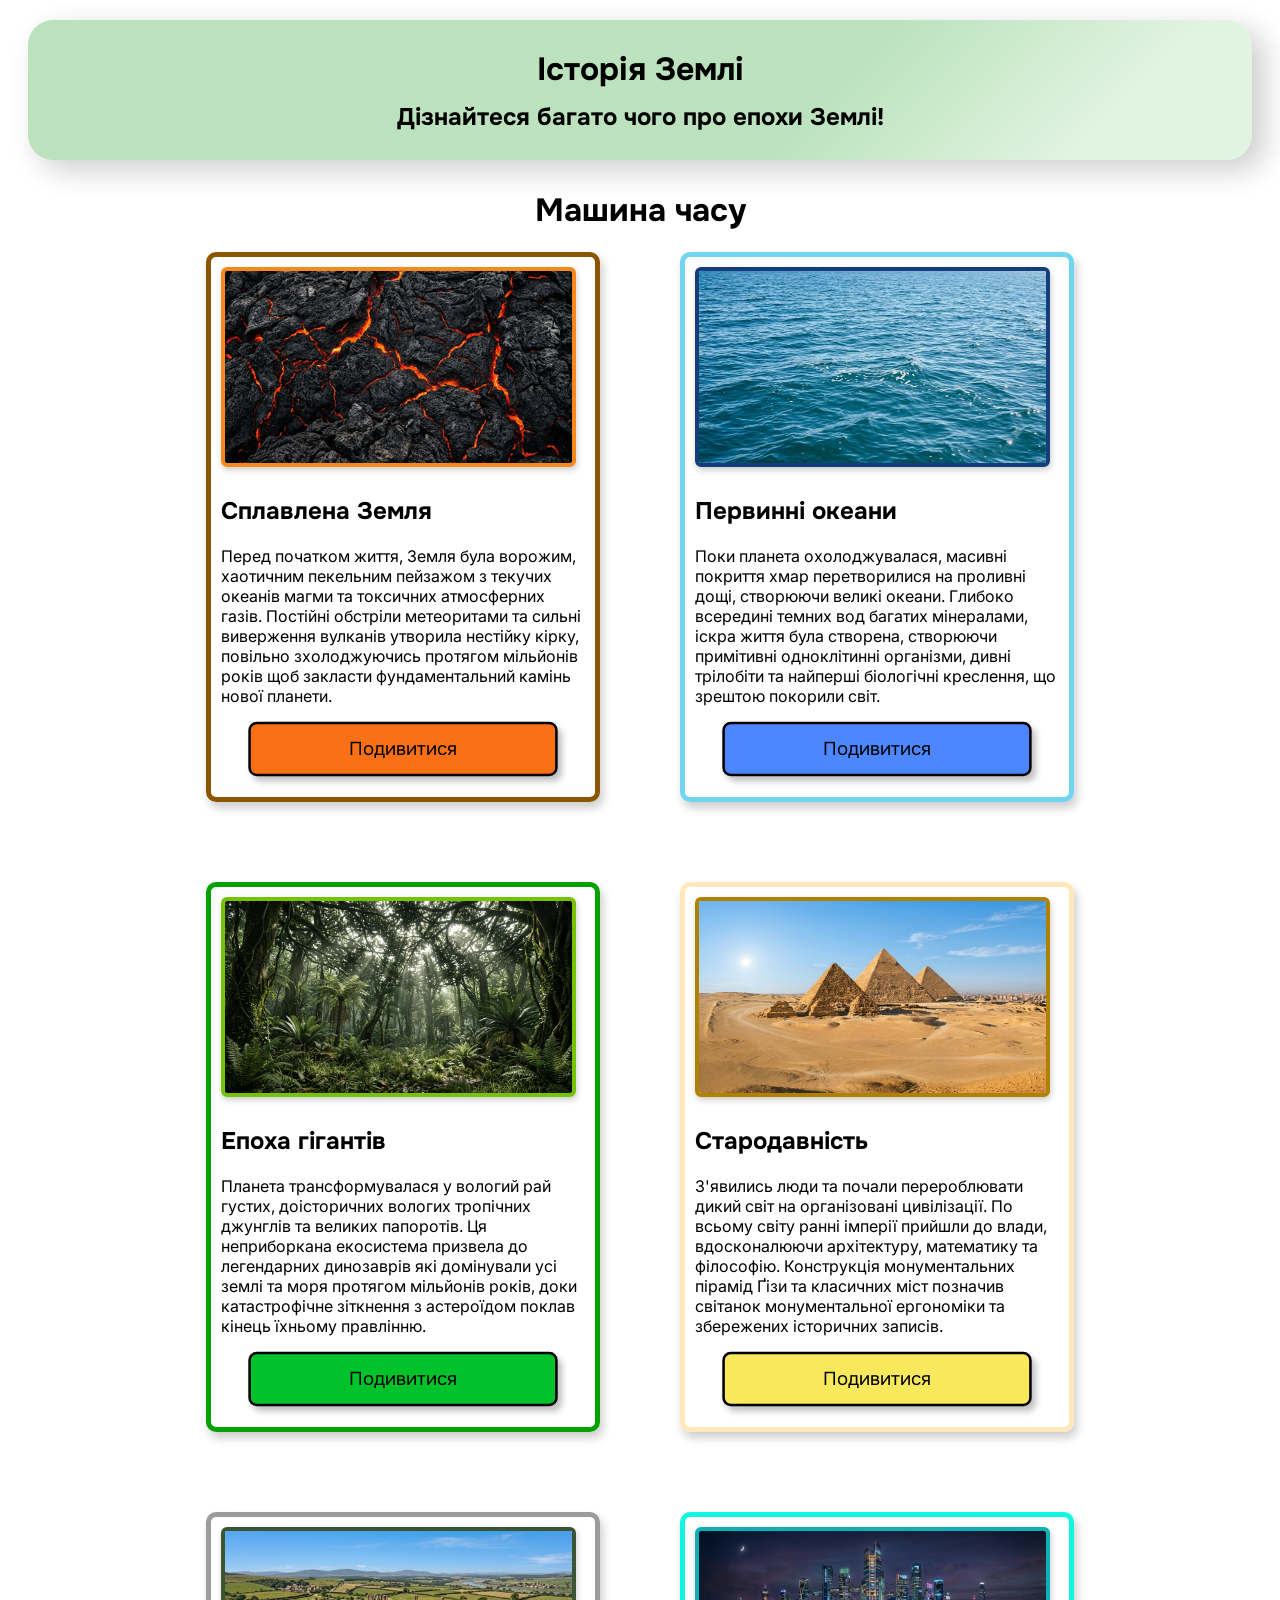
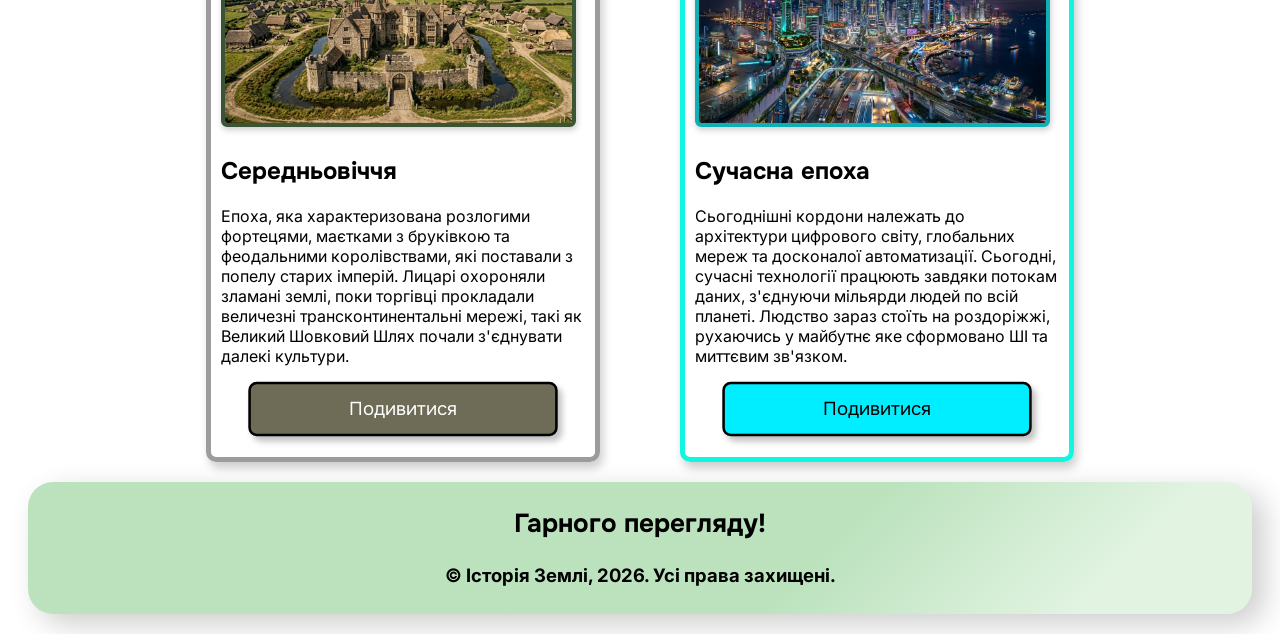
<file: index.html>
<!DOCTYPE html>
<html lang="uk">
    <head>
        <meta charset="UTF-8">
        <meta name="viewport" content="width=device-width, initial-scale=1.0">
        <title>Історія Землі // Головна</title>
        <link rel="stylesheet" href="style.css">
        <link rel="preconnect" href="https://fonts.googleapis.com">
        <link rel="preconnect" href="https://fonts.gstatic.com" crossorigin>
        <link rel="stylesheet" href="https://fonts.googleapis.com/css2?family=Inter:wght@400;500;600;700;800;900&amp;family=Onest:wght@600;700;800;900&amp;display=swap">
        <link rel="stylesheet" href="https://cdnjs.cloudflare.com/ajax/libs/animate.css/4.1.1/animate.css">
    </head>

    <body>
        <header class="animate__animated animate__fadeIn animate__delay-0.3s animate__duration-1.5s main-header">
            <h1>Історія Землі</h1>
            <h2>Дізнайтеся багато чого про епохи Землі!</h2>
        </header>
 
        <main>
            <h1>Машина часу</h1>
                <div class="card-container">
                <div class="card card-molten-earth animate__animated animate__fadeIn animate__delay-0.45s">
                    <img src="cracked-magma.png" class="img img-molten-earth">
                    <h2>Сплавлена Земля</h2>
                    <p>Перед початком життя, Земля була ворожим, хаотичним пекельним пейзажом з текучих океанів магми та токсичних атмосферних газів. Постійні обстріли метеоритами та сильні виверження вулканів утворила нестійку кірку, повільно зхолоджуючись протягом мільйонів років щоб закласти фундаментальний камінь нової планети.</p>
                    <div class="btn btn-molten-earth">
                        <a href="molten-earth.html">Подивитися</a>
                    </div>
                </div>

                <div class="card card-first-oceans animate__animated animate__fadeIn animate__delay-0.6s">
                    <img src="ocean-waves.png" class="img img-first-oceans">
                    <h2>Первинні океани</h2>
                    <p>Поки планета охолоджувалася, масивні покриття хмар перетворилися на проливні дощі, створюючи великі океани. Глибоко всередині темних вод багатих мінералами, іскра життя була створена, створюючи примітивні одноклітинні організми, дивні трілобіти та найперші біологічні креслення, що зрештою покорили світ.</p>
                    <div class="btn btn-first-oceans">
                        <a href="first-oceans.html">Подивитися</a>
                     </div>
                </div>

                <div class="card card-gigant-era animate__animated animate__fadeIn animate__delay-0.75s">
                    <img src="prehistoric-jungle.png" class="img img-gigant-era"> 
                    <h2>Епоха гігантів</h2>
                    <p>Планета трансформувалася у вологий рай густих, доісторичних вологих тропічних джунглів та великих папоротів. Ця неприборкана екосистема призвела до легендарних динозаврів які домінували усі землі та моря протягом мільйонів років, доки катастрофічне зіткнення з астероїдом поклав кінець їхньому правлінню.</p>
                    <div class="btn btn-gigant-era">
                        <a href="gigant-age.html">Подивитися</a>
                    </div>
                </div>

                <div class="card card-old-ages animate__animated animate__fadeIn animate__delay-0.9s">
                    <img src="pyramids-of-giza.png" class="img img-old-ages">
                    <h2>Стародавність</h2>
                    <p>З'явились люди та почали перероблювати дикий світ на організовані цивілізації. По всьому світу ранні імперії прийшли до влади, вдосконалюючи архітектуру, математику та філософію. Конструкція монументальних пірамід Ґізи та класичних міст позначив світанок монументальної ергономіки та збережених історичних записів.</p>
                    <div class="btn btn-old-ages">
                        <a href="old-ages.html">Подивитися</a>
                    </div>
                </div>

                <div class="card card-middle-ages animate__animated animate__fadeIn animate__delay-1.05s">
                    <img src="cobblestone-mansion.png" class="img img-middle-ages">
                    <h2>Середньовіччя</h2>
                    <p>Епоха, яка характеризована розлогими фортецями, маєтками з бруківкою та феодальними королівствами, які поставали з попелу старих імперій. Лицарі охороняли зламані землі, поки торгівці прокладали величезні трансконтинентальні мережі, такі як Великий Шовковий Шлях почали з'єднувати далекі культури.</p>
                    <div class="btn btn-middle-ages">
                        <a href="middle-ages.html">Подивитися</a>
                    </div>
                </div>
            
                <div class="card card-digital-era animate__animated animate__fadeIn animate__delay-1.2s">
                    <img src="modern-city.png" class="img img-digital-era">
                    <h2>Сучасна епоха</h2>
                    <p>Сьогоднішні кордони належать до архітектури цифрового світу, глобальних мереж та досконалої автоматизації. Сьогодні, сучасні технології працюють завдяки потокам даних, з'єднуючи мільярди людей по всій планеті. Людство зараз стоїть на роздоріжжі, рухаючись у майбутнє яке сформовано ШІ та миттєвим зв'язком.</p>
                    <div class="btn btn-digital-era">
                        <a href="modern-era.html">Подивитися</a>
                    </div>
                </div>
            </div>
        </main>

        <footer class="main-footer">
            <h2>Гарного перегляду!</h2>
            <h4>© Історія Землі, 2026. Усі права захищені.</h4>
        </footer>
</file>
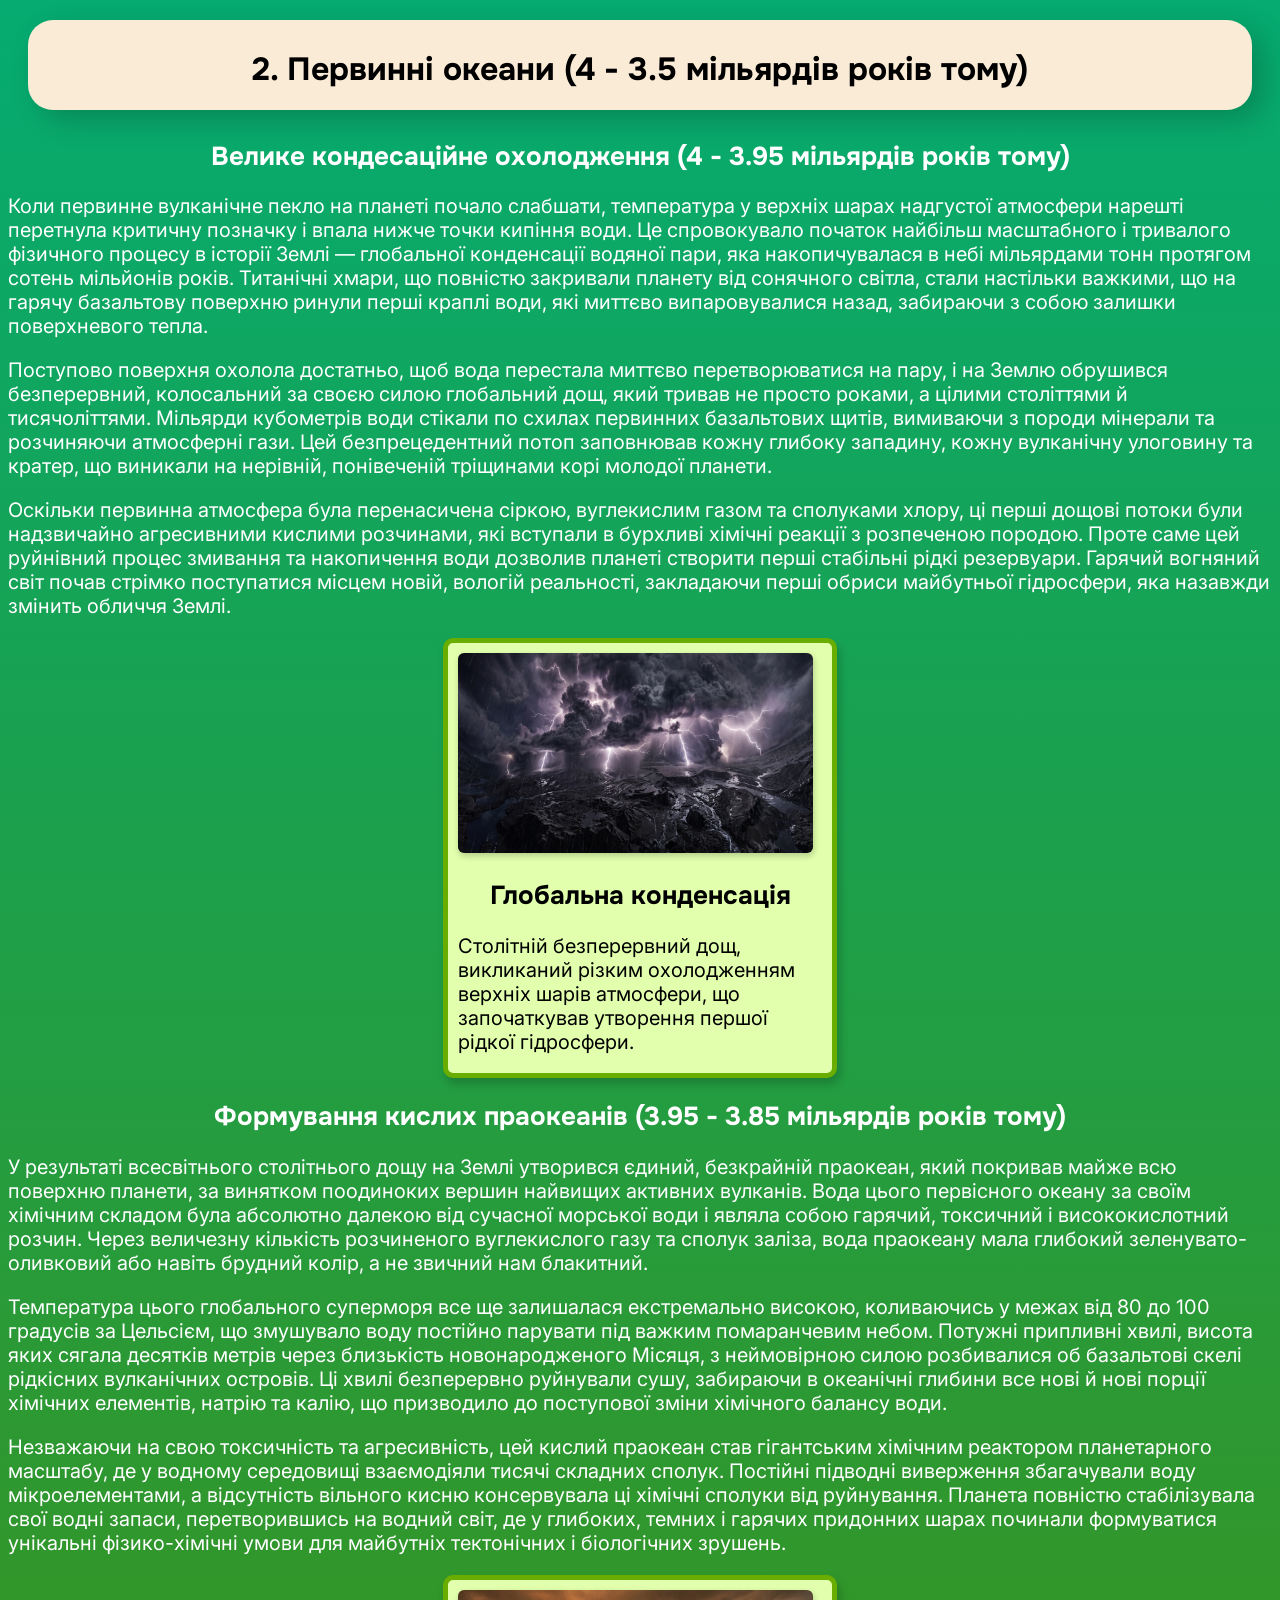
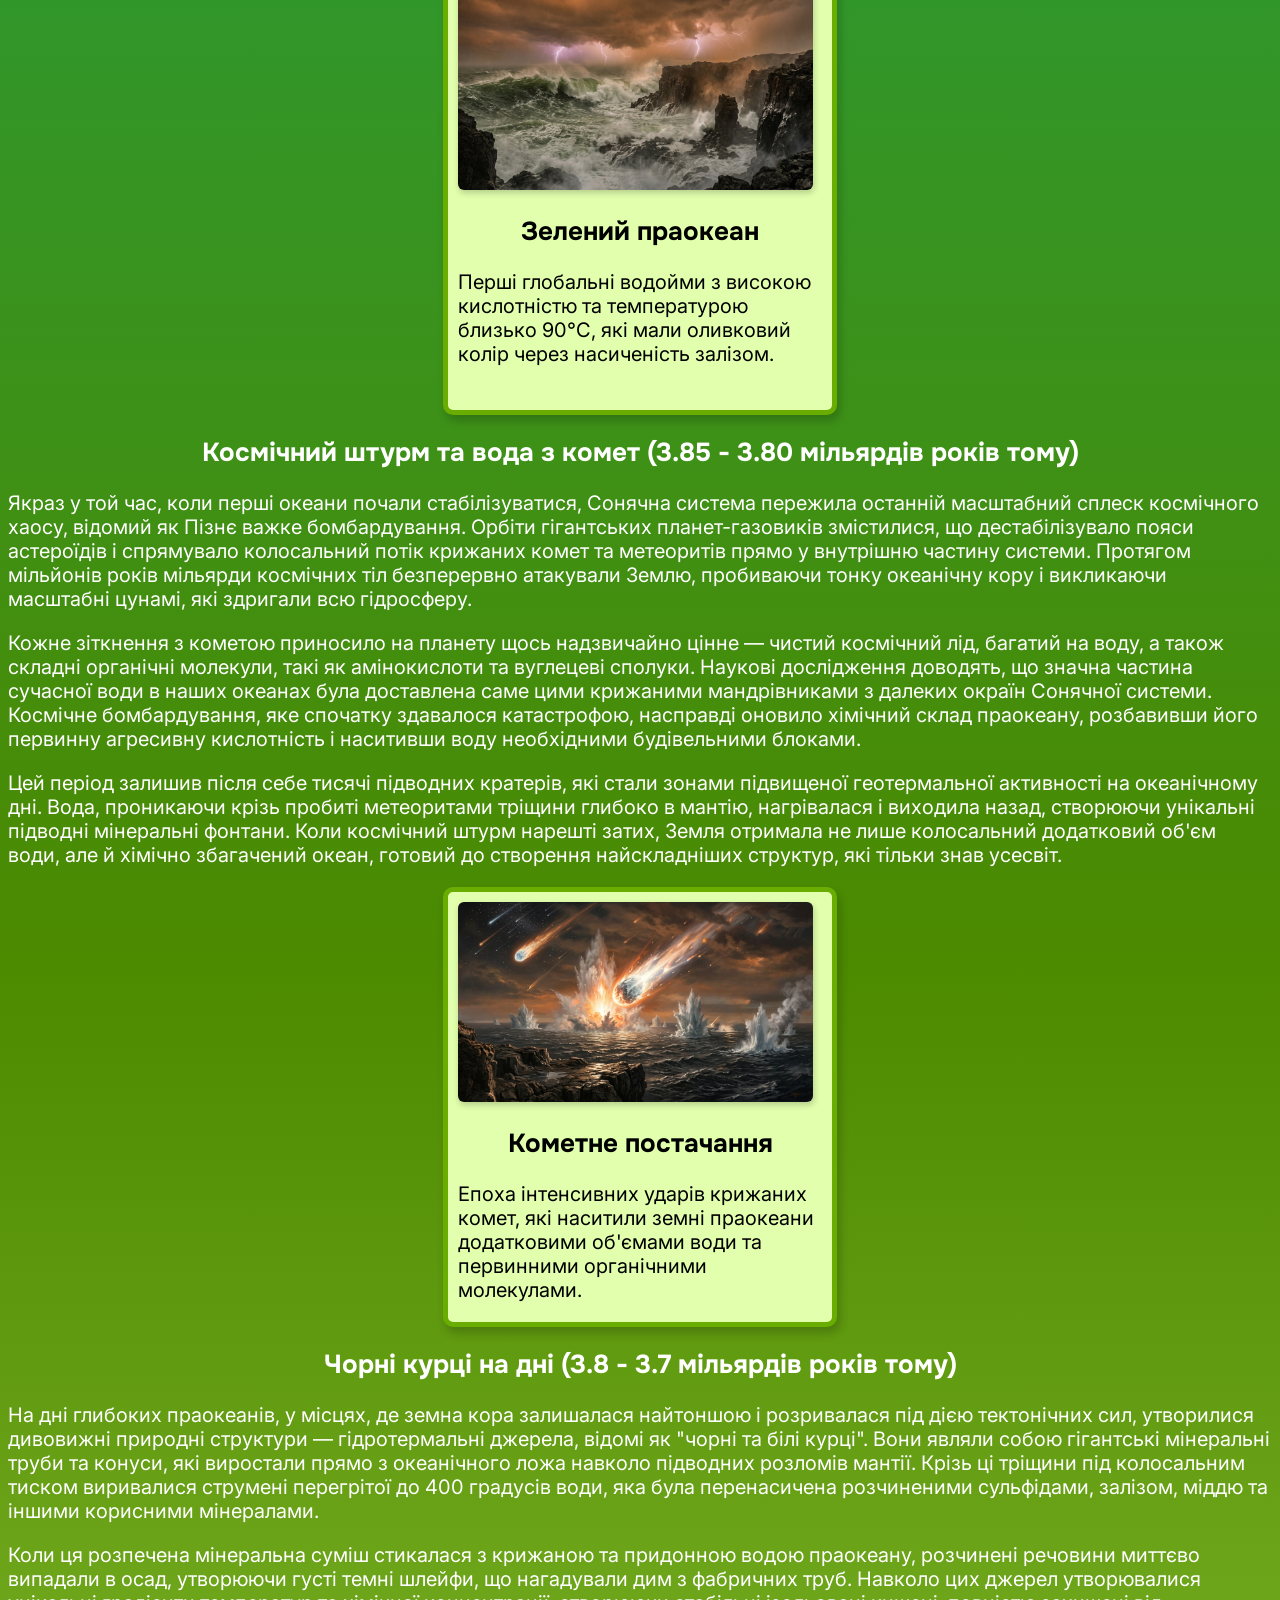
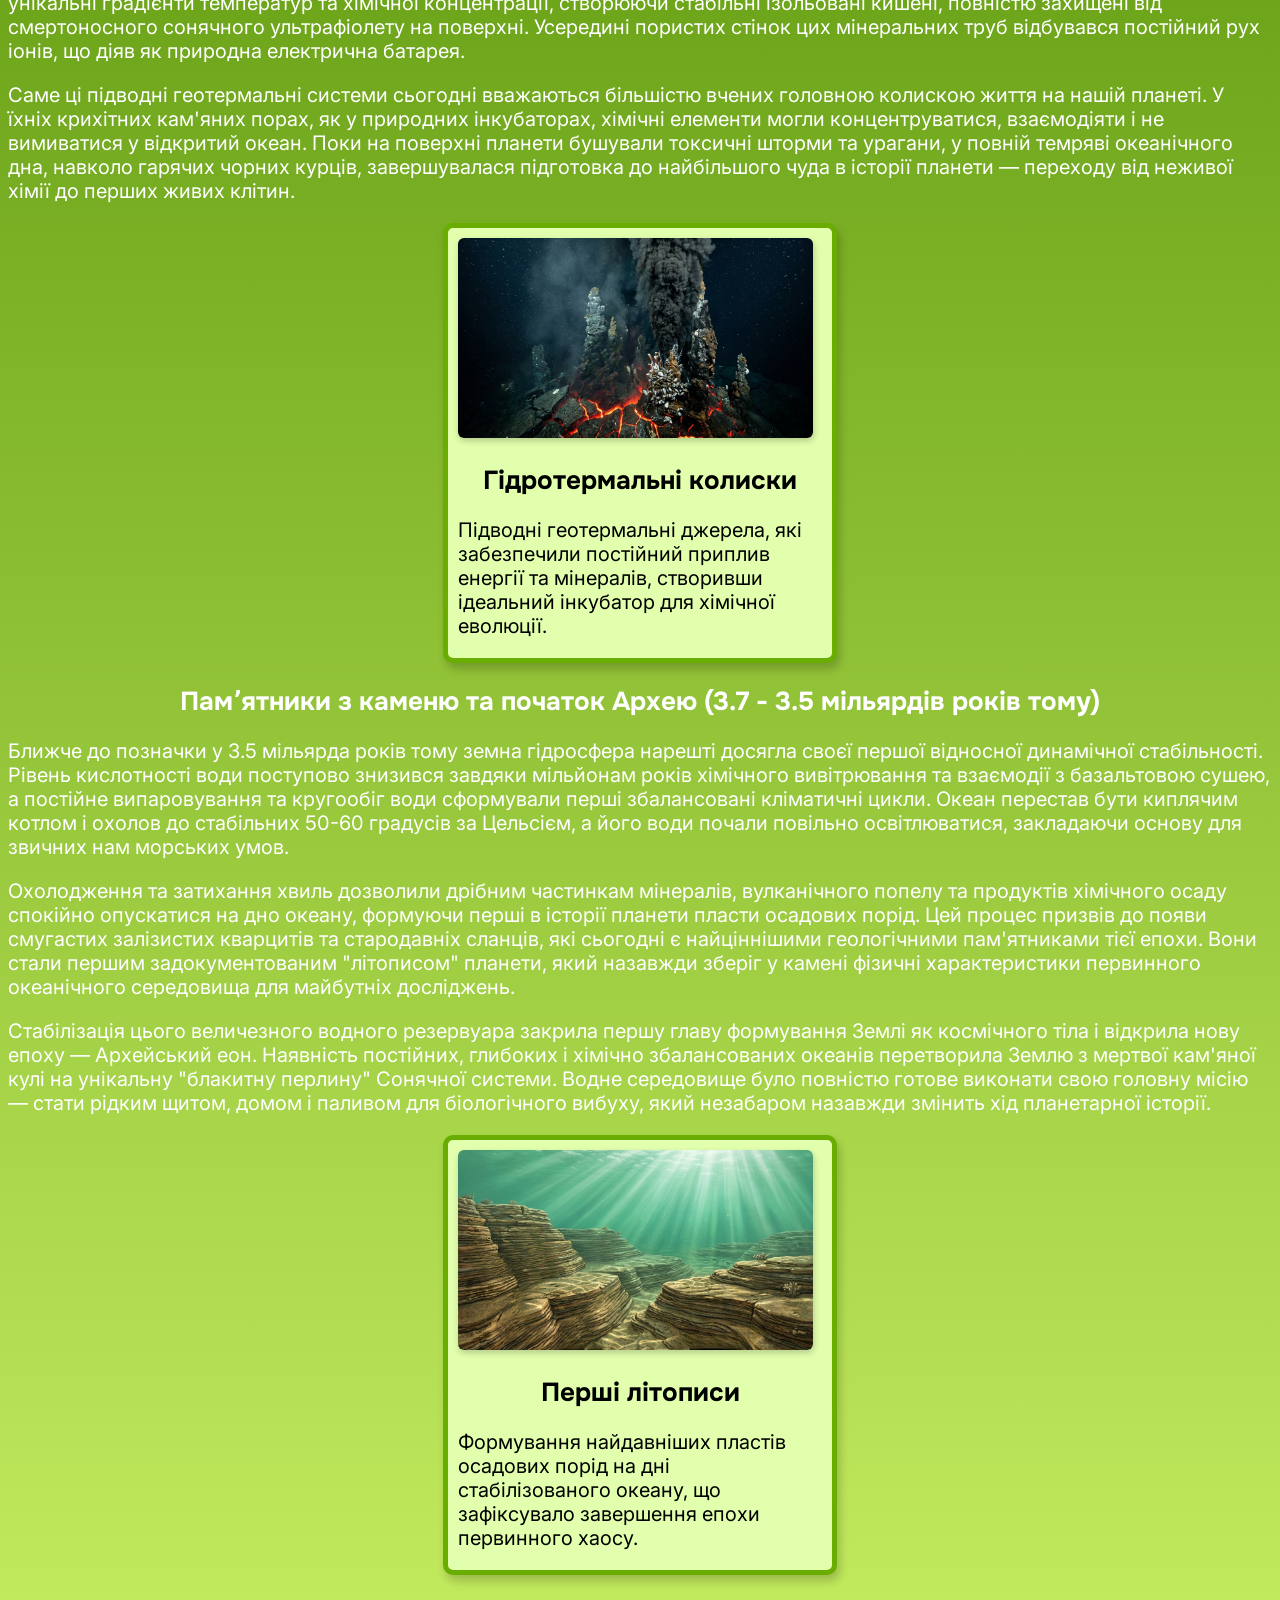
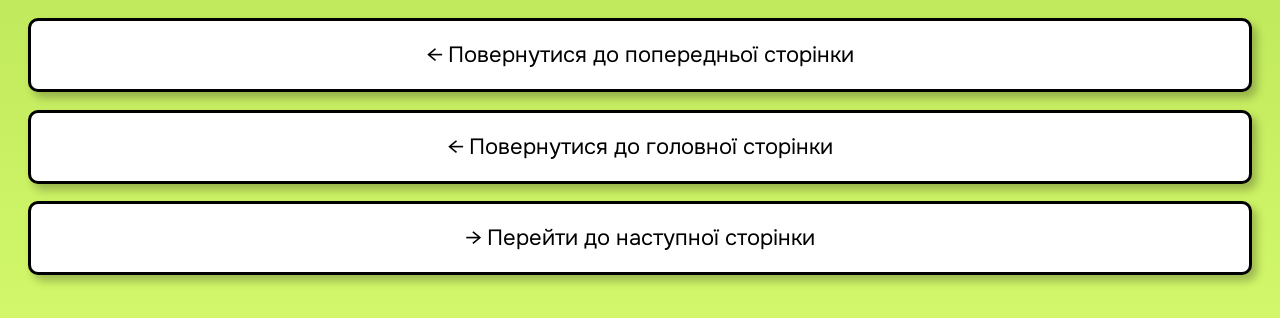
<file: first-oceans.html>
<!DOCTYPE html>
<html lang="uk" class="subpage theme-first-oceans">
    <head>
        <meta charset="UTF-8">
        <meta name="viewport" content="width=device-width, initial-scale=1.0">
        <title>Історія Землі // Перші Океани</title>
        <link rel="stylesheet" href="style.css">
        <link rel="preconnect" href="https://fonts.googleapis.com">
        <link rel="preconnect" href="https://fonts.gstatic.com" crossorigin>
        <link rel="stylesheet" href="https://fonts.googleapis.com/css2?family=Inter:wght@400;500;600;700;800;900&amp;family=Onest:wght@600;700;800;900&amp;display=swap">
        <link rel="stylesheet" href="https://cdnjs.cloudflare.com/ajax/libs/animate.css/4.1.1/animate.css">
    </head>

    <body>
        <header class="subpage-header">
            <h1>2. Первинні океани (4 - 3.5 мільярдів років тому)</h1>
        </header>
        <main>
            <h2>Велике кондесаційне охолодження (4 - 3.95 мільярдів років тому)</h2>
            <p>Коли первинне вулканічне пекло на планеті почало слабшати, температура у верхніх шарах надгустої атмосфери нарешті перетнула критичну позначку і впала нижче точки кипіння води. Це спровокувало початок найбільш масштабного і тривалого фізичного процесу в історії Землі — глобальної конденсації водяної пари, яка накопичувалася в небі мільярдами тонн протягом сотень мільйонів років. Титанічні хмари, що повністю закривали планету від сонячного світла, стали настільки важкими, що на гарячу базальтову поверхню ринули перші краплі води, які миттєво випаровувалися назад, забираючи з собою залишки поверхневого тепла.</p>
            <p>Поступово поверхня охолола достатньо, щоб вода перестала миттєво перетворюватися на пару, і на Землю обрушився безперервний, колосальний за своєю силою глобальний дощ, який тривав не просто роками, а цілими століттями й тисячоліттями. Мільярди кубометрів води стікали по схилах первинних базальтових щитів, вимиваючи з породи мінерали та розчиняючи атмосферні гази. Цей безпрецедентний потоп заповнював кожну глибоку западину, кожну вулканічну улоговину та кратер, що виникали на нерівній, понівеченій тріщинами корі молодої планети.</p>
            <p>Оскільки первинна атмосфера була перенасичена сіркою, вуглекислим газом та сполуками хлору, ці перші дощові потоки були надзвичайно агресивними кислими розчинами, які вступали в бурхливі хімічні реакції з розпеченою породою. Проте саме цей руйнівний процес змивання та накопичення води дозволив планеті створити перші стабільні рідкі резервуари. Гарячий вогняний світ почав стрімко поступатися місцем новій, вологій реальності, закладаючи перші обриси майбутньої гідросфери, яка назавжди змінить обличчя Землі.</p>
            <div class="subpage-card card-page-first-oceans">
                <img src="extreme-earth-storms.png" class="subpage-img">
                <h2>Глобальна конденсація</h2>
                <p>Столітній безперервний дощ, викликаний різким охолодженням верхніх шарів атмосфери, що започаткував утворення першої рідкої гідросфери.</p>
            </div>

            <h2>Формування кислих праокеанів (3.95 - 3.85 мільярдів років тому)</h2>
            <p>У результаті всесвітнього столітнього дощу на Землі утворився єдиний, безкрайній праокеан, який покривав майже всю поверхню планети, за винятком поодиноких вершин найвищих активних вулканів. Вода цього первісного океану за своїм хімічним складом була абсолютно далекою від сучасної морської води і являла собою гарячий, токсичний і висококислотний розчин. Через величезну кількість розчиненого вуглекислого газу та сполук заліза, вода праокеану мала глибокий зеленувато-оливковий або навіть брудний колір, а не звичний нам блакитний.</p>
            <p>Температура цього глобального суперморя все ще залишалася екстремально високою, коливаючись у межах від 80 до 100 градусів за Цельсієм, що змушувало воду постійно парувати під важким помаранчевим небом. Потужні припливні хвилі, висота яких сягала десятків метрів через близькість новонародженого Місяця, з неймовірною силою розбивалися об базальтові скелі рідкісних вулканічних островів. Ці хвилі безперервно руйнували сушу, забираючи в океанічні глибини все нові й нові порції хімічних елементів, натрію та калію, що призводило до поступової зміни хімічного балансу води.</p>
            <p>Незважаючи на свою токсичність та агресивність, цей кислий праокеан став гігантським хімічним реактором планетарного масштабу, де у водному середовищі взаємодіяли тисячі складних сполук. Постійні підводні виверження збагачували воду мікроелементами, а відсутність вільного кисню консервувала ці хімічні сполуки від руйнування. Планета повністю стабілізувала свої водні запаси, перетворившись на водний світ, де у глибоких, темних і гарячих придонних шарах починали формуватися унікальні фізико-хімічні умови для майбутніх тектонічних і біологічних зрушень.</p>
            <div class="subpage-card card-page-first-oceans">
                <img src="thunderstorm-and-huge-waves.png" class="subpage-img">
                <h2>Зелений праокеан</h2>
                <p>Перші глобальні водойми з високою кислотністю та температурою близько 90°C, які мали оливковий колір через насиченість залізом.</p>
            </div>

            <h2>Космічний штурм та вода з комет (3.85 - 3.80 мільярдів років тому)</h2>
            <p>Якраз у той час, коли перші океани почали стабілізуватися, Сонячна система пережила останній масштабний сплеск космічного хаосу, відомий як Пізнє важке бомбардування. Орбіти гігантських планет-газовиків змістилися, що дестабілізувало пояси астероїдів і спрямувало колосальний потік крижаних комет та метеоритів прямо у внутрішню частину системи. Протягом мільйонів років мільярди космічних тіл безперервно атакували Землю, пробиваючи тонку океанічну кору і викликаючи масштабні цунамі, які здригали всю гідросферу.</p>
            <p>Кожне зіткнення з кометою приносило на планету щось надзвичайно цінне — чистий космічний лід, багатий на воду, а також складні органічні молекули, такі як амінокислоти та вуглецеві сполуки. Наукові дослідження доводять, що значна частина сучасної води в наших океанах була доставлена саме цими крижаними мандрівниками з далеких окраїн Сонячної системи. Космічне бомбардування, яке спочатку здавалося катастрофою, насправді оновило хімічний склад праокеану, розбавивши його первинну агресивну кислотність і наситивши воду необхідними будівельними блоками.</p>
            <p>Цей період залишив після себе тисячі підводних кратерів, які стали зонами підвищеної геотермальної активності на океанічному дні. Вода, проникаючи крізь пробиті метеоритами тріщини глибоко в мантію, нагрівалася і виходила назад, створюючи унікальні підводні мінеральні фонтани. Коли космічний штурм нарешті затих, Земля отримала не лише колосальний додатковий об'єм води, але й хімічно збагачений океан, готовий до створення найскладніших структур, які тільки знав усесвіт.</p>
            <div class="subpage-card card-page-first-oceans">
                <img src="falling-comets.png" class="subpage-img">
                <h2>Кометне постачання</h2>
                <p>Епоха інтенсивних ударів крижаних комет, які наситили земні праокеани додатковими об'ємами води та первинними органічними молекулами.</p>
            </div>

            <h2>Чорні курці на дні (3.8 - 3.7 мільярдів років тому)</h2>
            <p>На дні глибоких праокеанів, у місцях, де земна кора залишалася найтоншою і розривалася під дією тектонічних сил, утворилися дивовижні природні структури — гідротермальні джерела, відомі як "чорні та білі курці". Вони являли собою гігантські мінеральні труби та конуси, які виростали прямо з океанічного ложа навколо підводних розломів мантії. Крізь ці тріщини під колосальним тиском виривалися струмені перегрітої до 400 градусів води, яка була перенасичена розчиненими сульфідами, залізом, міддю та іншими корисними мінералами.</p>
            <p>Коли ця розпечена мінеральна суміш стикалася з крижаною та придонною водою праокеану, розчинені речовини миттєво випадали в осад, утворюючи густі темні шлейфи, що нагадували дим з фабричних труб. Навколо цих джерел утворювалися унікальні градієнти температур та хімічної концентрації, створюючи стабільні ізольовані кишені, повністю захищені від смертоносного сонячного ультрафіолету на поверхні. Усередині пористих стінок цих мінеральних труб відбувався постійний рух іонів, що діяв як природна електрична батарея.</p>
            <p>Саме ці підводні геотермальні системи сьогодні вважаються більшістю вчених головною колискою життя на нашій планеті. У їхніх крихітних кам'яних порах, як у природних інкубаторах, хімічні елементи могли концентруватися, взаємодіяти і не вимиватися у відкритий океан. Поки на поверхні планети бушували токсичні шторми та урагани, у повній темряві океанічного дна, навколо гарячих чорних курців, завершувалася підготовка до найбільшого чуда в історії планети — переходу від неживої хімії до перших живих клітин.</p>
            <div class="subpage-card card-page-first-oceans">
                <img src="underwater-smokers.png" class="subpage-img">
                <h2>Гідротермальні колиски</h2>
                <p>Підводні геотермальні джерела, які забезпечили постійний приплив енергії та мінералів, створивши ідеальний інкубатор для хімічної еволюції.</p>
            </div>

            <h2>Памʼятники з каменю та початок Архею (3.7 - 3.5 мільярдів років тому)</h2>
            <p>Ближче до позначки у 3.5 мільярда років тому земна гідросфера нарешті досягла своєї першої відносної динамічної стабільності. Рівень кислотності води поступово знизився завдяки мільйонам років хімічного вивітрювання та взаємодії з базальтовою сушею, а постійне випаровування та кругообіг води сформували перші збалансовані кліматичні цикли. Океан перестав бути киплячим котлом і охолов до стабільних 50-60 градусів за Цельсієм, а його води почали повільно освітлюватися, закладаючи основу для звичних нам морських умов.</p>
            <p>Охолодження та затихання хвиль дозволили дрібним частинкам мінералів, вулканічного попелу та продуктів хімічного осаду спокійно опускатися на дно океану, формуючи перші в історії планети пласти осадових порід. Цей процес призвів до появи смугастих залізистих кварцитів та стародавніх сланців, які сьогодні є найціннішими геологічними пам'ятниками тієї епохи. Вони стали першим задокументованим "літописом" планети, який назавжди зберіг у камені фізичні характеристики первинного океанічного середовища для майбутніх досліджень.</p>
            <p>Стабілізація цього величезного водного резервуара закрила першу главу формування Землі як космічного тіла і відкрила нову епоху — Архейський еон. Наявність постійних, глибоких і хімічно збалансованих океанів перетворила Землю з мертвої кам'яної кулі на унікальну "блакитну перлину" Сонячної системи. Водне середовище було повністю готове виконати свою головну місію — стати рідким щитом, домом і паливом для біологічного вибуху, який незабаром назавжди змінить хід планетарної історії.</p>
            <div class="subpage-card card-page-first-oceans">
                <img src="the-forming-seas.png" class="subpage-img">
                <h2>Перші літописи</h2>
                <p>Формування найдавніших пластів осадових порід на дні стабілізованого океану, що зафіксувало завершення епохи первинного хаосу.</p>
            </div>
        </main>
        <footer class="subpage-footer">
            <div class="button button-back">
                <a href="molten-earth.html">← Повернутися до попередньої сторінки</a>
            </div>
            <div class="button button-main-page">
                <a href="index.html">← Повернутися до головної сторінки</a>
            </div>
        
            <div class="button button-continue">
                <a href="gigant-age.html">→ Перейти до наступної сторінки</a>
            </div>
        </footer>
    </body>
</html>
</file>
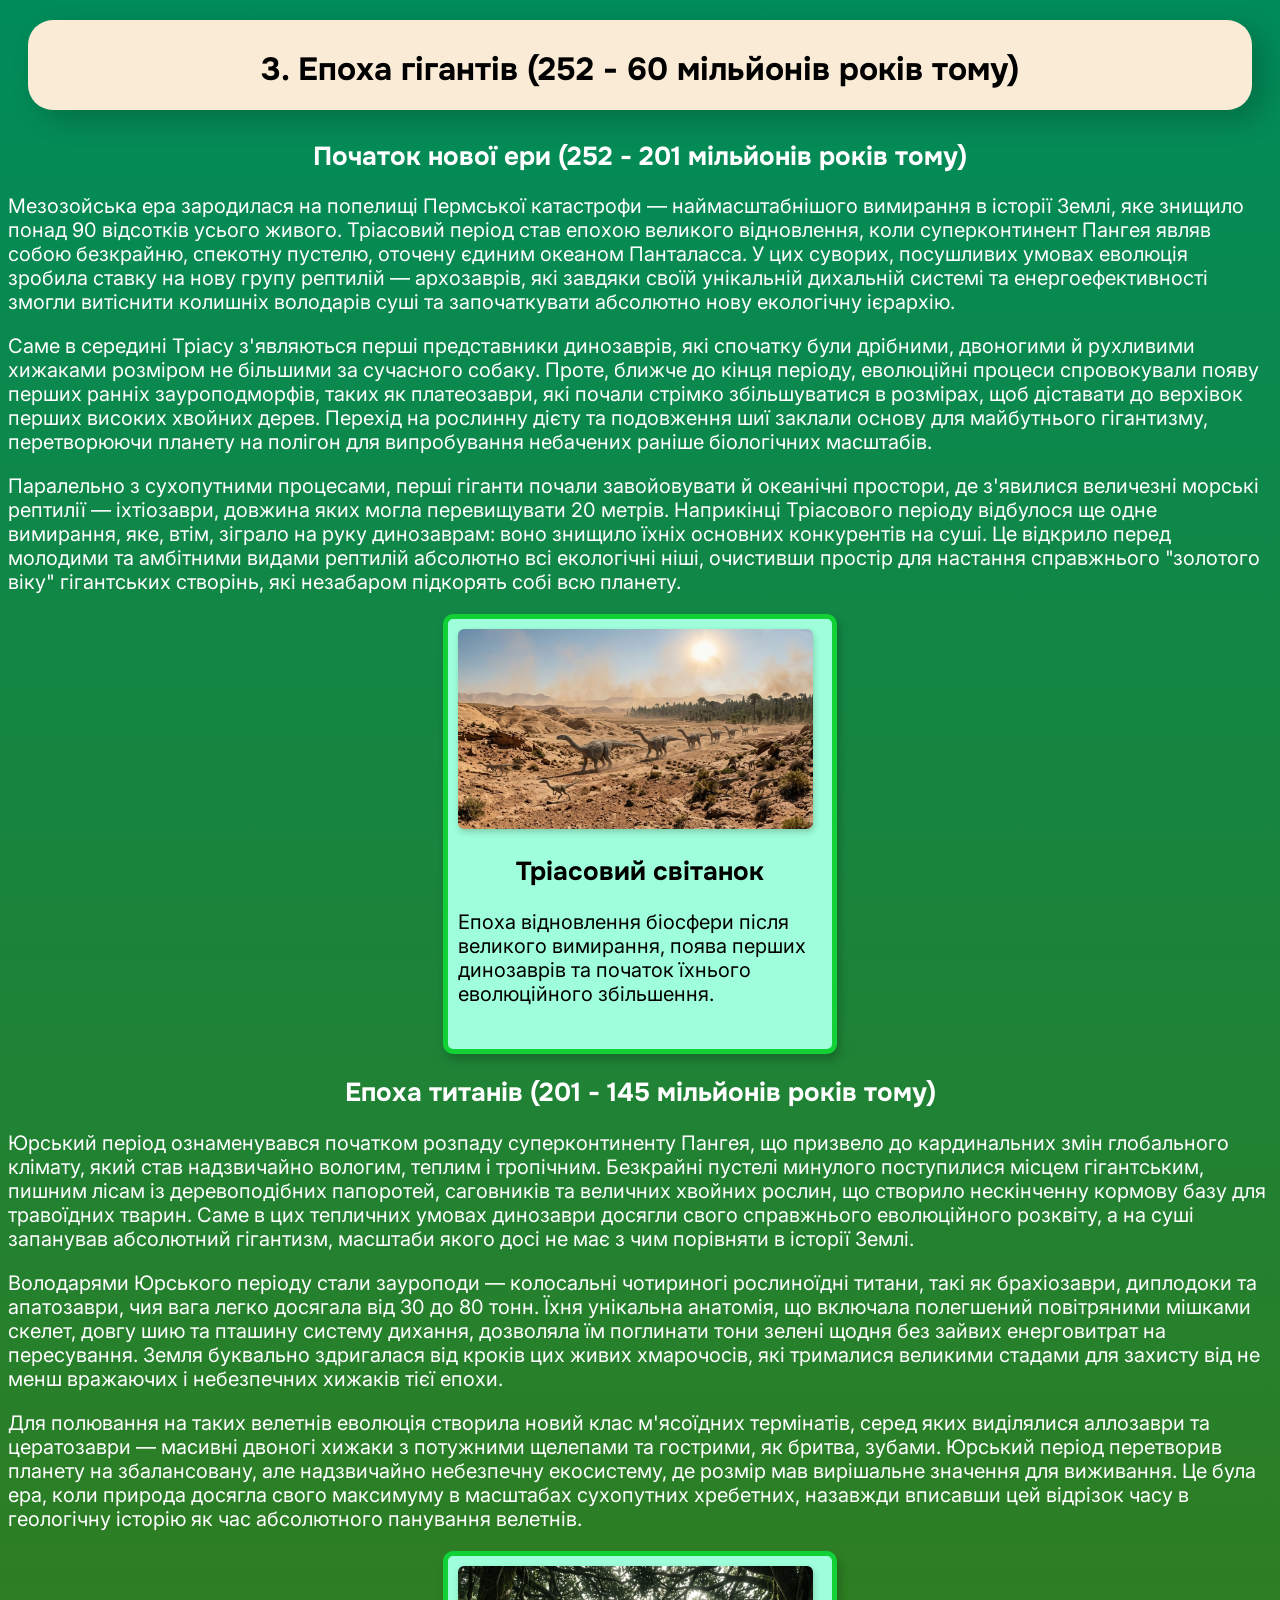
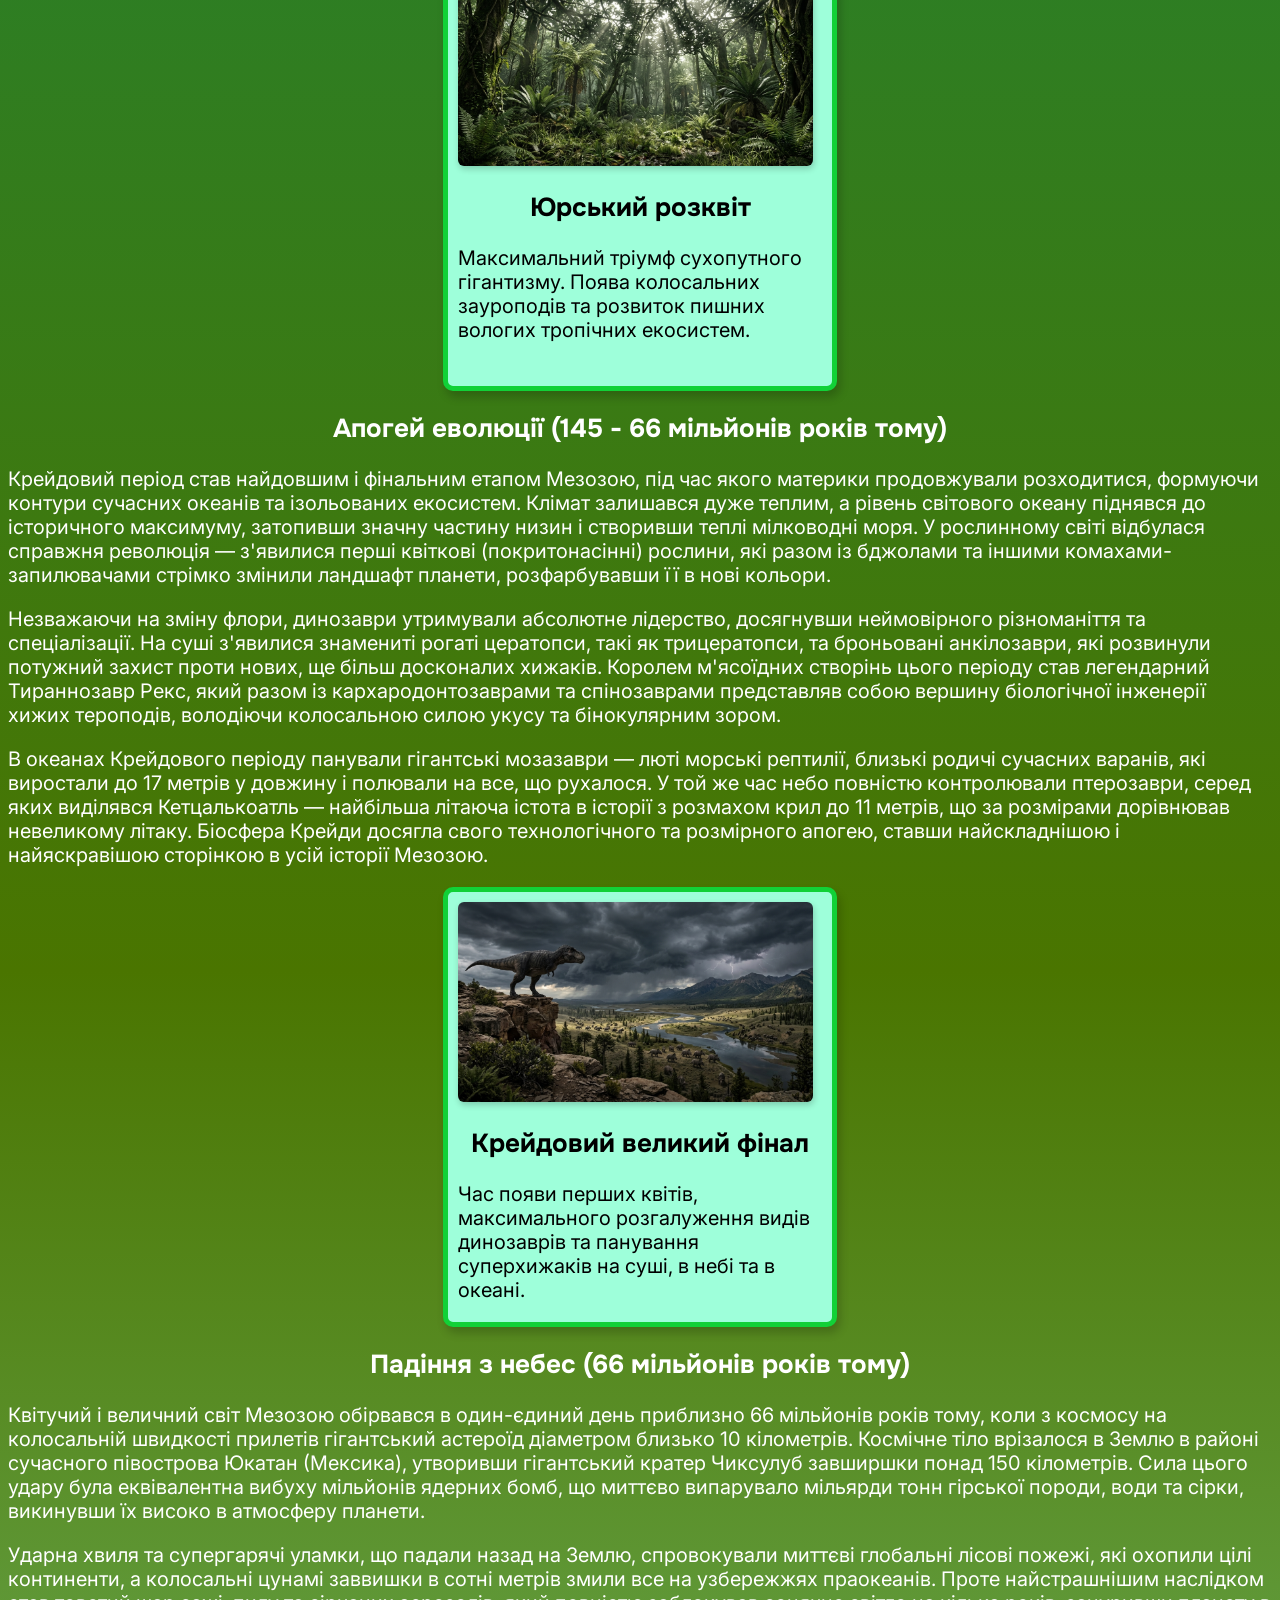
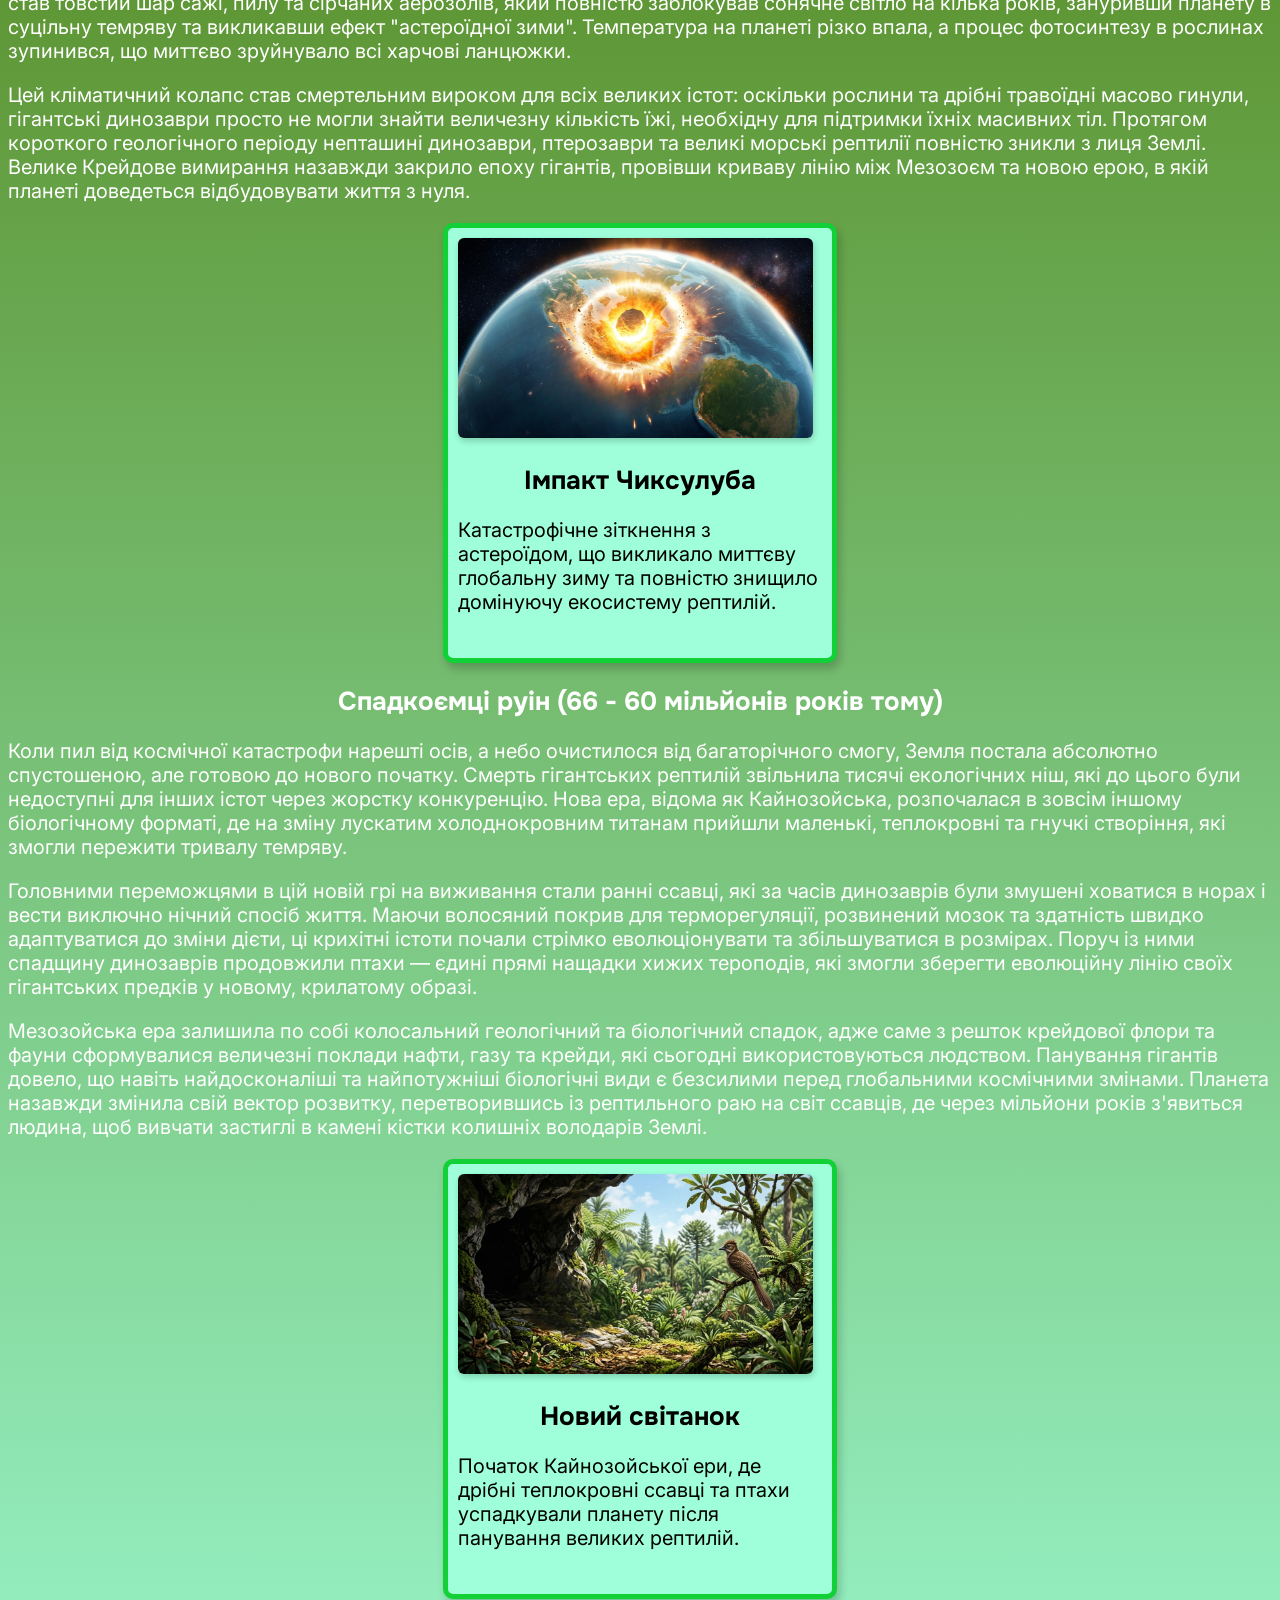
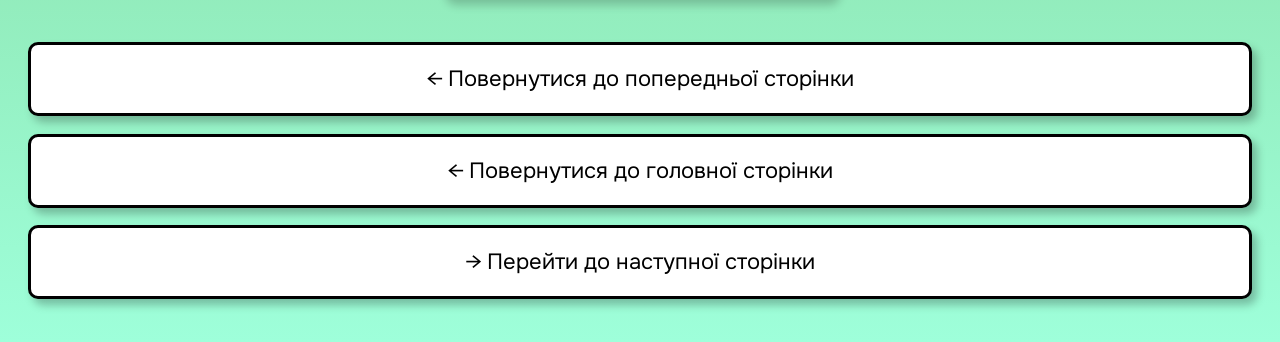
<file: gigant-age.html>
<!DOCTYPE html>
<html lang="uk" class="subpage theme-gigant-age">
    <head>
        <meta charset="UTF-8">
        <meta name="viewport" content="width=device-width, initial-scale=1.0">
        <title>Історія Землі // Епоха Гігантів</title>
        <link rel="stylesheet" href="style.css">
        <link rel="preconnect" href="https://fonts.googleapis.com">
        <link rel="preconnect" href="https://fonts.gstatic.com" crossorigin>
        <link rel="stylesheet" href="https://fonts.googleapis.com/css2?family=Inter:wght@400;500;600;700;800;900&amp;family=Onest:wght@600;700;800;900&amp;display=swap">
        <link rel="stylesheet" href="https://cdnjs.cloudflare.com/ajax/libs/animate.css/4.1.1/animate.css">
    </head>

    <body>
        <header class="subpage-header">
            <h1>3. Епоха гігантів (252 - 60 мільйонів років тому)</h1>
        </header>
        <main>
            <h2>Початок нової ери (252 - 201 мільйонів років тому)</h2>
            <p>Мезозойська ера зародилася на попелищі Пермської катастрофи — наймасштабнішого вимирання в історії Землі, яке знищило понад 90 відсотків усього живого. Тріасовий період став епохою великого відновлення, коли суперконтинент Пангея являв собою безкрайню, спекотну пустелю, оточену єдиним океаном Панталасса. У цих суворих, посушливих умовах еволюція зробила ставку на нову групу рептилій — архозаврів, які завдяки своїй унікальній дихальній системі та енергоефективності змогли витіснити колишніх володарів суші та започаткувати абсолютно нову екологічну ієрархію.</p>
            <p>Саме в середині Тріасу з'являються перші представники динозаврів, які спочатку були дрібними, двоногими й рухливими хижаками розміром не більшими за сучасного собаку. Проте, ближче до кінця періоду, еволюційні процеси спровокували появу перших ранніх зауроподморфів, таких як платеозаври, які почали стрімко збільшуватися в розмірах, щоб діставати до верхівок перших високих хвойних дерев. Перехід на рослинну дієту та подовження шиї заклали основу для майбутнього гігантизму, перетворюючи планету на полігон для випробування небачених раніше біологічних масштабів.</p>
            <p>Паралельно з сухопутними процесами, перші гіганти почали завойовувати й океанічні простори, де з'явилися величезні морські рептилії — іхтіозаври, довжина яких могла перевищувати 20 метрів. Наприкінці Тріасового періоду відбулося ще одне вимирання, яке, втім, зіграло на руку динозаврам: воно знищило їхніх основних конкурентів на суші. Це відкрило перед молодими та амбітними видами рептилій абсолютно всі екологічні ніші, очистивши простір для настання справжнього "золотого віку" гігантських створінь, які незабаром підкорять собі всю планету.</p>
            <div class="subpage-card card-page-gigant-age">
                <img src="mezozoic-deserts.png" class="subpage-img">
                <h2>Тріасовий світанок</h2>
                <p>Епоха відновлення біосфери після великого вимирання, поява перших динозаврів та початок їхнього еволюційного збільшення.</p>
            </div>

            <h2>Епоха титанів (201 - 145 мільйонів років тому)</h2>
            <p>Юрський період ознаменувався початком розпаду суперконтиненту Пангея, що призвело до кардинальних змін глобального клімату, який став надзвичайно вологим, теплим і тропічним. Безкрайні пустелі минулого поступилися місцем гігантським, пишним лісам із деревоподібних папоротей, саговників та величних хвойних рослин, що створило нескінченну кормову базу для травоїдних тварин. Саме в цих тепличних умовах динозаври досягли свого справжнього еволюційного розквіту, а на суші запанував абсолютний гігантизм, масштаби якого досі не має з чим порівняти в історії Землі.</p>
            <p>Володарями Юрського періоду стали зауроподи — колосальні чотириногі рослиноїдні титани, такі як брахіозаври, диплодоки та апатозаври, чия вага легко досягала від 30 до 80 тонн. Їхня унікальна анатомія, що включала полегшений повітряними мішками скелет, довгу шию та пташину систему дихання, дозволяла їм поглинати тони зелені щодня без зайвих енерговитрат на пересування. Земля буквально здригалася від кроків цих живих хмарочосів, які трималися великими стадами для захисту від не менш вражаючих і небезпечних хижаків тієї епохи.</p>
            <p>Для полювання на таких велетнів еволюція створила новий клас м'ясоїдних термінатів, серед яких виділялися аллозаври та цератозаври — масивні двоногі хижаки з потужними щелепами та гострими, як бритва, зубами. Юрський період перетворив планету на збалансовану, але надзвичайно небезпечну екосистему, де розмір мав вирішальне значення для виживання. Це була ера, коли природа досягла свого максимуму в масштабах сухопутних хребетних, назавжди вписавши цей відрізок часу в геологічну історію як час абсолютного панування велетнів.</p>
            <div class="subpage-card card-page-gigant-age">
                <img src="prehistoric-jungle.png" class="subpage-img">
                <h2>Юрський розквіт</h2>
                <p>Максимальний тріумф сухопутного гігантизму. Поява колосальних зауроподів та розвиток пишних вологих тропічних екосистем.</p>
            </div>

            <h2>Апогей еволюції (145 - 66 мільйонів років тому)</h2>
            <p>Крейдовий період став найдовшим і фінальним етапом Мезозою, під час якого материки продовжували розходитися, формуючи контури сучасних океанів та ізольованих екосистем. Клімат залишався дуже теплим, а рівень світового океану піднявся до історичного максимуму, затопивши значну частину низин і створивши теплі мілководні моря. У рослинному світі відбулася справжня революція — з'явилися перші квіткові (покритонасінні) рослини, які разом із бджолами та іншими комахами-запилювачами стрімко змінили ландшафт планети, розфарбувавши її в нові кольори.</p>
            <p>Незважаючи на зміну флори, динозаври утримували абсолютне лідерство, досягнувши неймовірного різноманіття та спеціалізації. На суші з'явилися знамениті рогаті цератопси, такі як трицератопси, та броньовані анкілозаври, які розвинули потужний захист проти нових, ще більш досконалих хижаків. Королем м'ясоїдних створінь цього періоду став легендарний Тираннозавр Рекс, який разом із кархародонтозаврами та спінозаврами представляв собою вершину біологічної інженерії хижих тероподів, володіючи колосальною силою укусу та бінокулярним зором.</p>
            <p>В океанах Крейдового періоду панували гігантські мозазаври — люті морські рептилії, близькі родичі сучасних варанів, які виростали до 17 метрів у довжину і полювали на все, що рухалося. У той же час небо повністю контролювали птерозаври, серед яких виділявся Кетцалькоатль — найбільша літаюча істота в історії з розмахом крил до 11 метрів, що за розмірами дорівнював невеликому літаку. Біосфера Крейди досягла свого технологічного та розмірного апогею, ставши найскладнішою і найяскравішою сторінкою в усій історії Мезозою.</p>
            <div class="subpage-card card-page-gigant-age">
                <img src="cretaceous-landscape.png" class="subpage-img">
                <h2>Крейдовий великий фінал</h2>
                <p>Час появи перших квітів, максимального розгалуження видів динозаврів та панування суперхижаків на суші, в небі та в океані.</p>
            </div>

            <h2>Падіння з небес (66 мільйонів років тому)</h2>
            <p>Квітучий і величний світ Мезозою обірвався в один-єдиний день приблизно 66 мільйонів років тому, коли з космосу на колосальній швидкості прилетів гігантський астероїд діаметром близько 10 кілометрів. Космічне тіло врізалося в Землю в районі сучасного півострова Юкатан (Мексика), утворивши гігантський кратер Чиксулуб завширшки понад 150 кілометрів. Сила цього удару була еквівалентна вибуху мільйонів ядерних бомб, що миттєво випарувало мільярди тонн гірської породи, води та сірки, викинувши їх високо в атмосферу планети.</p>
            <p>Ударна хвиля та супергарячі уламки, що падали назад на Землю, спровокували миттєві глобальні лісові пожежі, які охопили цілі континенти, а колосальні цунамі заввишки в сотні метрів змили все на узбережжях праокеанів. Проте найстрашнішим наслідком став товстий шар сажі, пилу та сірчаних аерозолів, який повністю заблокував сонячне світло на кілька років, зануривши планету в суцільну темряву та викликавши ефект "астероїдної зими". Температура на планеті різко впала, а процес фотосинтезу в рослинах зупинився, що миттєво зруйнувало всі харчові ланцюжки.</p>
            <p>Цей кліматичний колапс став смертельним вироком для всіх великих істот: оскільки рослини та дрібні травоїдні масово гинули, гігантські динозаври просто не могли знайти величезну кількість їжі, необхідну для підтримки їхніх масивних тіл. Протягом короткого геологічного періоду непташині динозаври, птерозаври та великі морські рептилії повністю зникли з лиця Землі. Велике Крейдове вимирання назавжди закрило епоху гігантів, провівши криваву лінію між Мезозоєм та новою ерою, в якій планеті доведеться відбудовувати життя з нуля.</p>
            <div class="subpage-card card-page-gigant-age">
                <img src="chicxulub-impact.png" class="subpage-img">
                <h2>Імпакт Чиксулуба</h2>
                <p>Катастрофічне зіткнення з астероїдом, що викликало миттєву глобальну зиму та повністю знищило домінуючу екосистему рептилій.</p>
            </div>

            <h2>Спадкоємці руін (66 - 60 мільйонів років тому)</h2>
            <p>Коли пил від космічної катастрофи нарешті осів, а небо очистилося від багаторічного смогу, Земля постала абсолютно спустошеною, але готовою до нового початку. Смерть гігантських рептилій звільнила тисячі екологічних ніш, які до цього були недоступні для інших істот через жорстку конкуренцію. Нова ера, відома як Кайнозойська, розпочалася в зовсім іншому біологічному форматі, де на зміну лускатим холоднокровним титанам прийшли маленькі, теплокровні та гнучкі створіння, які змогли пережити тривалу темряву.</p>
            <p>Головними переможцями в цій новій грі на виживання стали ранні ссавці, які за часів динозаврів були змушені ховатися в норах і вести виключно нічний спосіб життя. Маючи волосяний покрив для терморегуляції, розвинений мозок та здатність швидко адаптуватися до зміни дієти, ці крихітні істоти почали стрімко еволюціонувати та збільшуватися в розмірах. Поруч із ними спадщину динозаврів продовжили птахи — єдині прямі нащадки хижих тероподів, які змогли зберегти еволюційну лінію своїх гігантських предків у новому, крилатому образі.</p>
            <p>Мезозойська ера залишила по собі колосальний геологічний та біологічний спадок, адже саме з решток крейдової флори та фауни сформувалися величезні поклади нафти, газу та крейди, які сьогодні використовуються людством. Панування гігантів довело, що навіть найдосконаліші та найпотужніші біологічні види є безсилими перед глобальними космічними змінами. Планета назавжди змінила свій вектор розвитку, перетворившись із рептильного раю на світ ссавців, де через мільйони років з'явиться людина, щоб вивчати застиглі в камені кістки колишніх володарів Землі.</p>
            <div class="subpage-card card-page-gigant-age">
                <img src="post-impact-recovery.png" class="subpage-img">
                <h2>Новий світанок</h2>
                <p>Початок Кайнозойської ери, де дрібні теплокровні ссавці та птахи успадкували планету після панування великих рептилій.</p>
            </div>
        </main>
        <footer class="subpage-footer">
            <div class="button button-back">
                <a href="first-oceans.html">← Повернутися до попередньої сторінки</a>
            </div>
            <div class="button button-main-page">
                <a href="index.html">← Повернутися до головної сторінки</a>
            </div>
        
            <div class="button button-continue">
                <a href="old-ages.html">→ Перейти до наступної сторінки</a>
            </div>
        </footer>
    </body>
</html>
</file>
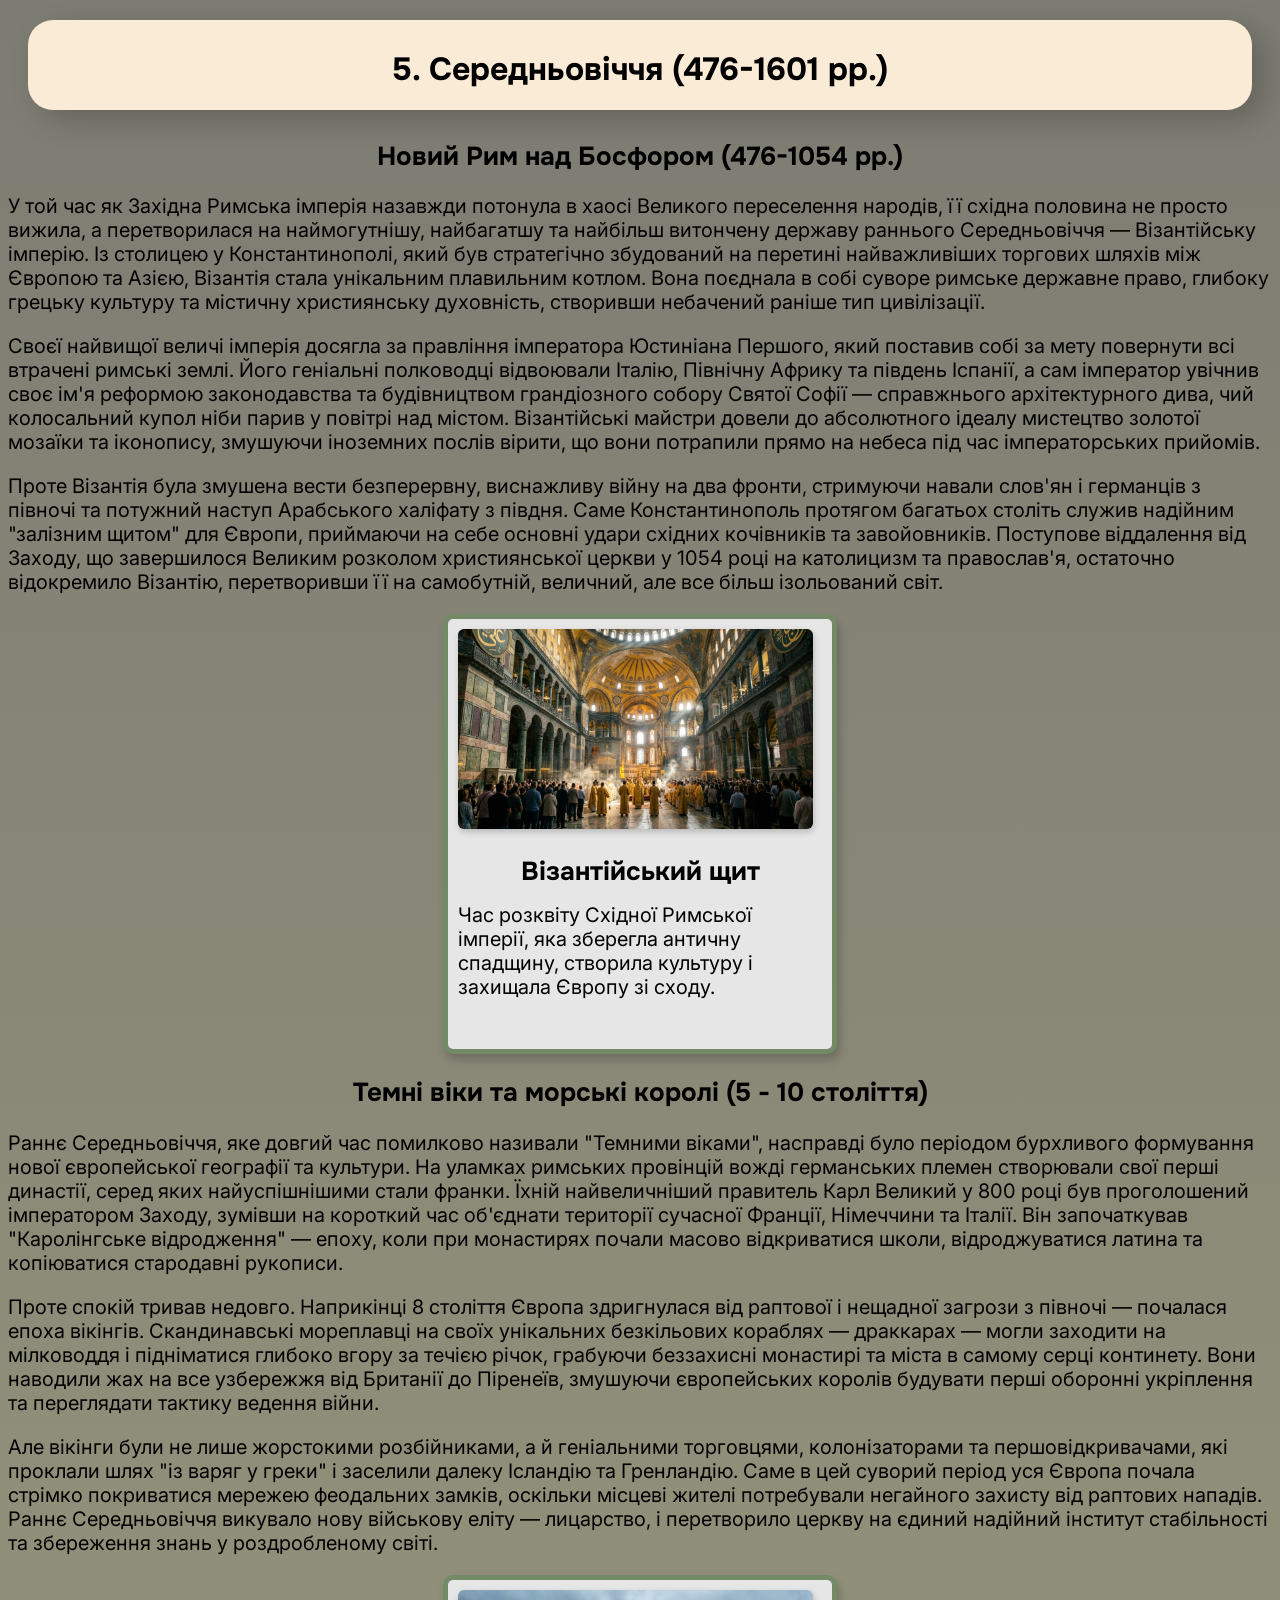
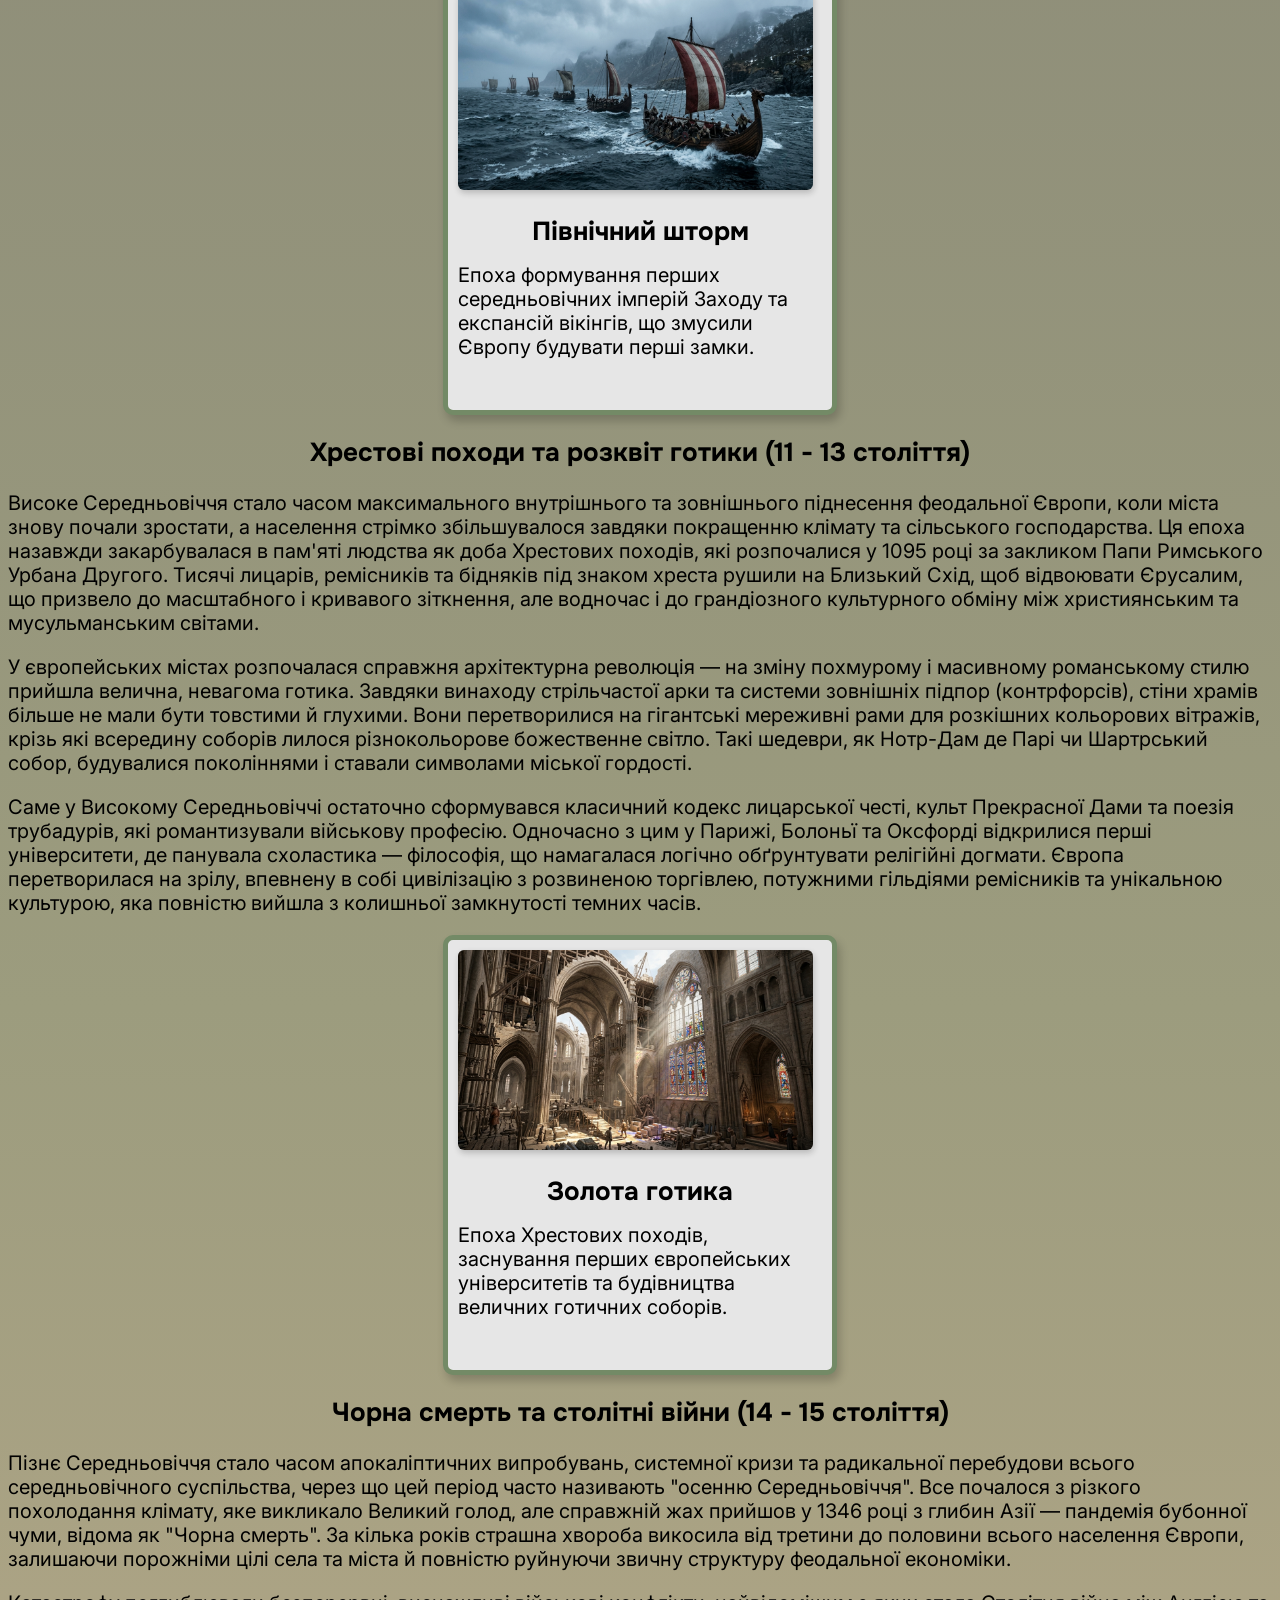
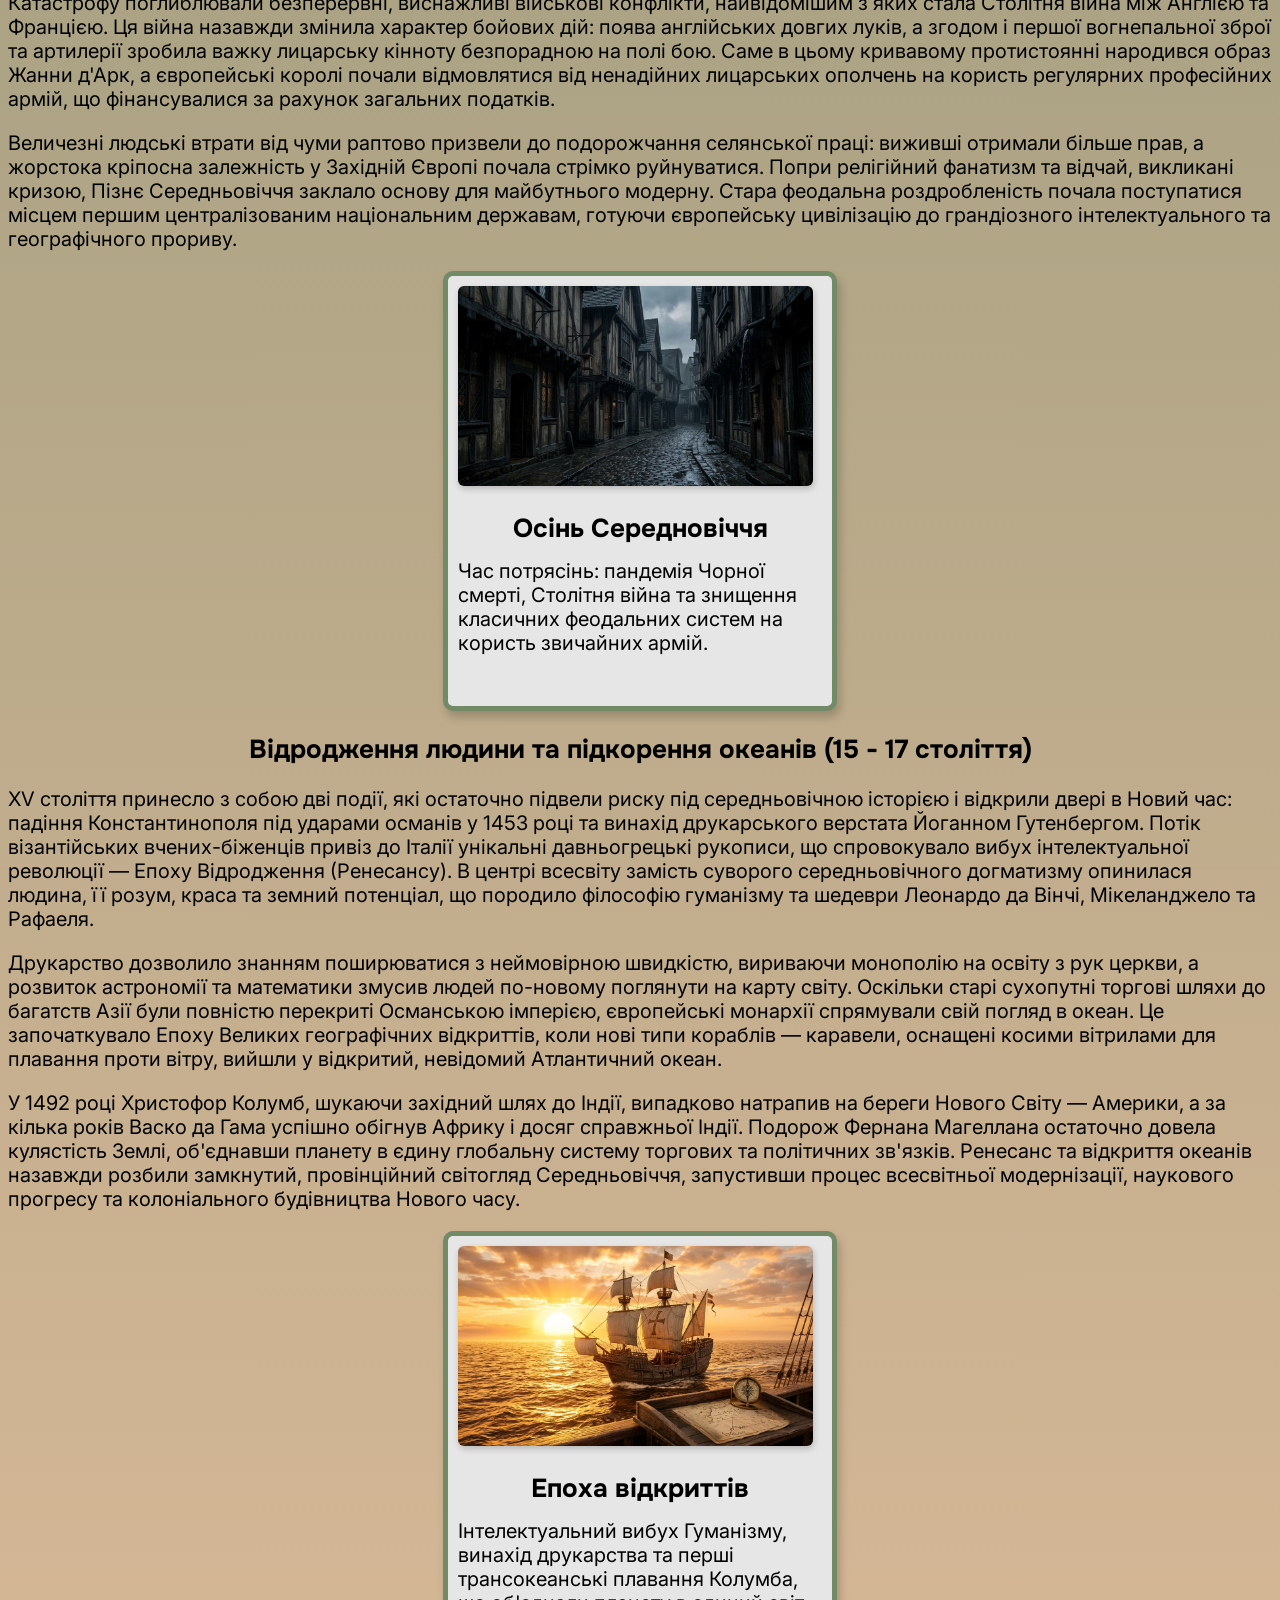
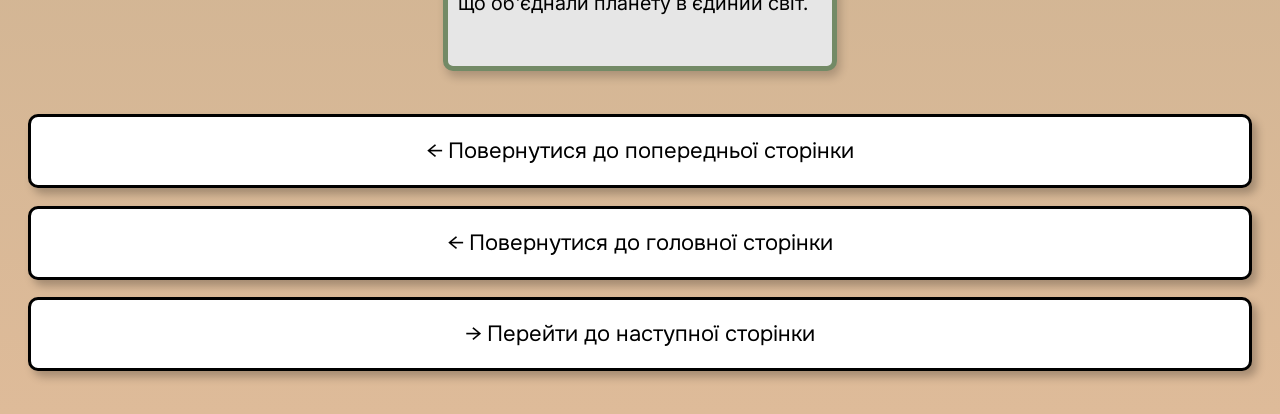
<file: middle-ages.html>
<!DOCTYPE html>
<html lang="uk" class="subpage theme-middle-ages">
    <head>
        <meta charset="UTF-8">
        <meta name="viewport" content="width=device-width, initial-scale=1.0">
        <title>Історія Землі // Середньовіччя</title>
        <link rel="stylesheet" href="style.css">
        <link rel="preconnect" href="https://fonts.googleapis.com">
        <link rel="preconnect" href="https://fonts.gstatic.com" crossorigin>
        <link rel="stylesheet" href="https://fonts.googleapis.com/css2?family=Inter:wght@400;500;600;700;800;900&amp;family=Onest:wght@600;700;800;900&amp;display=swap">
        <link rel="stylesheet" href="https://cdnjs.cloudflare.com/ajax/libs/animate.css/4.1.1/animate.css">
    </head>

    <body>
        <header class="subpage-header">
            <h1>5. Середньовіччя (476-1601 рр.)</h1>
        </header>
        <main>
            <h2>Новий Рим над Босфором (476-1054 рр.)</h2>
            <p>У той час як Західна Римська імперія назавжди потонула в хаосі Великого переселення народів, її східна половина не просто вижила, а перетворилася на наймогутнішу, найбагатшу та найбільш витончену державу раннього Середньовіччя — Візантійську імперію. Із столицею у Константинополі, який був стратегічно збудований на перетині найважливіших торгових шляхів між Європою та Азією, Візантія стала унікальним плавильним котлом. Вона поєднала в собі суворе римське державне право, глибоку грецьку культуру та містичну християнську духовність, створивши небачений раніше тип цивілізації.</p>
            <p>Своєї найвищої величі імперія досягла за правління імператора Юстиніана Першого, який поставив собі за мету повернути всі втрачені римські землі. Його геніальні полководці відвоювали Італію, Північну Африку та південь Іспанії, а сам імператор увічнив своє ім'я реформою законодавства та будівництвом грандіозного собору Святої Софії — справжнього архітектурного дива, чий колосальний купол ніби парив у повітрі над містом. Візантійські майстри довели до абсолютного ідеалу мистецтво золотої мозаїки та іконопису, змушуючи іноземних послів вірити, що вони потрапили прямо на небеса під час імператорських прийомів.</p>
            <p>Проте Візантія була змушена вести безперервну, виснажливу війну на два фронти, стримуючи навали слов'ян і германців з півночі та потужний наступ Арабського халіфату з півдня. Саме Константинополь протягом багатьох століть служив надійним "залізним щитом" для Європи, приймаючи на себе основні удари східних кочівників та завойовників. Поступове віддалення від Заходу, що завершилося Великим розколом християнської церкви у 1054 році на католицизм та православ'я, остаточно відокремило Візантію, перетворивши її на самобутній, величний, але все більш ізольований світ.</p>
            <div class="subpage-card card-page-middle-ages">
                <img src="hagia-sophia.png" class="subpage-img">
                <h2>Візантійський щит</h2>
                <p>Час розквіту Східної Римської імперії, яка зберегла античну спадщину, створила культуру і захищала Європу зі сходу.</p>
            </div>

            <h2>Темні віки та морські королі (5 - 10 століття)</h2>
            <p>Раннє Середньовіччя, яке довгий час помилково називали "Темними віками", насправді було періодом бурхливого формування нової європейської географії та культури. На уламках римських провінцій вожді германських племен створювали свої перші династії, серед яких найуспішнішими стали франки. Їхній найвеличніший правитель Карл Великий у 800 році був проголошений імператором Заходу, зумівши на короткий час об'єднати території сучасної Франції, Німеччини та Італії. Він започаткував "Каролінгське відродження" — епоху, коли при монастирях почали масово відкриватися школи, відроджуватися латина та копіюватися стародавні рукописи.</p>
            <p>Проте спокій тривав недовго. Наприкінці 8 століття Європа здригнулася від раптової і нещадної загрози з півночі — почалася епоха вікінгів. Скандинавські мореплавці на своїх унікальних безкільових кораблях — драккарах — могли заходити на мілководдя і підніматися глибоко вгору за течією річок, грабуючи беззахисні монастирі та міста в самому серці континету. Вони наводили жах на все узбережжя від Британії до Піренеїв, змушуючи європейських королів будувати перші оборонні укріплення та переглядати тактику ведення війни.</p>
            <p>Але вікінги були не лише жорстокими розбійниками, а й геніальними торговцями, колонізаторами та першовідкривачами, які проклали шлях "із варяг у греки" і заселили далеку Ісландію та Гренландію. Саме в цей суворий період уся Європа почала стрімко покриватися мережею феодальних замків, оскільки місцеві жителі потребували негайного захисту від раптових нападів. Раннє Середньовіччя викувало нову військову еліту — лицарство, і перетворило церкву на єдиний надійний інститут стабільності та збереження знань у роздробленому світі.</p>
            <div class="subpage-card card-page-middle-ages">
                <img src="sailing-vikings.png" class="subpage-img">
                <h2>Північний шторм</h2>
                <p>Епоха формування перших середньовічних імперій Заходу та експансій вікінгів, що змусили Європу будувати перші замки.</p>
            </div>

            <h2>Хрестові походи та розквіт готики (11 - 13 століття)</h2>
            <p>Високе Середньовіччя стало часом максимального внутрішнього та зовнішнього піднесення феодальної Європи, коли міста знову почали зростати, а населення стрімко збільшувалося завдяки покращенню клімату та сільського господарства. Ця епоха назавжди закарбувалася в пам'яті людства як доба Хрестових походів, які розпочалися у 1095 році за закликом Папи Римського Урбана Другого. Тисячі лицарів, ремісників та бідняків під знаком хреста рушили на Близький Схід, щоб відвоювати Єрусалим, що призвело до масштабного і кривавого зіткнення, але водночас і до грандіозного культурного обміну між християнським та мусульманським світами.</p>
            <p>У європейських містах розпочалася справжня архітектурна революція — на зміну похмурому і масивному романському стилю прийшла велична, невагома готика. Завдяки винаходу стрільчастої арки та системи зовнішніх підпор (контрфорсів), стіни храмів більше не мали бути товстими й глухими. Вони перетворилися на гігантські мереживні рами для розкішних кольорових вітражів, крізь які всередину соборів лилося різнокольорове божественне світло. Такі шедеври, як Нотр-Дам де Парі чи Шартрський собор, будувалися поколіннями і ставали символами міської гордості.</p>
            <p>Саме у Високому Середньовіччі остаточно сформувався класичний кодекс лицарської честі, культ Прекрасної Дами та поезія трубадурів, які романтизували військову професію. Одночасно з цим у Парижі, Болоньї та Оксфорді відкрилися перші університети, де панувала схоластика — філософія, що намагалася логічно обґрунтувати релігійні догмати. Європа перетворилася на зрілу, впевнену в собі цивілізацію з розвиненою торгівлею, потужними гільдіями ремісників та унікальною культурою, яка повністю вийшла з колишньої замкнутості темних часів.</p>
            <div class="subpage-card card-page-middle-ages">
                <img src="cathedral-construction.png" class="subpage-img">
                <h2>Золота готика</h2>
                <p>Епоха Хрестових походів, заснування перших європейських університетів та будівництва величних готичних соборів.</p>
            </div>

            <h2>Чорна смерть та столітні війни (14 - 15 століття) </h2>
            <p>Пізнє Середньовіччя стало часом апокаліптичних випробувань, системної кризи та радикальної перебудови всього середньовічного суспільства, через що цей період часто називають "осенню Середньовіччя". Все почалося з різкого похолодання клімату, яке викликало Великий голод, але справжній жах прийшов у 1346 році з глибин Азії — пандемія бубонної чуми, відома як "Чорна смерть". За кілька років страшна хвороба викосила від третини до половини всього населення Європи, залишаючи порожніми цілі села та міста й повністю руйнуючи звичну структуру феодальної економіки.</p>
            <p>Катастрофу поглиблювали безперервні, виснажливі військові конфлікти, найвідомішим з яких стала Столітня війна між Англією та Францією. Ця війна назавжди змінила характер бойових дій: поява англійських довгих луків, а згодом і першої вогнепальної зброї та артилерії зробила важку лицарську кінноту безпорадною на полі бою. Саме в цьому кривавому протистоянні народився образ Жанни д'Арк, а європейські королі почали відмовлятися від ненадійних лицарських ополчень на користь регулярних професійних армій, що фінансувалися за рахунок загальних податків.</p>
            <p>Величезні людські втрати від чуми раптово призвели до подорожчання селянської праці: виживші отримали більше прав, а жорстока кріпосна залежність у Західній Європі почала стрімко руйнуватися. Попри релігійний фанатизм та відчай, викликані кризою, Пізнє Середньовіччя заклало основу для майбутнього модерну. Стара феодальна роздробленість почала поступатися місцем першим централізованим національним державам, готуючи європейську цивілізацію до грандіозного інтелектуального та географічного прориву.</p>
            <div class="subpage-card card-page-middle-ages">
                <img src="medieval-rainy-city.png" class="subpage-img">
                <h2>Осінь Середновіччя</h2>
                <p>Час потрясінь: пандемія Чорної смерті, Столітня війна та знищення класичних феодальних систем на користь звичайних армій.</p>
            </div>

            <h2>Відродження людини та підкорення океанів (15 - 17 століття)</h2>
            <p>XV століття принесло з собою дві події, які остаточно підвели риску під середньовічною історією і відкрили двері в Новий час: падіння Константинополя під ударами османів у 1453 році та винахід друкарського верстата Йоганном Гутенбергом. Потік візантійських вчених-біженців привіз до Італії унікальні давньогрецькі рукописи, що спровокувало вибух інтелектуальної революції — Епоху Відродження (Ренесансу). В центрі всесвіту замість суворого середньовічного догматизму опинилася людина, її розум, краса та земний потенціал, що породило філософію гуманізму та шедеври Леонардо да Вінчі, Мікеланджело та Рафаеля.</p>
            <p>Друкарство дозволило знанням поширюватися з неймовірною швидкістю, вириваючи монополію на освіту з рук церкви, а розвиток астрономії та математики змусив людей по-новому поглянути на карту світу. Оскільки старі сухопутні торгові шляхи до багатств Азії були повністю перекриті Османською імперією, європейські монархії спрямували свій погляд в океан. Це започаткувало Епоху Великих географічних відкриттів, коли нові типи кораблів — каравели, оснащені косими вітрилами для плавання проти вітру, вийшли у відкритий, невідомий Атлантичний океан.</p>
            <p>У 1492 році Христофор Колумб, шукаючи західний шлях до Індії, випадково натрапив на береги Нового Світу — Америки, а за кілька років Васко да Гама успішно обігнув Африку і досяг справжньої Індії. Подорож Фернана Магеллана остаточно довела кулястість Землі, об'єднавши планету в єдину глобальну систему торгових та політичних зв'язків. Ренесанс та відкриття океанів назавжди розбили замкнутий, провінційний світогляд Середньовіччя, запустивши процес всесвітньої модернізації, наукового прогресу та колоніального будівництва Нового часу.</p>
            <div class="subpage-card card-page-middle-ages">
                <img src="sailing-ship.png" class="subpage-img">
                <h2>Епоха відкриттів</h2>
                <p>Інтелектуальний вибух Гуманізму, винахід друкарства та перші трансокеанські плавання Колумба, що об'єднали планету в єдиний світ.</p>
            </div>
        </main>
        <footer class="subpage-footer">
            <div class="button button-back">
                <a href="old-ages.html">← Повернутися до попередньої сторінки</a>
            </div>
            <div class="button button-main-page">
                <a href="index.html">← Повернутися до головної сторінки</a>
            </div>
        
            <div class="button button-continue">
                <a href="modern-era.html">→ Перейти до наступної сторінки</a>
            </div>
        </footer>
    </body>
</html>
</file>
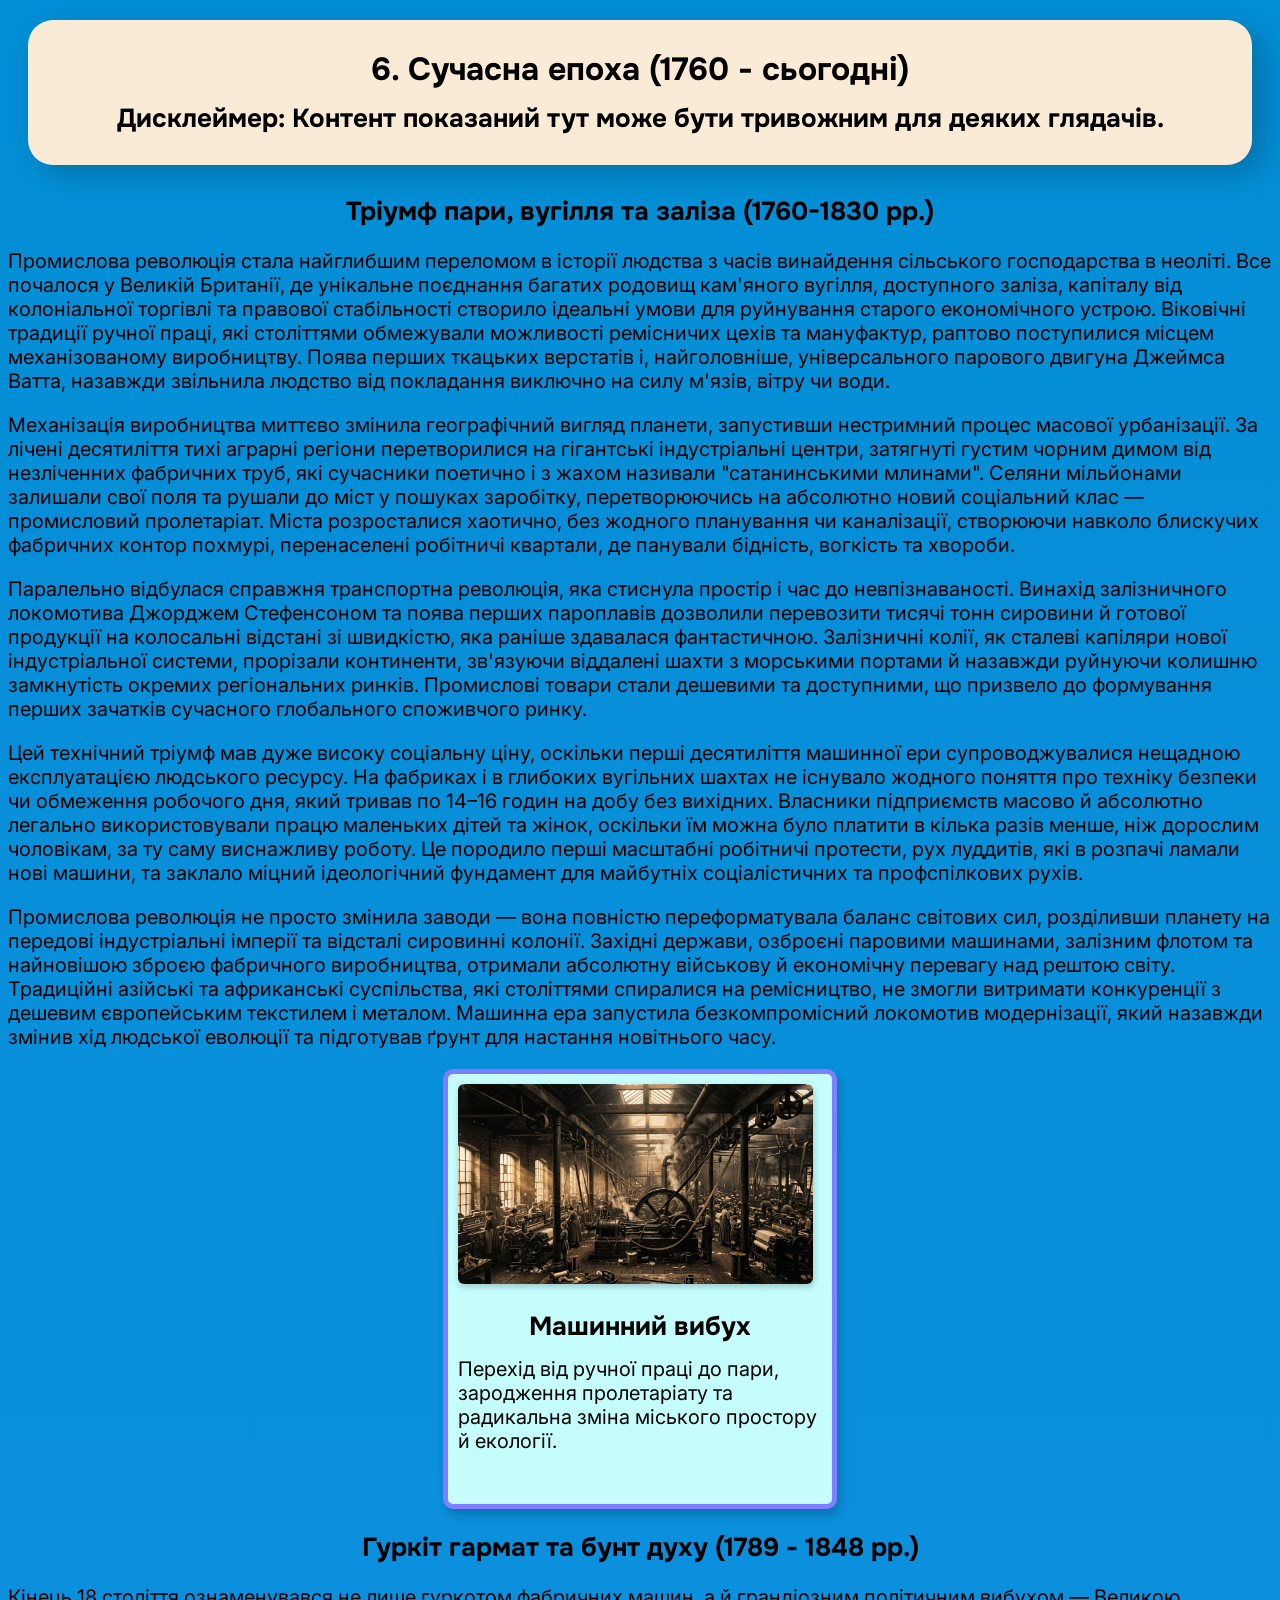
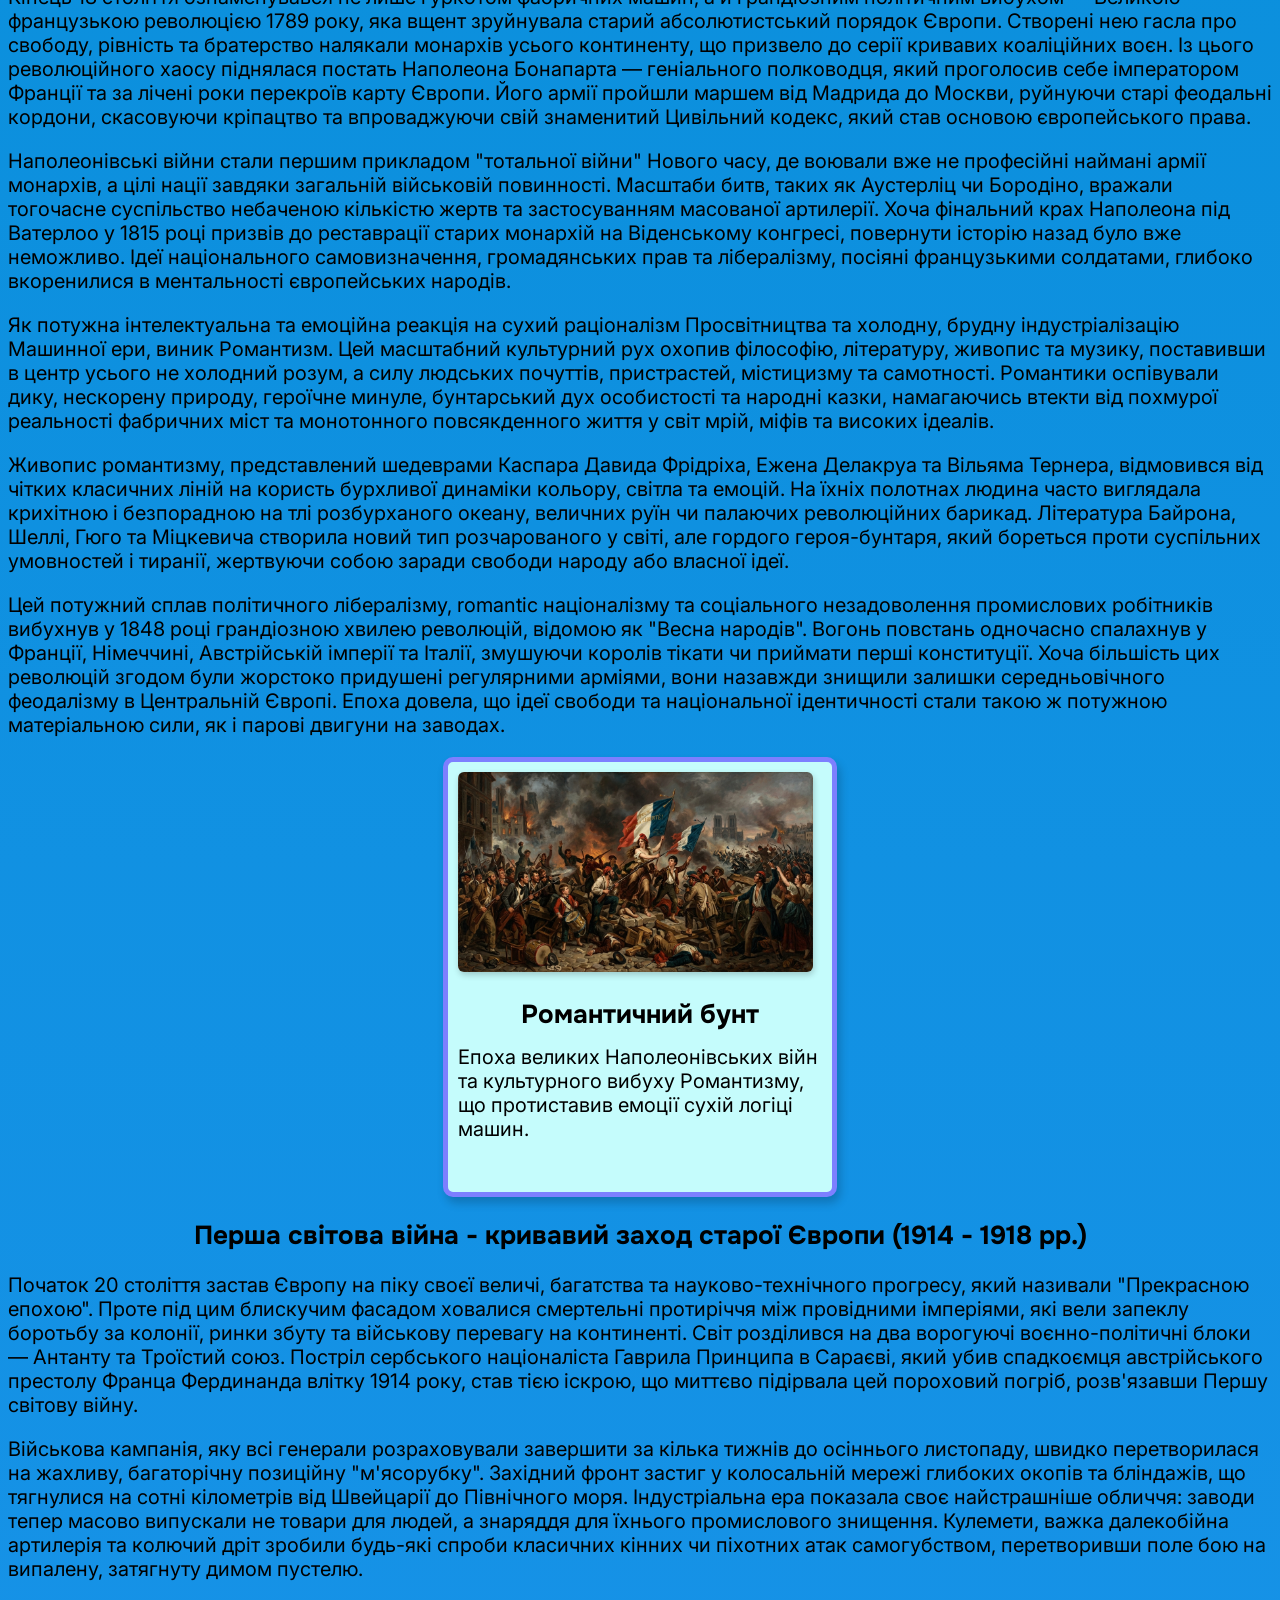
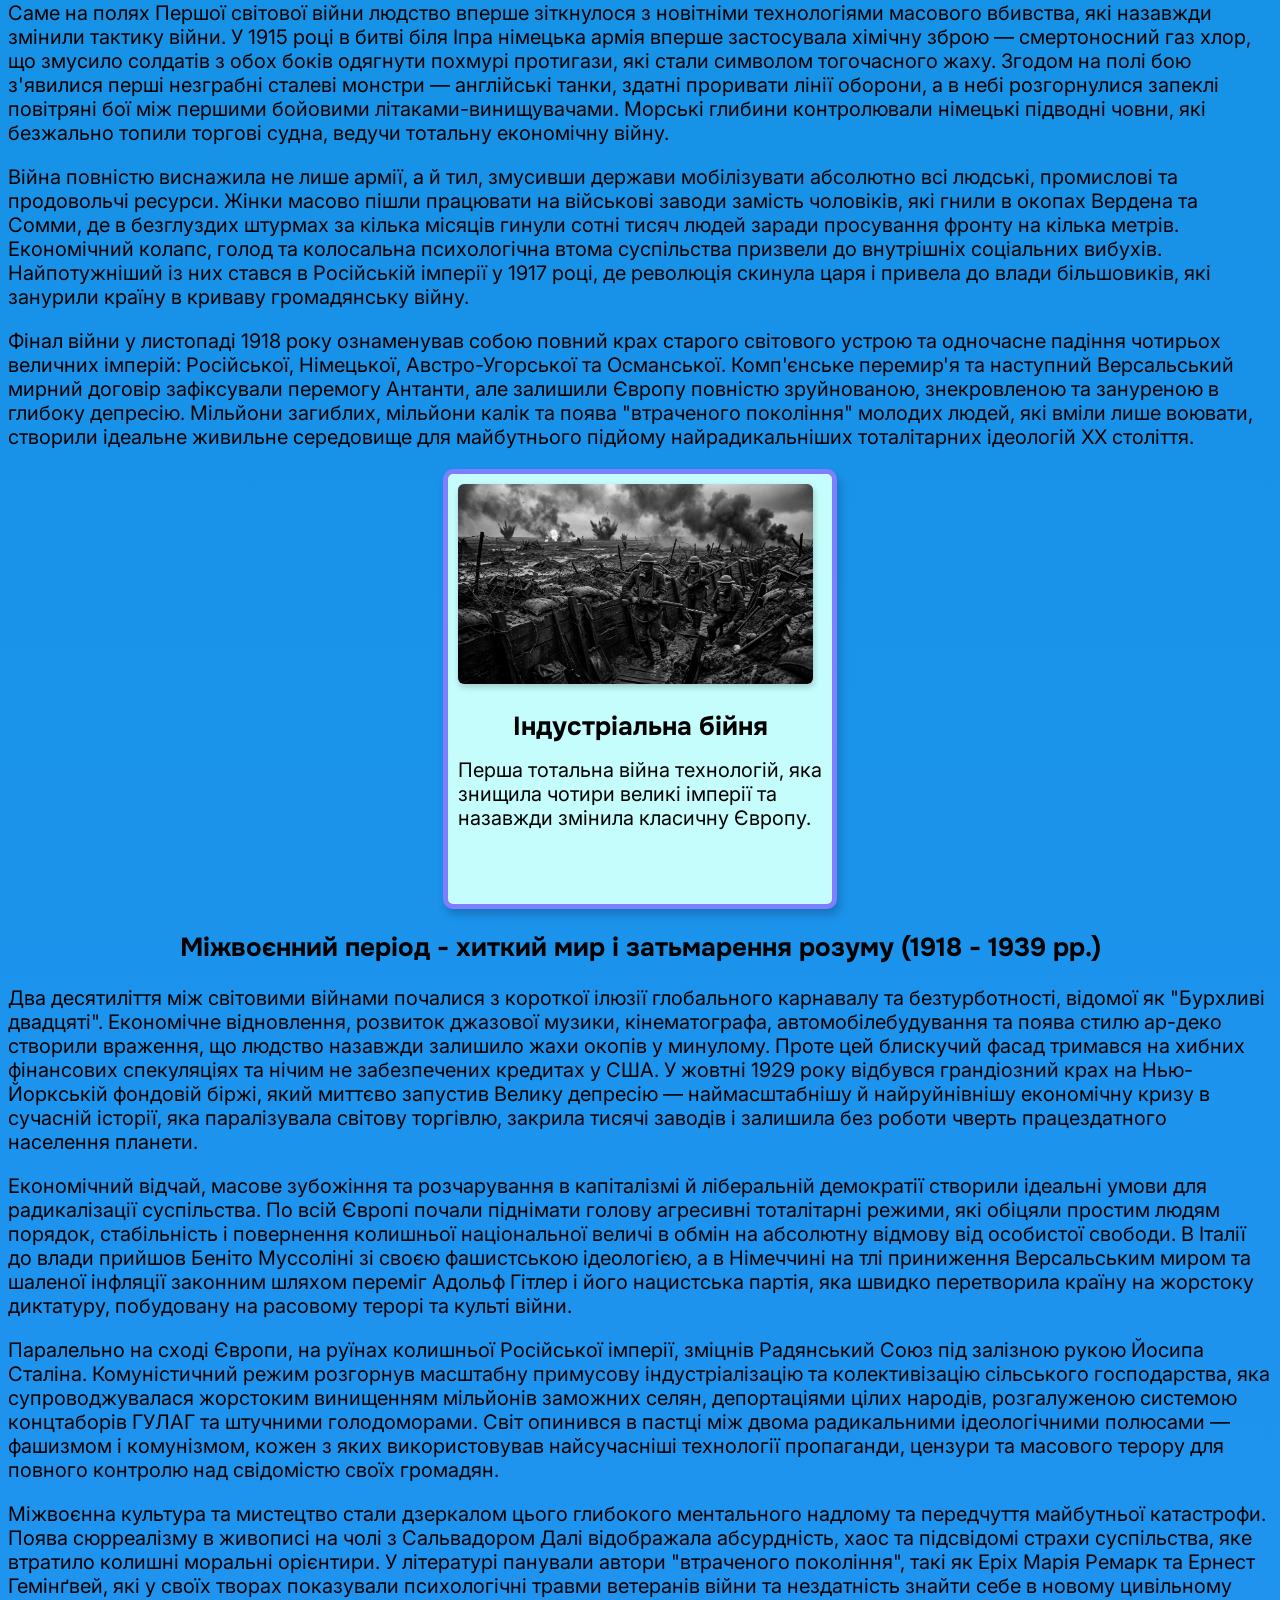
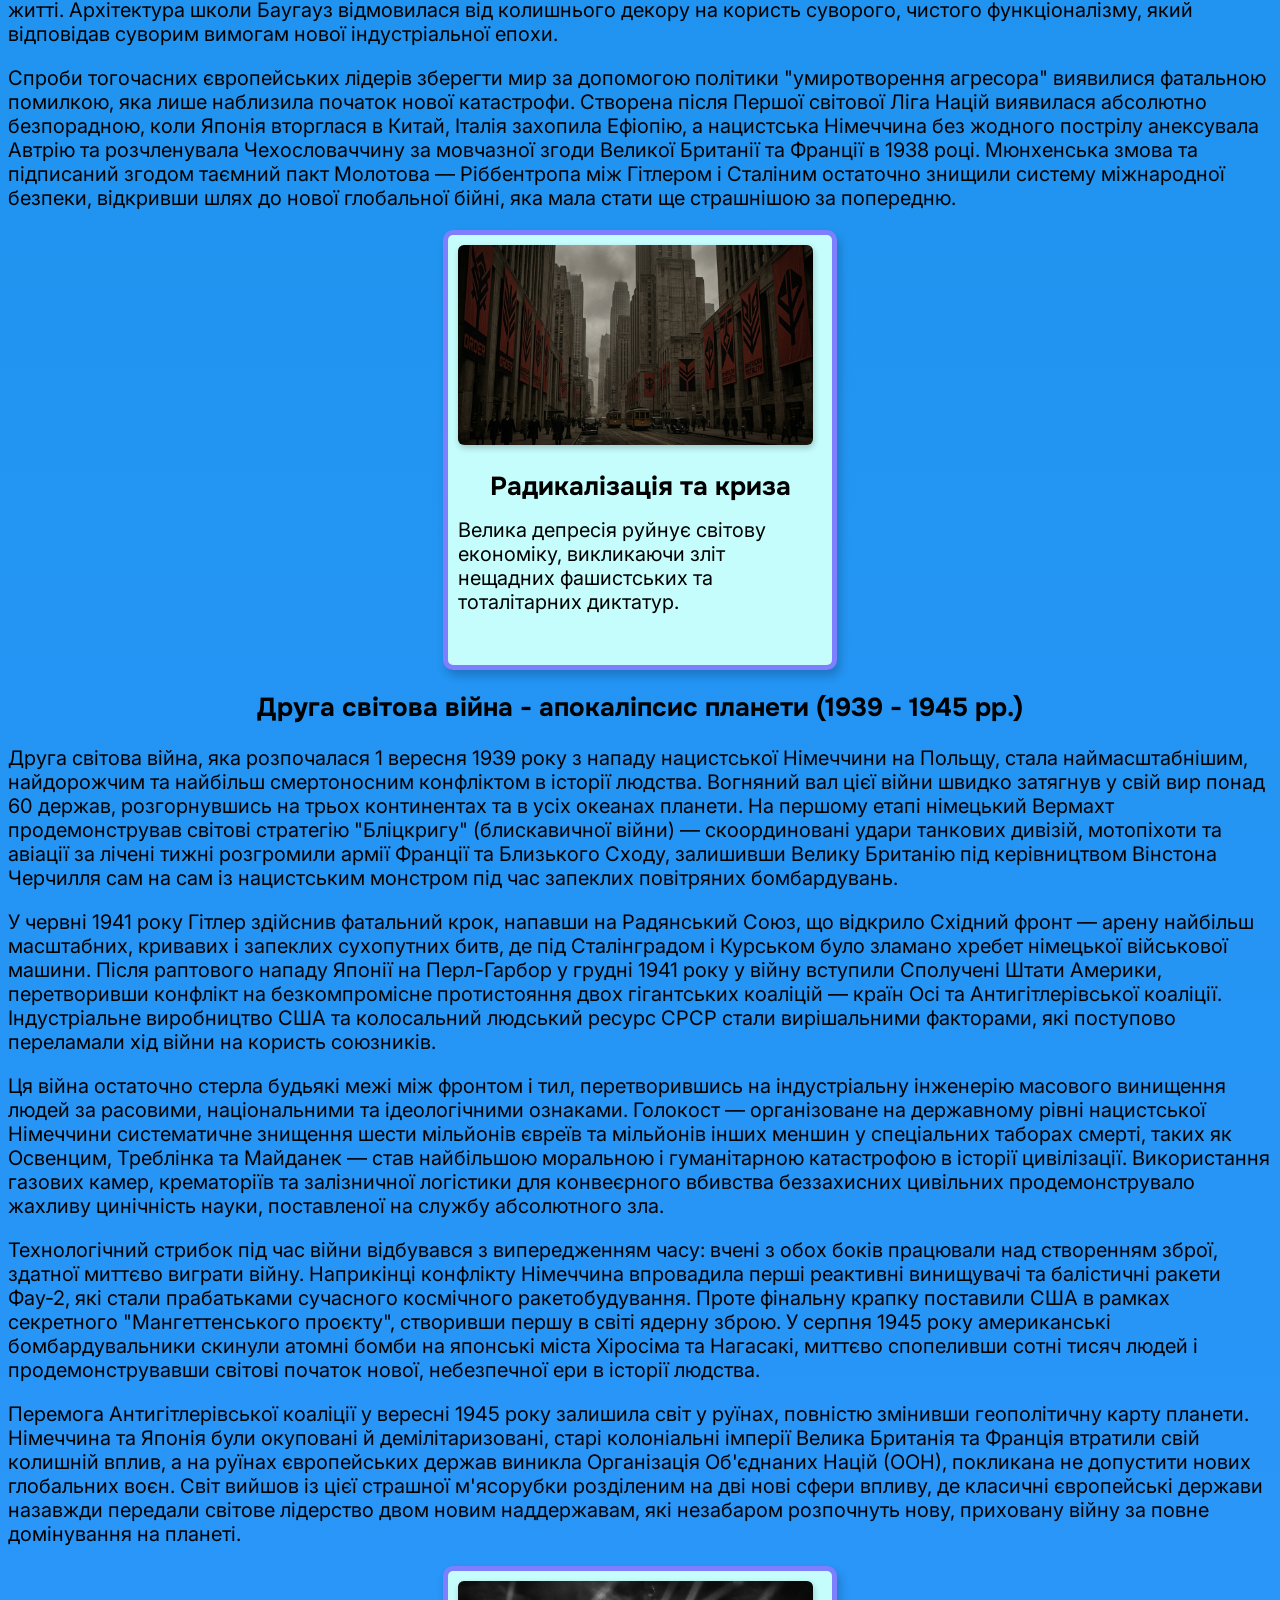
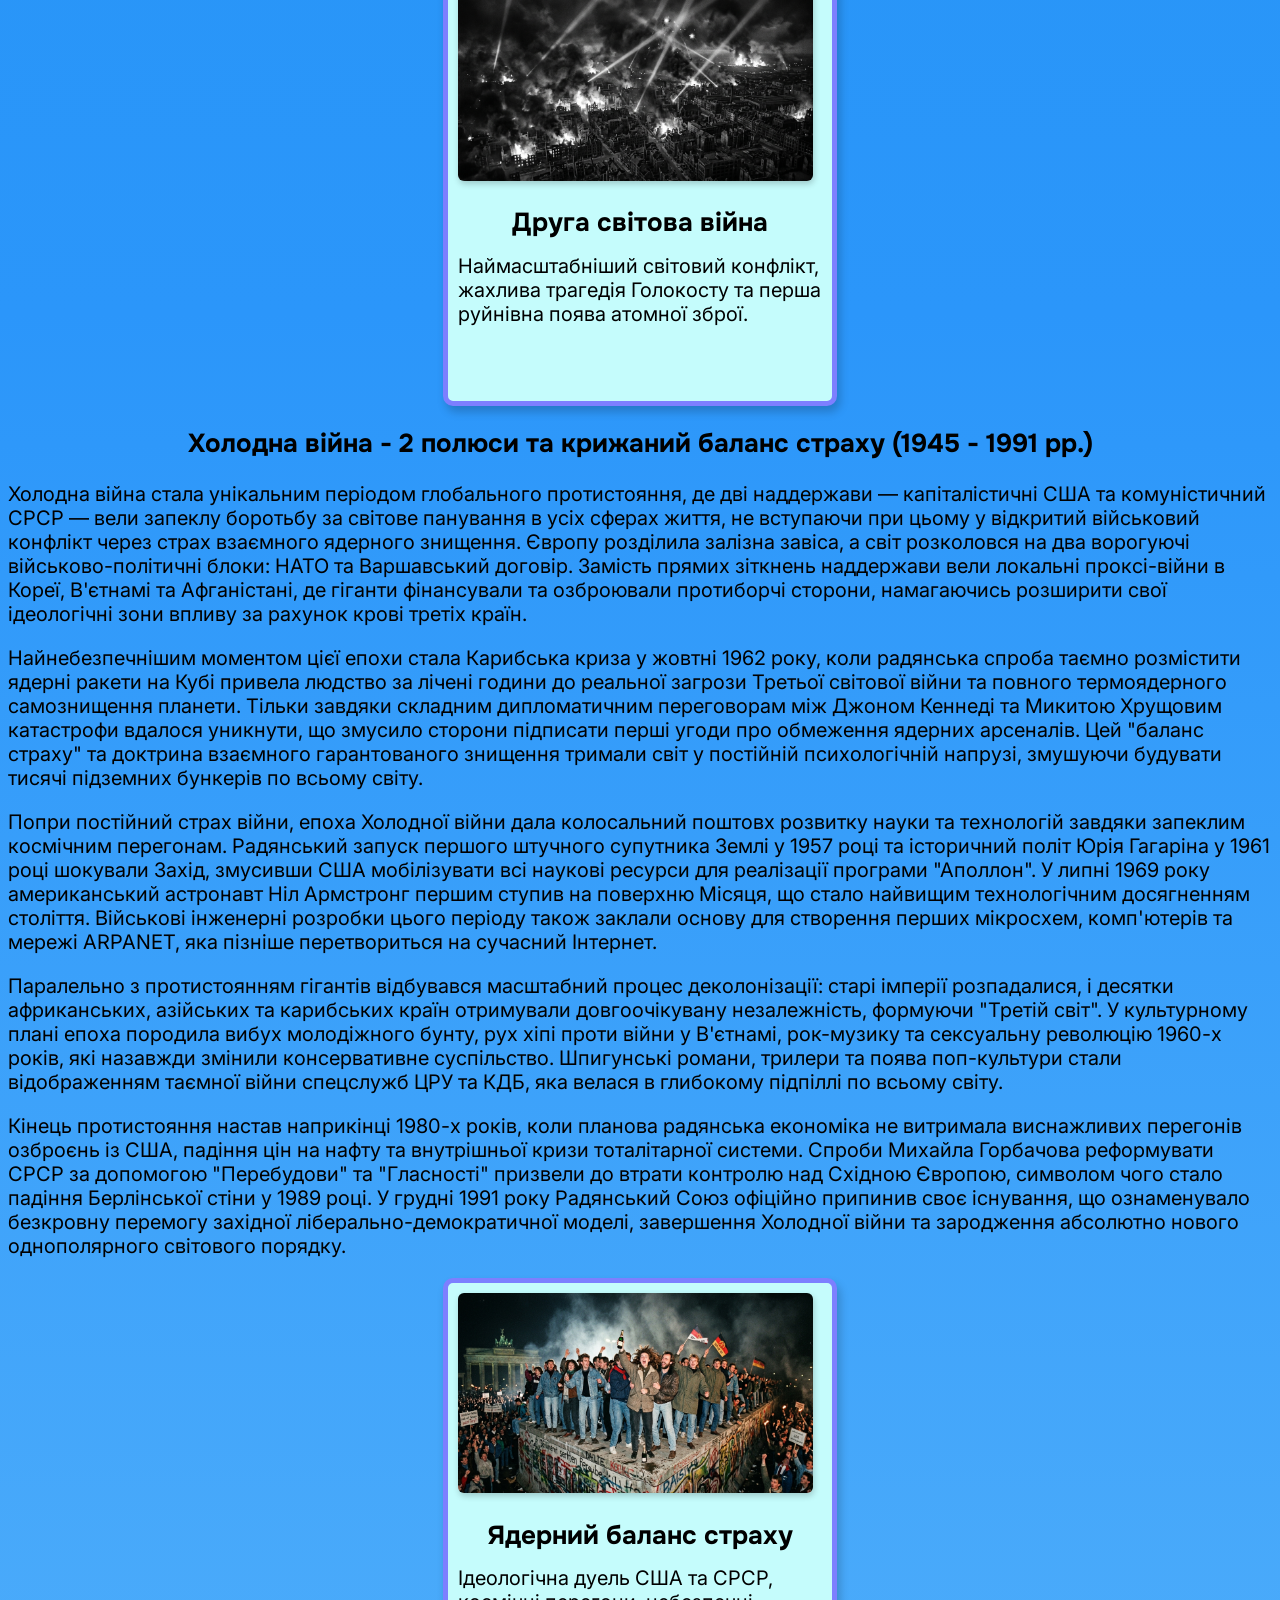
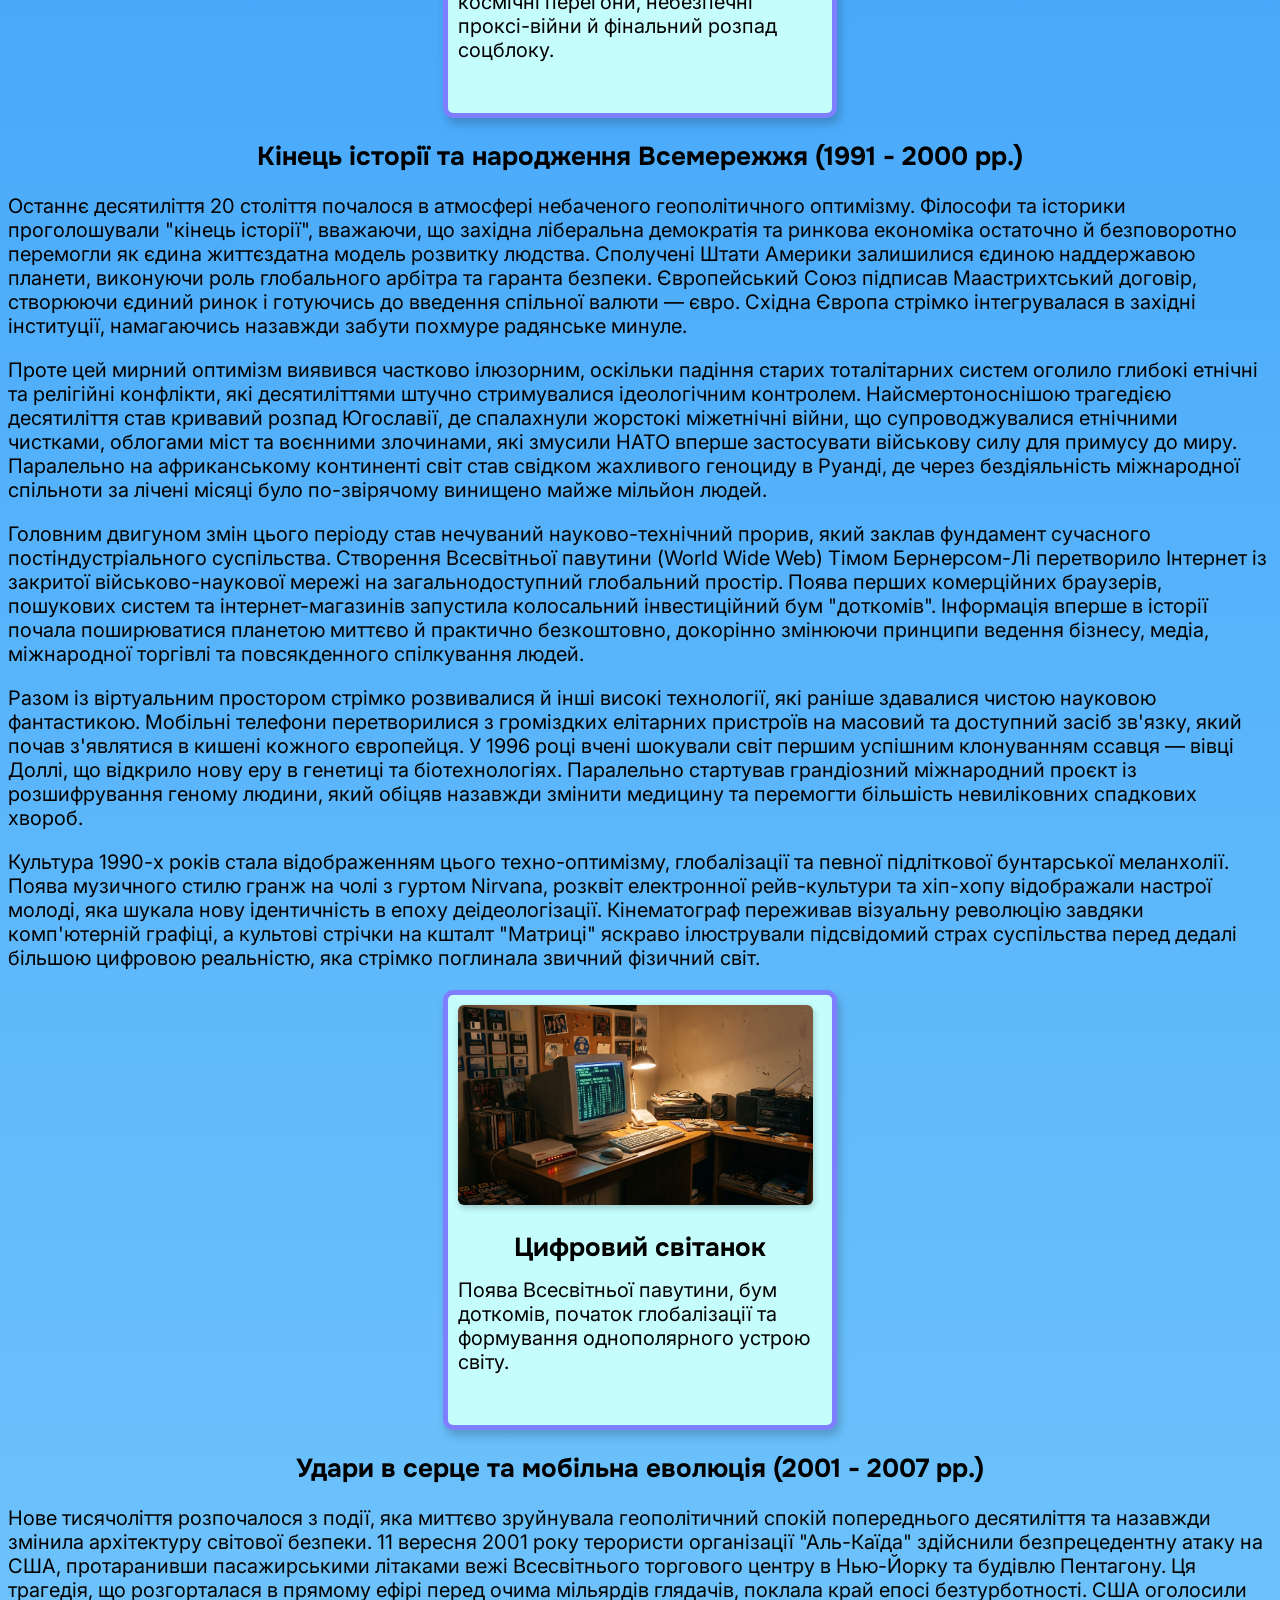
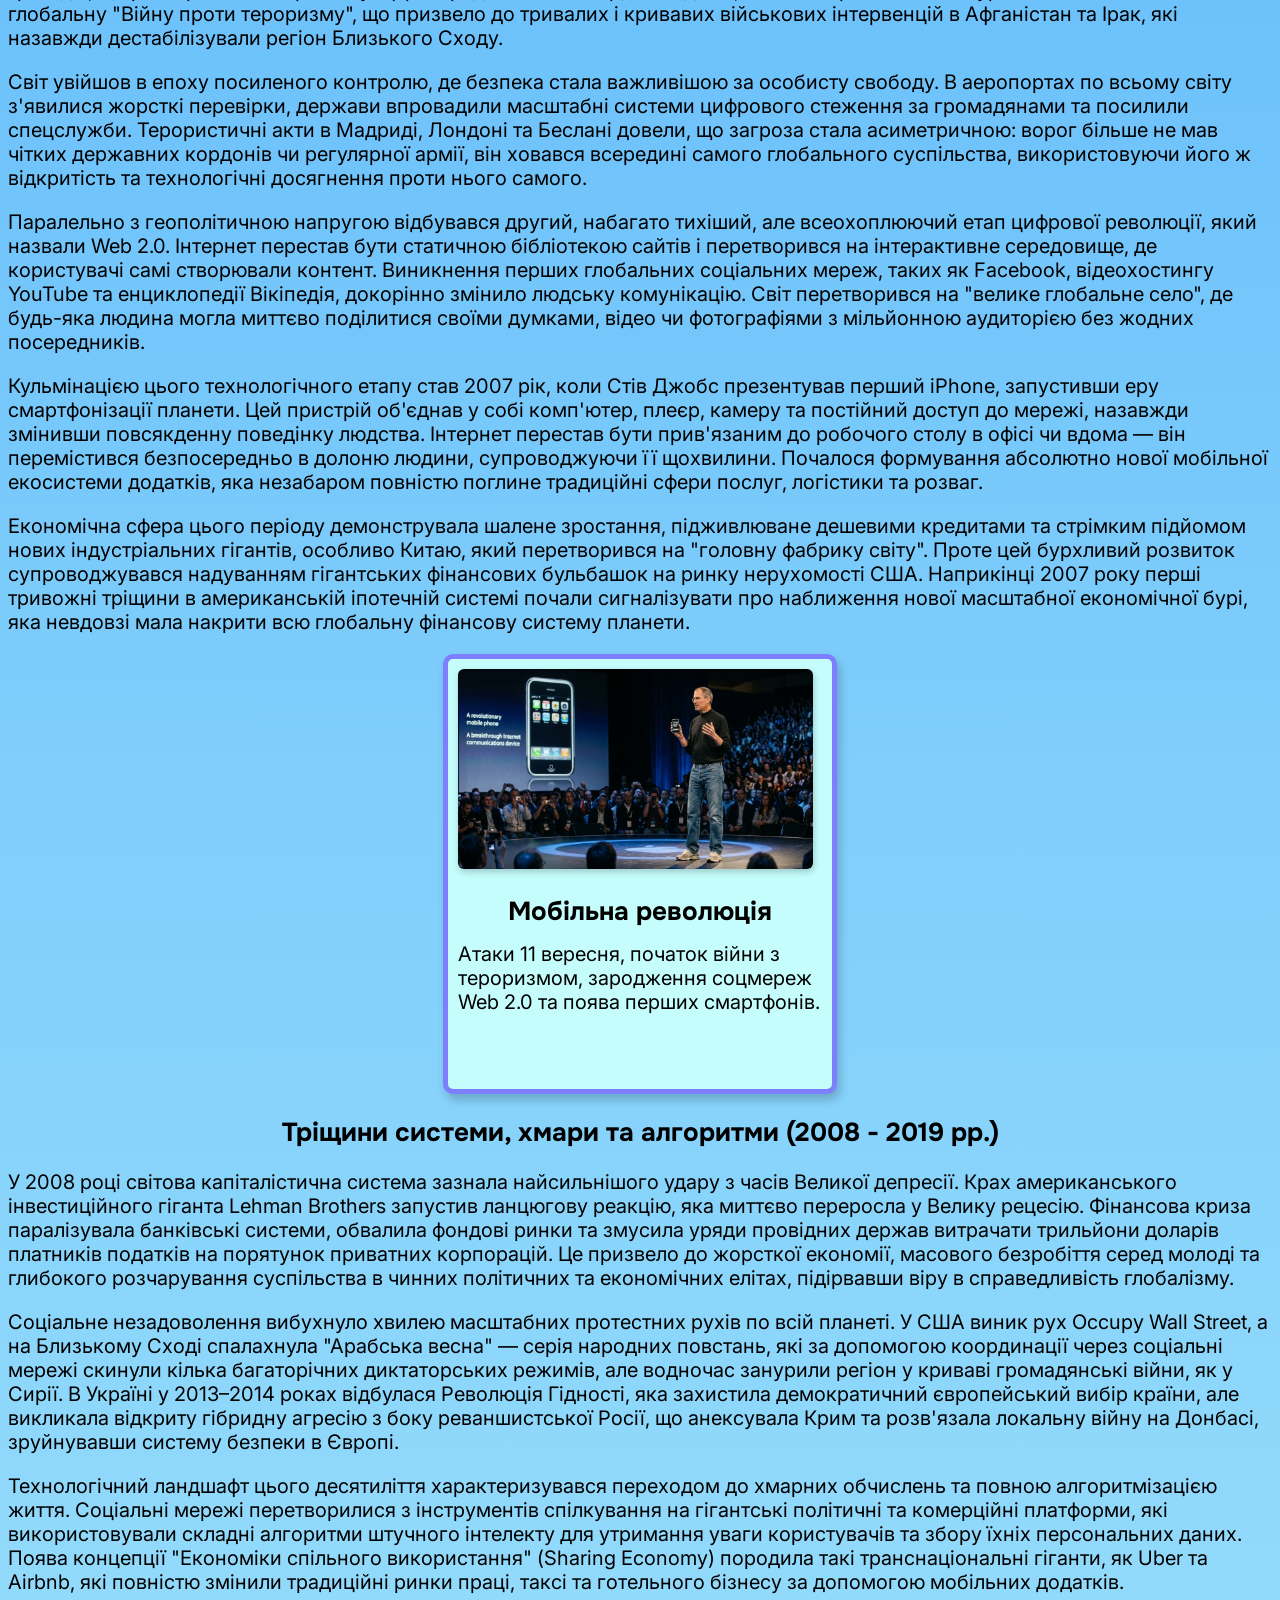
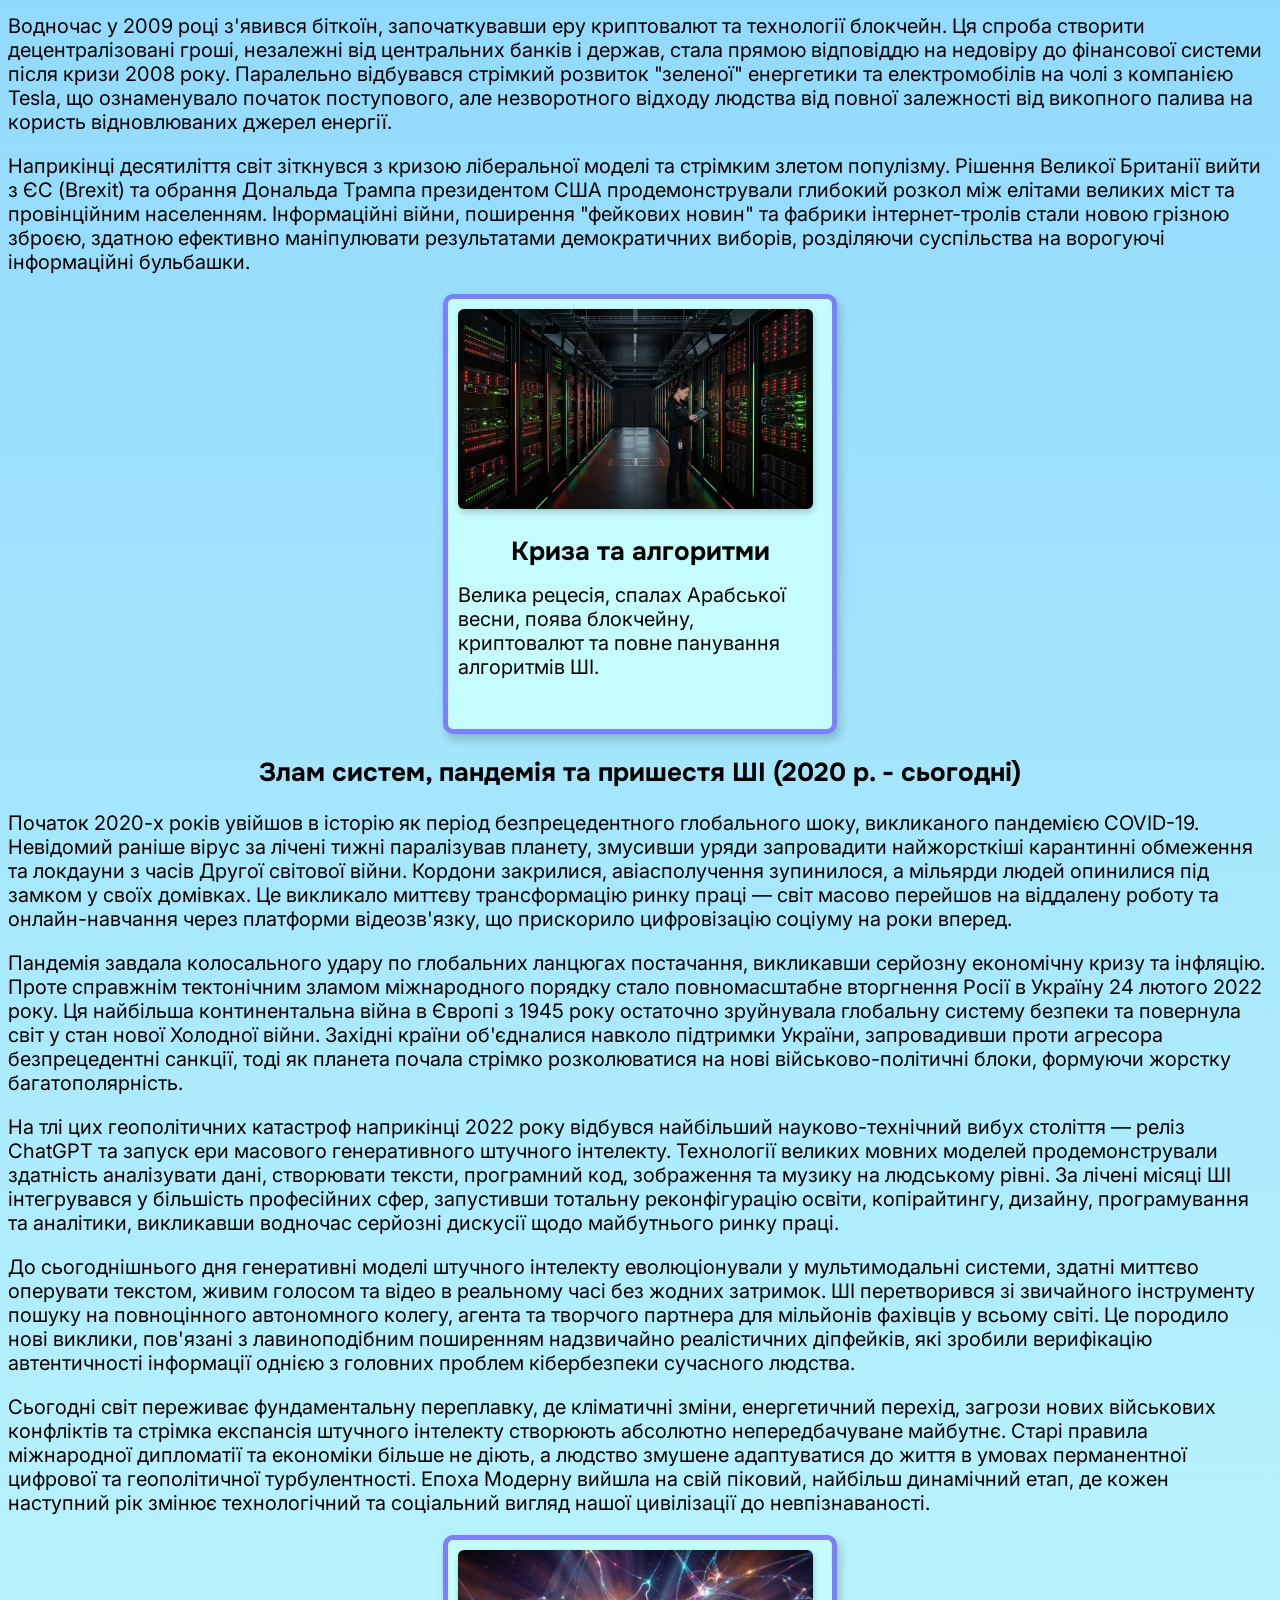
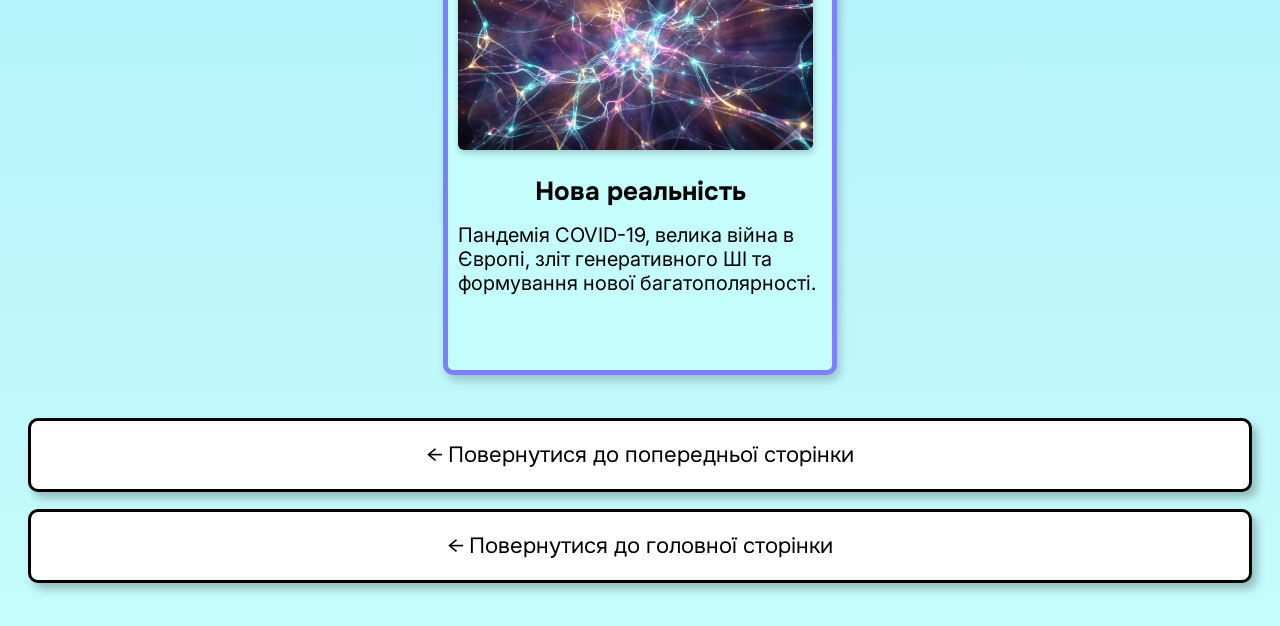
<file: modern-era.html>
<!DOCTYPE html>
<html lang="uk" class="subpage theme-modern-age">
    <head>
        <meta charset="UTF-8">
        <meta name="viewport" content="width=device-width, initial-scale=1.0">
        <title>Історія Землі // Перші Океани</title>
        <link rel="stylesheet" href="style.css">
        <link rel="preconnect" href="https://fonts.googleapis.com">
        <link rel="preconnect" href="https://fonts.gstatic.com" crossorigin>
        <link rel="stylesheet" href="https://fonts.googleapis.com/css2?family=Inter:wght@400;500;600;700;800;900&amp;family=Onest:wght@600;700;800;900&amp;display=swap">
        <link rel="stylesheet" href="https://cdnjs.cloudflare.com/ajax/libs/animate.css/4.1.1/animate.css">
    </head>

    <body>
        <header class="subpage-header">
            <h1>6. Сучасна епоха (1760 - сьогодні)</h1>
            <h2>Дисклеймер: Контент показаний тут може бути тривожним для деяких глядачів.</h2>
        </header>
        
        <main>
            <h2>Тріумф пари, вугілля та заліза (1760-1830 рр.)</h2>
            <p>Промислова революція стала найглибшим переломом в історії людства з часів винайдення сільського господарства в неоліті. Все почалося у Великій Британії, де унікальне поєднання багатих родовищ кам'яного вугілля, доступного заліза, капіталу від колоніальної торгівлі та правової стабільності створило ідеальні умови для руйнування старого економічного устрою. Віковічні традиції ручної праці, які століттями обмежували можливості ремісничих цехів та мануфактур, раптово поступилися місцем механізованому виробництву. Поява перших ткацьких верстатів і, найголовніше, універсального парового двигуна Джеймса Ватта, назавжди звільнила людство від покладання виключно на силу м'язів, вітру чи води.</p>
            <p>Механізація виробництва миттєво змінила географічний вигляд планети, запустивши нестримний процес масової урбанізації. За лічені десятиліття тихі аграрні регіони перетворилися на гігантські індустріальні центри, затягнуті густим чорним димом від незліченних фабричних труб, які сучасники поетично і з жахом називали "сатанинськими млинами". Селяни мільйонами залишали свої поля та рушали до міст у пошуках заробітку, перетворюючись на абсолютно новий соціальний клас — промисловий пролетаріат. Міста розросталися хаотично, без жодного планування чи каналізації, створюючи навколо блискучих фабричних контор похмурі, перенаселені робітничі квартали, де панували бідність, вогкість та хвороби.</p>
            <p>Паралельно відбулася справжня транспортна революція, яка стиснула простір і час до невпізнаваності. Винахід залізничного локомотива Джорджем Стефенсоном та поява перших пароплавів дозволили перевозити тисячі тонн сировини й готової продукції на колосальні відстані зі швидкістю, яка раніше здавалася фантастичною. Залізничні колії, як сталеві капіляри нової індустріальної системи, прорізали континенти, зв'язуючи віддалені шахти з морськими портами й назавжди руйнуючи колишню замкнутість окремих регіональних ринків. Промислові товари стали дешевими та доступними, що призвело до формування перших зачатків сучасного глобального споживчого ринку.</p>
            <p>Цей технічний тріумф мав дуже високу соціальну ціну, оскільки перші десятиліття машинної ери супроводжувалися нещадною експлуатацією людського ресурсу. На фабриках і в глибоких вугільних шахтах не існувало жодного поняття про техніку безпеки чи обмеження робочого дня, який тривав по 14–16 годин на добу без вихідних. Власники підприємств масово й абсолютно легально використовували працю маленьких дітей та жінок, оскільки їм можна було платити в кілька разів менше, ніж дорослим чоловікам, за ту саму виснажливу роботу. Це породило перші масштабні робітничі протести, рух луддитів, які в розпачі ламали нові машини, та заклало міцний ідеологічний фундамент для майбутніх соціалістичних та профспілкових рухів.</p>
            <p>Промислова революція не просто змінила заводи — вона повністю переформатувала баланс світових сил, розділивши планету на передові індустріальні імперії та відсталі сировинні колонії. Західні держави, озброєні паровими машинами, залізним флотом та найновішою зброєю фабричного виробництва, отримали абсолютну військову й економічну перевагу над рештою світу. Традиційні азійські та африканські суспільства, які століттями спиралися на ремісництво, не змогли витримати конкуренції з дешевим європейським текстилем і металом. Машинна ера запустила безкомпромісний локомотив модернізації, який назавжди змінив хід людської еволюції та підготував ґрунт для настання новітнього часу.</p>
            <div class="subpage-card card-page-modern-era">
                <img src="industrial-revolution-factory.png" class="subpage-img">
                <h2>Машинний вибух</h2>
                <p>Перехід від ручної праці до пари, зародження пролетаріату та радикальна зміна міського простору й екології.</p>
            </div>

            <h2>Гуркіт гармат та бунт духу (1789 - 1848 рр.)</h2>
            <p>Кінець 18 століття ознаменувався не лише гуркотом фабричних машин, а й грандіозним політичним вибухом — Великою французькою революцією 1789 року, яка вщент зруйнувала старий абсолютистський порядок Європи. Створені нею гасла про свободу, рівність та братерство налякали монархів усього континенту, що призвело до серії кривавих коаліційних воєн. Із цього революційного хаосу піднялася постать Наполеона Бонапарта — геніального полководця, який проголосив себе імператором Франції та за лічені роки перекроїв карту Європи. Його армії пройшли маршем від Мадрида до Москви, руйнуючи старі феодальні кордони, скасовуючи кріпацтво та впроваджуючи свій знаменитий Цивільний кодекс, який став основою європейського права.</p>
            <p>Наполеонівські війни стали першим прикладом "тотальної війни" Нового часу, де воювали вже не професійні наймані армії монархів, а цілі нації завдяки загальній військовій повинності. Масштаби битв, таких як Аустерліц чи Бородіно, вражали тогочасне суспільство небаченою кількістю жертв та застосуванням масованої артилерії. Хоча фінальний крах Наполеона під Ватерлоо у 1815 році призвів до реставрації старих монархій на Віденському конгресі, повернути історію назад було вже неможливо. Ідеї національного самовизначення, громадянських прав та лібералізму, посіяні французькими солдатами, глибоко вкоренилися в ментальності європейських народів.</p>
            <p>Як потужна інтелектуальна та емоційна реакція на сухий раціоналізм Просвітництва та холодну, брудну індустріалізацію Машинної ери, виник Романтизм. Цей масштабний культурний рух охопив філософію, літературу, живопис та музику, поставивши в центр усього не холодний розум, а силу людських почуттів, пристрастей, містицизму та самотності. Романтики оспівували дику, нескорену природу, героїчне минуле, бунтарський дух особистості та народні казки, намагаючись втекти від похмурої реальності фабричних міст та монотонного повсякденного життя у світ мрій, міфів та високих ідеалів.</p>
            <p>Живопис романтизму, представлений шедеврами Каспара Давида Фрідріха, Ежена Делакруа та Вільяма Тернера, відмовився від чітких класичних ліній на користь бурхливої динаміки кольору, світла та емоцій. На їхніх полотнах людина часто виглядала крихітною і безпорадною на тлі розбурханого океану, величних руїн чи палаючих революційних барикад. Література Байрона, Шеллі, Гюго та Міцкевича створила новий тип розчарованого у світі, але гордого героя-бунтаря, який бореться проти суспільних умовностей і тиранії, жертвуючи собою заради свободи народу або власної ідеї.</p>
            <p>Цей потужний сплав політичного лібералізму, romantic націоналізму та соціального незадоволення промислових робітників вибухнув у 1848 році грандіозною хвилею революцій, відомою як "Весна народів". Вогонь повстань одночасно спалахнув у Франції, Німеччині, Австрійській імперії та Італії, змушуючи королів тікати чи приймати перші конституції. Хоча більшість цих революцій згодом були жорстоко придушені регулярними арміями, вони назавжди знищили залишки середньовічного феодалізму в Центральній Європі. Епоха довела, що ідеї свободи та національної ідентичності стали такою ж потужною матеріальною сили, як і парові двигуни на заводах.</p>
            <div class="subpage-card card-page-modern-era">
                <img src="french-revolution.png" class="subpage-img">
                <h2>Романтичний бунт</h2>
                <p>Епоха великих Наполеонівських війн та культурного вибуху Романтизму, що протиставив емоції сухій логіці машин.</p>
            </div>

            <h2>Перша світова війна - кривавий заход старої Європи (1914 - 1918 рр.)</h2>
            <p>Початок 20 століття застав Європу на піку своєї величі, багатства та науково-технічного прогресу, який називали "Прекрасною епохою". Проте під цим блискучим фасадом ховалися смертельні протиріччя між провідними імперіями, які вели запеклу боротьбу за колонії, ринки збуту та військову перевагу на континенті. Світ розділився на два ворогуючі воєнно-політичні блоки — Антанту та Троїстий союз. Постріл сербського націоналіста Гаврила Принципа в Сараєві, який убив спадкоємця австрійського престолу Франца Фердинанда влітку 1914 року, став тією іскрою, що миттєво підірвала цей пороховий погріб, розв'язавши Першу світову війну.</p>
            <p>Військова кампанія, яку всі генерали розраховували завершити за кілька тижнів до осіннього листопаду, швидко перетворилася на жахливу, багаторічну позиційну "м'ясорубку". Західний фронт застиг у колосальній мережі глибоких окопів та бліндажів, що тягнулися на сотні кілометрів від Швейцарії до Північного моря. Індустріальна ера показала своє найстрашніше обличчя: заводи тепер масово випускали не товари для людей, а знаряддя для їхнього промислового знищення. Кулемети, важка далекобійна артилерія та колючий дріт зробили будь-які спроби класичних кінних чи піхотних атак самогубством, перетворивши поле бою на випалену, затягнуту димом пустелю.</p>
            <p>Саме на полях Першої світової війни людство вперше зіткнулося з новітніми технологіями масового вбивства, які назавжди змінили тактику війни. У 1915 році в битві біля Іпра німецька армія вперше застосувала хімічну зброю — смертоносний газ хлор, що змусило солдатів з обох боків одягнути похмурі протигази, які стали символом тогочасного жаху. Згодом на полі бою з'явилися перші незграбні сталеві монстри — англійські танки, здатні проривати лінії оборони, а в небі розгорнулися запеклі повітряні бої між першими бойовими літаками-винищувачами. Морські глибини контролювали німецькі підводні човни, які безжально топили торгові судна, ведучи тотальну економічну війну.</p>
            <p>Війна повністю виснажила не лише армії, а й тил, змусивши держави мобілізувати абсолютно всі людські, промислові та продовольчі ресурси. Жінки масово пішли працювати на військові заводи замість чоловіків, які гнили в окопах Вердена та Сомми, де в безглуздих штурмах за кілька місяців гинули сотні тисяч людей заради просування фронту на кілька метрів. Економічний колапс, голод та колосальна психологічна втома суспільства призвели до внутрішніх соціальних вибухів. Найпотужніший із них стався в Російській імперії у 1917 році, де революція скинула царя і привела до влади більшовиків, які занурили країну в криваву громадянську війну.</p>
            <p>Фінал війни у листопаді 1918 року ознаменував собою повний крах старого світового устрою та одночасне падіння чотирьох величних імперій: Російської, Німецької, Австро-Угорської та Османської. Комп'єнське перемир'я та наступний Версальський мирний договір зафіксували перемогу Антанти, але залишили Європу повністю зруйнованою, знекровленою та зануреною в глибоку депресію. Мільйони загиблих, мільйони калік та поява "втраченого покоління" молодих людей, які вміли лише воювати, створили ідеальне живильне середовище для майбутнього підйому найрадикальніших тоталітарних ідеологій XX століття.</p>
            <div class="subpage-card card-page-modern-era">
                <img src="world-war-1-trenches.png" class="subpage-img">
                <h2>Індустріальна бійня</h2>
                <p>Перша тотальна війна технологій, яка знищила чотири великі імперії та назавжди змінила класичну Європу.</p>
            </div>

            <h2>Міжвоєнний період - хиткий мир і затьмарення розуму (1918 - 1939 рр.)</h2>
            <p>Два десятиліття між світовими війнами почалися з короткої ілюзії глобального карнавалу та безтурботності, відомої як "Бурхливі двадцяті". Економічне відновлення, розвиток джазової музики, кінематографа, автомобілебудування та поява стилю ар-деко створили враження, що людство назавжди залишило жахи окопів у минулому. Проте цей блискучий фасад тримався на хибних фінансових спекуляціях та нічим не забезпечених кредитах у США. У жовтні 1929 року відбувся грандіозний крах на Нью-Йоркській фондовій біржі, який миттєво запустив Велику депресію — наймасштабнішу й найруйнівнішу економічну кризу в сучасній історії, яка паралізувала світову торгівлю, закрила тисячі заводів і залишила без роботи чверть працездатного населення планети.</p>
            <p>Економічний відчай, масове зубожіння та розчарування в капіталізмі й ліберальній демократії створили ідеальні умови для радикалізації суспільства. По всій Європі почали піднімати голову агресивні тоталітарні режими, які обіцяли простим людям порядок, стабільність і повернення колишньої національної величі в обмін на абсолютну відмову від особистої свободи. В Італії до влади прийшов Беніто Муссоліні зі своєю фашистською ідеологією, а в Німеччині на тлі приниження Версальським миром та шаленої інфляції законним шляхом переміг Адольф Гітлер і його нацистська партія, яка швидко перетворила країну на жорстоку диктатуру, побудовану на расовому терорі та культі війни.</p>
            <p>Паралельно на сході Європи, на руїнах колишньої Російської імперії, зміцнів Радянський Союз під залізною рукою Йосипа Сталіна. Комуністичний режим розгорнув масштабну примусову індустріалізацію та колективізацію сільського господарства, яка супроводжувалася жорстоким винищенням мільйонів заможних селян, депортаціями цілих народів, розгалуженою системою концтаборів ГУЛАГ та штучними голодоморами. Світ опинився в пастці між двома радикальними ідеологічними полюсами — фашизмом і комунізмом, кожен з яких використовував найсучасніші технології пропаганди, цензури та масового терору для повного контролю над свідомістю своїх громадян.</p>
            <p>Міжвоєнна культура та мистецтво стали дзеркалом цього глибокого ментального надлому та передчуття майбутньої катастрофи. Поява сюрреалізму в живописі на чолі з Сальвадором Далі відображала абсурдність, хаос та підсвідомі страхи суспільства, яке втратило колишні моральні орієнтири. У літературі панували автори "втраченого покоління", такі як Еріх Марія Ремарк та Ернест Гемінґвей, які у своїх творах показували психологічні травми ветеранів війни та нездатність знайти себе в новому цивільному житті. Архітектура школи Баугауз відмовилася від колишнього декору на користь суворого, чистого функціоналізму, який відповідав суворим вимогам нової індустріальної епохи.</p>
            <p>Спроби тогочасних європейських лідерів зберегти мир за допомогою політики "умиротворення агресора" виявилися фатальною помилкою, яка лише наблизила початок нової катастрофи. Створена після Першої світової Ліга Націй виявилася абсолютно безпорадною, коли Японія вторглася в Китай, Італія захопила Ефіопію, а нацистська Німеччина без жодного пострілу анексувала Автрію та розчленувала Чехословаччину за мовчазної згоди Великої Британії та Франції в 1938 році. Мюнхенська змова та підписаний згодом таємний пакт Молотова — Ріббентропа між Гітлером і Сталіним остаточно знищили систему міжнародної безпеки, відкривши шлях до нової глобальної бійні, яка мала стати ще страшнішою за попередню.</p>
            <div class="subpage-card card-page-modern-era">
                <img src="totalitarian-american-city.png" class="subpage-img">
                <h2>Радикалізація та криза</h2>
                <p>Велика депресія руйнує світову економіку, викликаючи зліт нещадних фашистських та тоталітарних диктатур.</p>
            </div>

            <h2>Друга світова війна - апокаліпсис планети (1939 - 1945 рр.)</h2>
            <p>Друга світова війна, яка розпочалася 1 вересня 1939 року з нападу нацистської Німеччини на Польщу, стала наймасштабнішим, найдорожчим та найбільш смертоносним конфліктом в історії людства. Вогняний вал цієї війни швидко затягнув у свій вир понад 60 держав, розгорнувшись на трьох континентах та в усіх океанах планети. На першому етапі німецький Вермахт продемонстрував світові стратегію "Бліцкригу" (блискавичної війни) — скоординовані удари танкових дивізій, мотопіхоти та авіації за лічені тижні розгромили армії Франції та Близького Сходу, залишивши Велику Британію під керівництвом Вінстона Черчилля сам на сам із нацистським монстром під час запеклих повітряних бомбардувань.</p>
            <p>У червні 1941 року Гітлер здійснив фатальний крок, напавши на Радянський Союз, що відкрило Східний фронт — арену найбільш масштабних, кривавих і запеклих сухопутних битв, де під Сталінградом і Курськом було зламано хребет німецької військової машини. Після раптового нападу Японії на Перл-Гарбор у грудні 1941 року у війну вступили Сполучені Штати Америки, перетворивши конфлікт на безкомпромісне протистояння двох гігантських коаліцій — країн Осі та Антигітлерівської коаліції. Індустріальне виробництво США та колосальний людський ресурс СРСР стали вирішальними факторами, які поступово переламали хід війни на користь союзників.</p>
            <p>Ця війна остаточно стерла будьякі межі між фронтом і тил, перетворившись на індустріальну інженерію масового винищення людей за расовими, національними та ідеологічними ознаками. Голокост — організоване на державному рівні нацистської Німеччини систематичне знищення шести мільйонів євреїв та мільйонів інших меншин у спеціальних таборах смерті, таких як Освенцим, Треблінка та Майданек — став найбільшою моральною і гуманітарною катастрофою в історії цивілізації. Використання газових камер, крематоріїв та залізничної логістики для конвеєрного вбивства беззахисних цивільних продемонструвало жахливу цинічність науки, поставленої на службу абсолютного зла.</p>
            <p>Технологічний стрибок під час війни відбувався з випередженням часу: вчені з обох боків працювали над створенням зброї, здатної миттєво виграти війну. Наприкінці конфлікту Німеччина впровадила перші реактивні винищувачі та балістичні ракети Фау-2, які стали прабатьками сучасного космічного ракетобудування. Проте фінальну крапку поставили США в рамках секретного "Мангеттенського проєкту", створивши першу в світі ядерну зброю. У серпня 1945 року американські бомбардувальники скинули атомні бомби на японські міста Хіросіма та Нагасакі, миттєво спопеливши сотні тисяч людей і продемонструвавши світові початок нової, небезпечної ери в історії людства.</p>
            <p>Перемога Антигітлерівської коаліції у вересні 1945 року залишила світ у руїнах, повністю змінивши геополітичну карту планети. Німеччина та Японія були окуповані й демілітаризовані, старі колоніальні імперії Велика Британія та Франція втратили свій колишній вплив, а на руїнах європейських держав виникла Організація Об'єднаних Націй (ООН), покликана не допустити нових глобальних воєн. Світ вийшов із цієї страшної м'ясорубки розділеним на дві нові сфери впливу, де класичні європейські держави назавжди передали світове лідерство двом новим наддержавам, які незабаром розпочнуть нову, приховану війну за повне домінування на планеті.</p>
            <div class="subpage-card card-page-modern-era">
                <img src="world-war-2-city-aerial-raid.png" class="subpage-img">
                <h2>Друга світова війна</h2>
                <p>Наймасштабніший світовий конфлікт, жахлива трагедія Голокосту та перша руйнівна поява атомної зброї.</p>
            </div>

            <h2>Холодна війна - 2 полюси та крижаний баланс страху (1945 - 1991 рр.)</h2>
            <p>Холодна війна стала унікальним періодом глобального протистояння, де дві наддержави — капіталістичні США та комуністичний СРСР — вели запеклу боротьбу за світове панування в усіх сферах життя, не вступаючи при цьому у відкритий військовий конфлікт через страх взаємного ядерного знищення. Європу розділила залізна завіса, а світ розколовся на два ворогуючі військово-політичні блоки: НАТО та Варшавський договір. Замість прямих зіткнень наддержави вели локальні проксі-війни в Кореї, В'єтнамі та Афганістані, де гіганти фінансували та озброювали протиборчі сторони, намагаючись розширити свої ідеологічні зони впливу за рахунок крові третіх країн.</p>
            <p>Найнебезпечнішим моментом цієї епохи стала Карибська криза у жовтні 1962 року, коли радянська спроба таємно розмістити ядерні ракети на Кубі привела людство за лічені години до реальної загрози Третьої світової війни та повного термоядерного самознищення планети. Тільки завдяки складним дипломатичним переговорам між Джоном Кеннеді та Микитою Хрущовим катастрофи вдалося уникнути, що змусило сторони підписати перші угоди про обмеження ядерних арсеналів. Цей "баланс страху" та доктрина взаємного гарантованого знищення тримали світ у постійній психологічній напрузі, змушуючи будувати тисячі підземних бункерів по всьому світу.</p>
            <p>Попри постійний страх війни, епоха Холодної війни дала колосальний поштовх розвитку науки та технологій завдяки запеклим космічним перегонам. Радянський запуск першого штучного супутника Землі у 1957 році та історичний політ Юрія Гагаріна у 1961 році шокували Захід, змусивши США мобілізувати всі наукові ресурси для реалізації програми "Аполлон". У липні 1969 року американський астронавт Ніл Армстронг першим ступив на поверхню Місяця, що стало найвищим технологічним досягненням століття. Військові інженерні розробки цього періоду також заклали основу для створення перших мікросхем, комп'ютерів та мережі ARPANET, яка пізніше перетвориться на сучасний Інтернет.</p>
            <p>Паралельно з протистоянням гігантів відбувався масштабний процес деколонізації: старі імперії розпадалися, і десятки африканських, азійських та карибських країн отримували довгоочікувану незалежність, формуючи "Третій світ". У культурному плані епоха породила вибух молодіжного бунту, рух хіпі проти війни у В'єтнамі, рок-музику та сексуальну революцію 1960-х років, які назавжди змінили консервативне суспільство. Шпигунські романи, трилери та поява поп-культури стали відображенням таємної війни спецслужб ЦРУ та КДБ, яка велася в глибокому підпіллі по всьому світу.</p>
            <p>Кінець протистояння настав наприкінці 1980-х років, коли планова радянська економіка не витримала виснажливих перегонів озброєнь із США, падіння цін на нафту та внутрішньої кризи тоталітарної системи. Спроби Михайла Горбачова реформувати СРСР за допомогою "Перебудови" та "Гласності" призвели до втрати контролю над Східною Європою, символом чого стало падіння Берлінської стіни у 1989 році. У грудні 1991 року Радянський Союз офіційно припинив своє існування, що ознаменувало безкровну перемогу західної ліберально-демократичної моделі, завершення Холодної війни та зародження абсолютно нового однополярного світового порядку.</p>
            <div class="subpage-card card-page-modern-era">
                <img src="berlin-wall-collapsing.png" class="subpage-img">
                <h2>Ядерний баланс страху</h2>
                <p>Ідеологічна дуель США та СРСР, космічні перегони, небезпечні проксі-війни й фінальний розпад соцблоку.</p>
            </div>

            <h2>Кінець історії та народження Всемережжя (1991 - 2000 рр.)</h2>
            <p>Останнє десятиліття 20 століття почалося в атмосфері небаченого геополітичного оптимізму. Філософи та історики проголошували "кінець історії", вважаючи, що західна ліберальна демократія та ринкова економіка остаточно й безповоротно перемогли як єдина життєздатна модель розвитку людства. Сполучені Штати Америки залишилися єдиною наддержавою планети, виконуючи роль глобального арбітра та гаранта безпеки. Європейський Союз підписав Маастрихтський договір, створюючи єдиний ринок і готуючись до введення спільної валюти — євро. Східна Європа стрімко інтегрувалася в західні інституції, намагаючись назавжди забути похмуре радянське минуле.</p>
            <p>Проте цей мирний оптимізм виявився частково ілюзорним, оскільки падіння старих тоталітарних систем оголило глибокі етнічні та релігійні конфлікти, які десятиліттями штучно стримувалися ідеологічним контролем. Найсмертоноснішою трагедією десятиліття став кривавий розпад Югославії, де спалахнули жорстокі міжетнічні війни, що супроводжувалися етнічними чистками, облогами міст та воєнними злочинами, які змусили НАТО вперше застосувати військову силу для примусу до миру. Паралельно на африканському континенті світ став свідком жахливого геноциду в Руанді, де через бездіяльність міжнародної спільноти за лічені місяці було по-звірячому винищено майже мільйон людей.</p>
            <p>Головним двигуном змін цього періоду став нечуваний науково-технічний прорив, який заклав фундамент сучасного постіндустріального суспільства. Створення Всесвітньої павутини (World Wide Web) Тімом Бернерсом-Лі перетворило Інтернет із закритої військово-наукової мережі на загальнодоступний глобальний простір. Поява перших комерційних браузерів, пошукових систем та інтернет-магазинів запустила колосальний інвестиційний бум "доткомів". Інформація вперше в історії почала поширюватися планетою миттєво й практично безкоштовно, докорінно змінюючи принципи ведення бізнесу, медіа, міжнародної торгівлі та повсякденного спілкування людей.</p>
            <p>Разом із віртуальним простором стрімко розвивалися й інші високі технології, які раніше здавалися чистою науковою фантастикою. Мобільні телефони перетворилися з громіздких елітарних пристроїв на масовий та доступний засіб зв'язку, який почав з'являтися в кишені кожного європейця. У 1996 році вчені шокували світ першим успішним клонуванням ссавця — вівці Доллі, що відкрило нову еру в генетиці та біотехнологіях. Паралельно стартував грандіозний міжнародний проєкт із розшифрування геному людини, який обіцяв назавжди змінити медицину та перемогти більшість невиліковних спадкових хвороб.</p>
            <p>Культура 1990-х років стала відображенням цього техно-оптимізму, глобалізації та певної підліткової бунтарської меланхолії. Поява музичного стилю гранж на чолі з гуртом Nirvana, розквіт електронної рейв-культури та хіп-хопу відображали настрої молоді, яка шукала нову ідентичність в епоху деідеологізації. Кінематограф переживав візуальну революцію завдяки комп'ютерній графіці, а культові стрічки на кшталт "Матриці" яскраво ілюстрували підсвідомий страх суспільства перед дедалі більшою цифровою реальністю, яка стрімко поглинала звичний фізичний світ.</p>
            <div class="subpage-card card-page-modern-era">
                <img src="retro-1990s-room.png" class="subpage-img">
                <h2>Цифровий світанок</h2>
                <p>Поява Всесвітньої павутини, бум доткомів, початок глобалізації та формування однополярного устрою світу.</p>
            </div>

            <h2>Удари в серце та мобільна еволюція (2001 - 2007 рр.)</h2>
            <p>Нове тисячоліття розпочалося з події, яка миттєво зруйнувала геополітичний спокій попереднього десятиліття та назавжди змінила архітектуру світової безпеки. 11 вересня 2001 року терористи організації "Аль-Каїда" здійснили безпрецедентну атаку на США, протаранивши пасажирськими літаками вежі Всесвітнього торгового центру в Нью-Йорку та будівлю Пентагону. Ця трагедія, що розгорталася в прямому ефірі перед очима мільярдів глядачів, поклала край епосі безтурботності. США оголосили глобальну "Війну проти тероризму", що призвело до тривалих і кривавих військових інтервенцій в Афганістан та Ірак, які назавжди дестабілізували регіон Близького Сходу.</p>
            <p>Світ увійшов в епоху посиленого контролю, де безпека стала важливішою за особисту свободу. В аеропортах по всьому світу з'явилися жорсткі перевірки, держави впровадили масштабні системи цифрового стеження за громадянами та посилили спецслужби. Терористичні акти в Мадриді, Лондоні та Беслані довели, що загроза стала асиметричною: ворог більше не мав чітких державних кордонів чи регулярної армії, він ховався всередині самого глобального суспільства, використовуючи його ж відкритість та технологічні досягнення проти нього самого.</p>
            <p>Паралельно з геополітичною напругою відбувався другий, набагато тихіший, але всеохоплюючий етап цифрової революції, який назвали Web 2.0. Інтернет перестав бути статичною бібліотекою сайтів і перетворився на інтерактивне середовище, де користувачі самі створювали контент. Виникнення перших глобальних соціальних мереж, таких як Facebook, відеохостингу YouTube та енциклопедії Вікіпедія, докорінно змінило людську комунікацію. Світ перетворився на "велике глобальне село", де будь-яка людина могла миттєво поділитися своїми думками, відео чи фотографіями з мільйонною аудиторією без жодних посередників.</p>
            <p>Кульмінацією цього технологічного етапу став 2007 рік, коли Стів Джобс презентував перший iPhone, запустивши еру смартфонізації планети. Цей пристрій об'єднав у собі комп'ютер, плеєр, камеру та постійний доступ до мережі, назавжди змінивши повсякденну поведінку людства. Інтернет перестав бути прив'язаним до робочого столу в офісі чи вдома — він перемістився безпосередньо в долоню людини, супроводжуючи її щохвилини. Почалося формування абсолютно нової мобільної екосистеми додатків, яка незабаром повністю поглине традиційні сфери послуг, логістики та розваг.</p>
            <p>Економічна сфера цього періоду демонструвала шалене зростання, підживлюване дешевими кредитами та стрімким підйомом нових індустріальних гігантів, особливо Китаю, який перетворився на "головну фабрику світу". Проте цей бурхливий розвиток супроводжувався надуванням гігантських фінансових бульбашок на ринку нерухомості США. Наприкінці 2007 року перші тривожні тріщини в американській іпотечній системі почали сигналізувати про наближення нової масштабної економічної бурі, яка невдовзі мала накрити всю глобальну фінансову систему планети.</p>
            <div class="subpage-card card-page-modern-era">
                <img src="steve-jobs-iphone-presentation.png" class="subpage-img">
                <h2>Мобільна революція</h2>
                <p>Атаки 11 вересня, початок війни з тероризмом, зародження соцмереж Web 2.0 та поява перших смартфонів.</p>
            </div>

            <h2>Тріщини системи, хмари та алгоритми (2008 - 2019 рр.)</h2>
            <p>У 2008 році світова капіталістична система зазнала найсильнішого удару з часів Великої депресії. Крах американського інвестиційного гіганта Lehman Brothers запустив ланцюгову реакцію, яка миттєво переросла у Велику рецесію. Фінансова криза паралізувала банківські системи, обвалила фондові ринки та змусила уряди провідних держав витрачати трильйони доларів платників податків на порятунок приватних корпорацій. Це призвело до жорсткої економії, масового безробіття серед молоді та глибокого розчарування суспільства в чинних політичних та економічних елітах, підірвавши віру в справедливість глобалізму.</p>
            <p>Соціальне незадоволення вибухнуло хвилею масштабних протестних рухів по всій планеті. У США виник рух Occupy Wall Street, а на Близькому Сході спалахнула "Арабська весна" — серія народних повстань, які за допомогою координації через соціальні мережі скинули кілька багаторічних диктаторських режимів, але водночас занурили регіон у криваві громадянські війни, як у Сирії. В Україні у 2013–2014 роках відбулася Революція Гідності, яка захистила демократичний європейський вибір країни, але викликала відкриту гібридну агресію з боку реваншистської Росії, що анексувала Крим та розв'язала локальну війну на Донбасі, зруйнувавши систему безпеки в Європі.</p>
            <p>Технологічний ландшафт цього десятиліття характеризувався переходом до хмарних обчислень та повною алгоритмізацією життя. Соціальні мережі перетворилися з інструментів спілкування на гігантські політичні та комерційні платформи, які використовували складні алгоритми штучного інтелекту для утримання уваги користувачів та збору їхніх персональних даних. Поява концепції "Економіки спільного використання" (Sharing Economy) породила такі транснаціональні гіганти, як Uber та Airbnb, які повністю змінили традиційні ринки праці, таксі та готельного бізнесу за допомогою мобільних додатків.</p>
            <p>Водночас у 2009 році з'явився біткоїн, започаткувавши еру криптовалют та технології блокчейн. Ця спроба створити децентралізовані гроші, незалежні від центральних банків і держав, стала прямою відповіддю на недовіру до фінансової системи після кризи 2008 року. Паралельно відбувався стрімкий розвиток "зеленої" енергетики та електромобілів на чолі з компанією Tesla, що ознаменувало початок поступового, але незворотного відходу людства від повної залежності від викопного палива на користь відновлюваних джерел енергії.</p>
            <p>Наприкінці десятиліття світ зіткнувся з кризою ліберальної моделі та стрімким злетом популізму. Рішення Великої Британії вийти з ЄС (Brexit) та обрання Дональда Трампа президентом США продемонстрували глибокий розкол між елітами великих міст та провінційним населенням. Інформаційні війни, поширення "фейкових новин" та фабрики інтернет-тролів стали новою грізною зброєю, здатною ефективно маніпулювати результатами демократичних виборів, розділяючи суспільства на ворогуючі інформаційні бульбашки.</p>
            <div class="subpage-card card-page-modern-era">
                <img src="modern-server-room.png" class="subpage-img">
                <h2>Криза та алгоритми</h2>
                <p>Велика рецесія, спалах Арабської весни, поява блокчейну, криптовалют та повне панування алгоритмів ШІ.</p>
            </div>

            <h2>Злам систем, пандемія та пришестя ШІ (2020 р. - сьогодні)</h2>
            <p>Початок 2020-х років увійшов в історію як період безпрецедентного глобального шоку, викликаного пандемією COVID-19. Невідомий раніше вірус за лічені тижні паралізував планету, змусивши уряди запровадити найжорсткіші карантинні обмеження та локдауни з часів Другої світової війни. Кордони закрилися, авіасполучення зупинилося, а мільярди людей опинилися під замком у своїх домівках. Це викликало миттєву трансформацію ринку праці — світ масово перейшов на віддалену роботу та онлайн-навчання через платформи відеозв'язку, що прискорило цифровізацію соціуму на роки вперед.</p>
            <p>Пандемія завдала колосального удару по глобальних ланцюгах постачання, викликавши серйозну економічну кризу та інфляцію. Проте справжнім тектонічним зламом міжнародного порядку стало повномасштабне вторгнення Росії в Україну 24 лютого 2022 року. Ця найбільша континентальна війна в Європі з 1945 року остаточно зруйнувала глобальну систему безпеки та повернула світ у стан нової Холодної війни. Західні країни об'єдналися навколо підтримки України, запровадивши проти агресора безпрецедентні санкції, тоді як планета почала стрімко розколюватися на нові військово-політичні блоки, формуючи жорстку багатополярність.</p>
            <p>На тлі цих геополітичних катастроф наприкінці 2022 року відбувся найбільший науково-технічний вибух століття — реліз ChatGPT та запуск ери масового генеративного штучного інтелекту. Технології великих мовних моделей продемонстрували здатність аналізувати дані, створювати тексти, програмний код, зображення та музику на людському рівні. За лічені місяці ШІ інтегрувався у більшість професійних сфер, запустивши тотальну реконфігурацію освіти, копірайтингу, дизайну, програмування та аналітики, викликавши водночас серйозні дискусії щодо майбутнього ринку праці.</p>
            <p>До сьогоднішнього дня генеративні моделі штучного інтелекту еволюціонували у мультимодальні системи, здатні миттєво оперувати текстом, живим голосом та відео в реальному часі без жодних затримок. ШІ перетворився зі звичайного інструменту пошуку на повноцінного автономного колегу, агента та творчого партнера для мільйонів фахівців у всьому світі. Це породило нові виклики, пов'язані з лавиноподібним поширенням надзвичайно реалістичних діпфейків, які зробили верифікацію автентичності інформації однією з головних проблем кібербезпеки сучасного людства.</p>
            <p>Сьогодні світ переживає фундаментальну переплавку, де кліматичні зміни, енергетичний перехід, загрози нових військових конфліктів та стрімка експансія штучного інтелекту створюють абсолютно непередбачуване майбутнє. Старі правила міжнародної дипломатії та економіки більше не діють, а людство змушене адаптуватися до життя в умовах перманентної цифрової та геополітичної турбулентності. Епоха Модерну вийшла на свій піковий, найбільш динамічний етап, де кожен наступний рік змінює технологічний та соціальний вигляд нашої цивілізації до невпізнаваності.</p>
            <div class="subpage-card card-page-modern-era">
                <img src="artificial-intelligence-neural-links.png" class="subpage-img">
                <h2>Нова реальність</h2>
                <p>Пандемія COVID-19, велика війна в Європі, зліт генеративного ШІ та формування нової багатополярності.</p>
            </div>

        </main>
        <footer class="subpage-footer">
            <div class="button button-back">
                <a href="middle-ages.html">← Повернутися до попередньої сторінки</a>
            </div>

            <div class="button button-main-page-right">
                <a href="index.html">← Повернутися до головної сторінки</a>
            </div>
        </footer>
    </body>
</html>
</file>
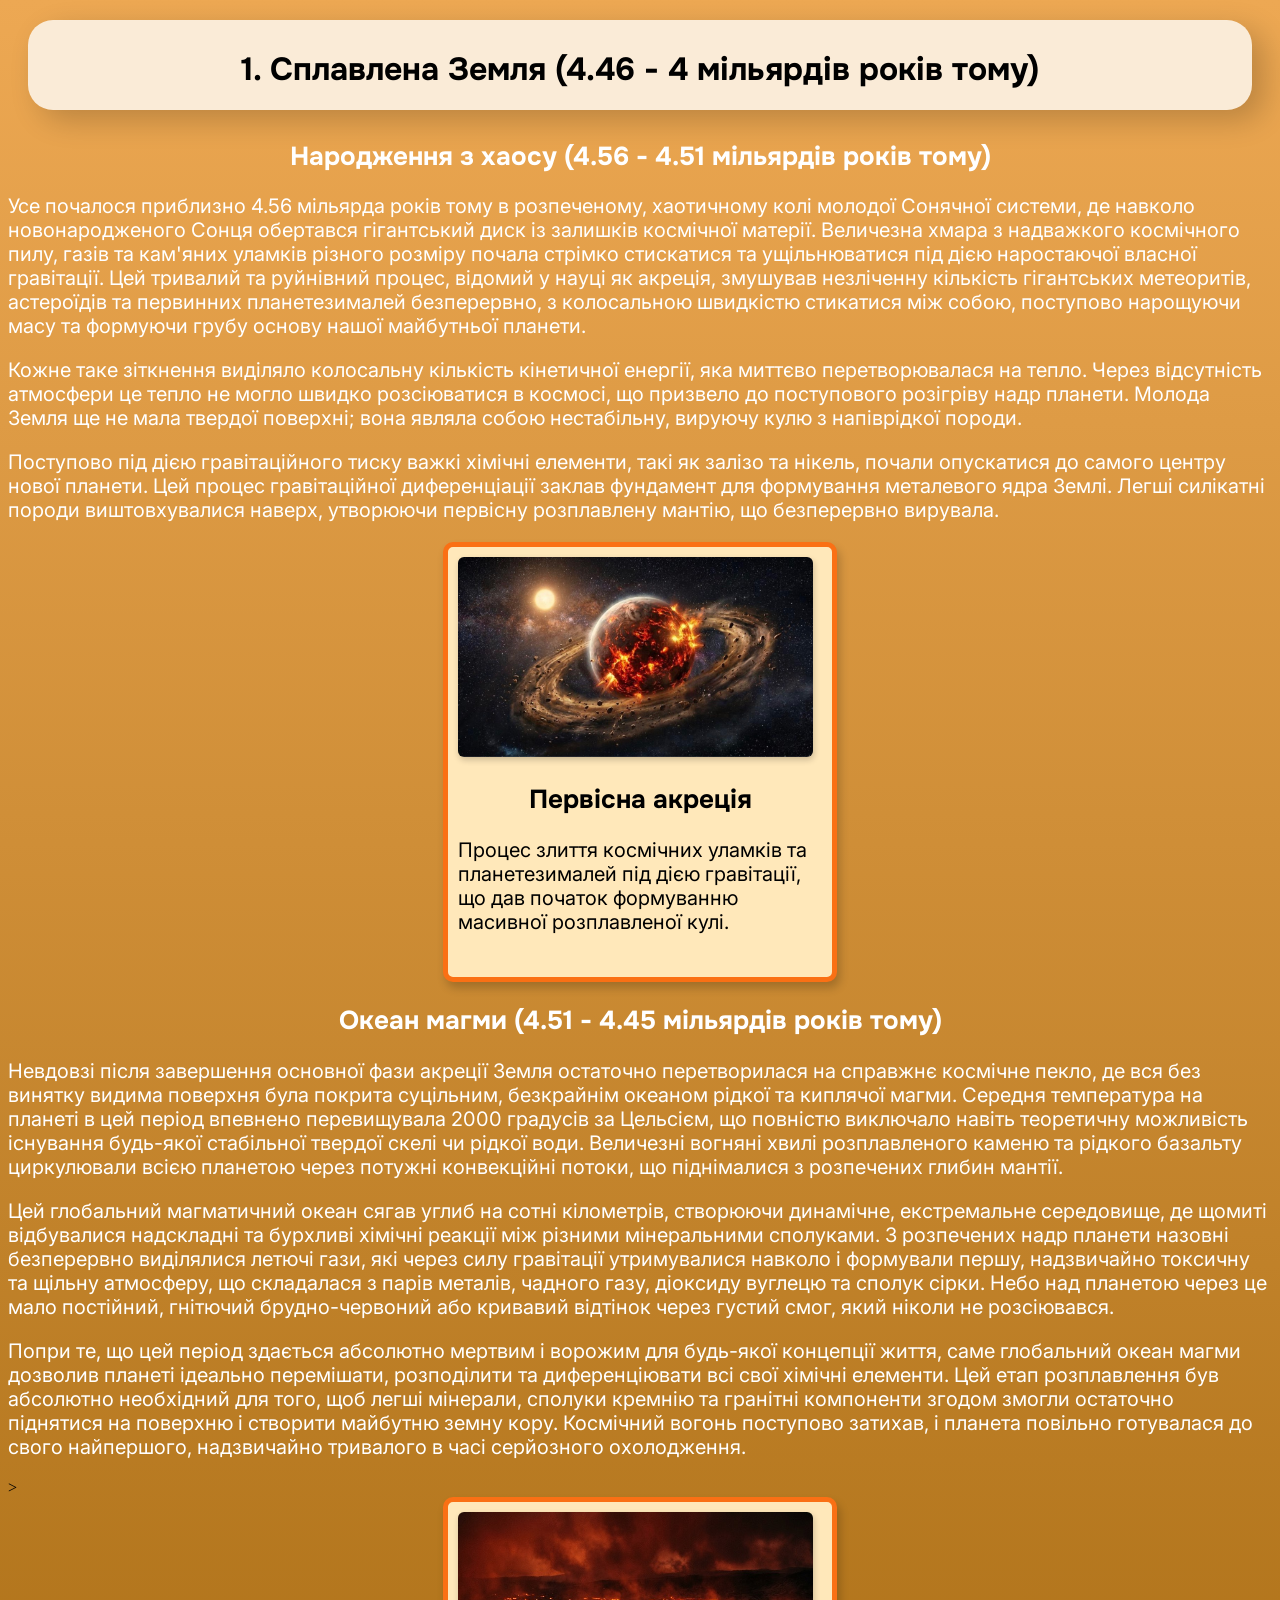
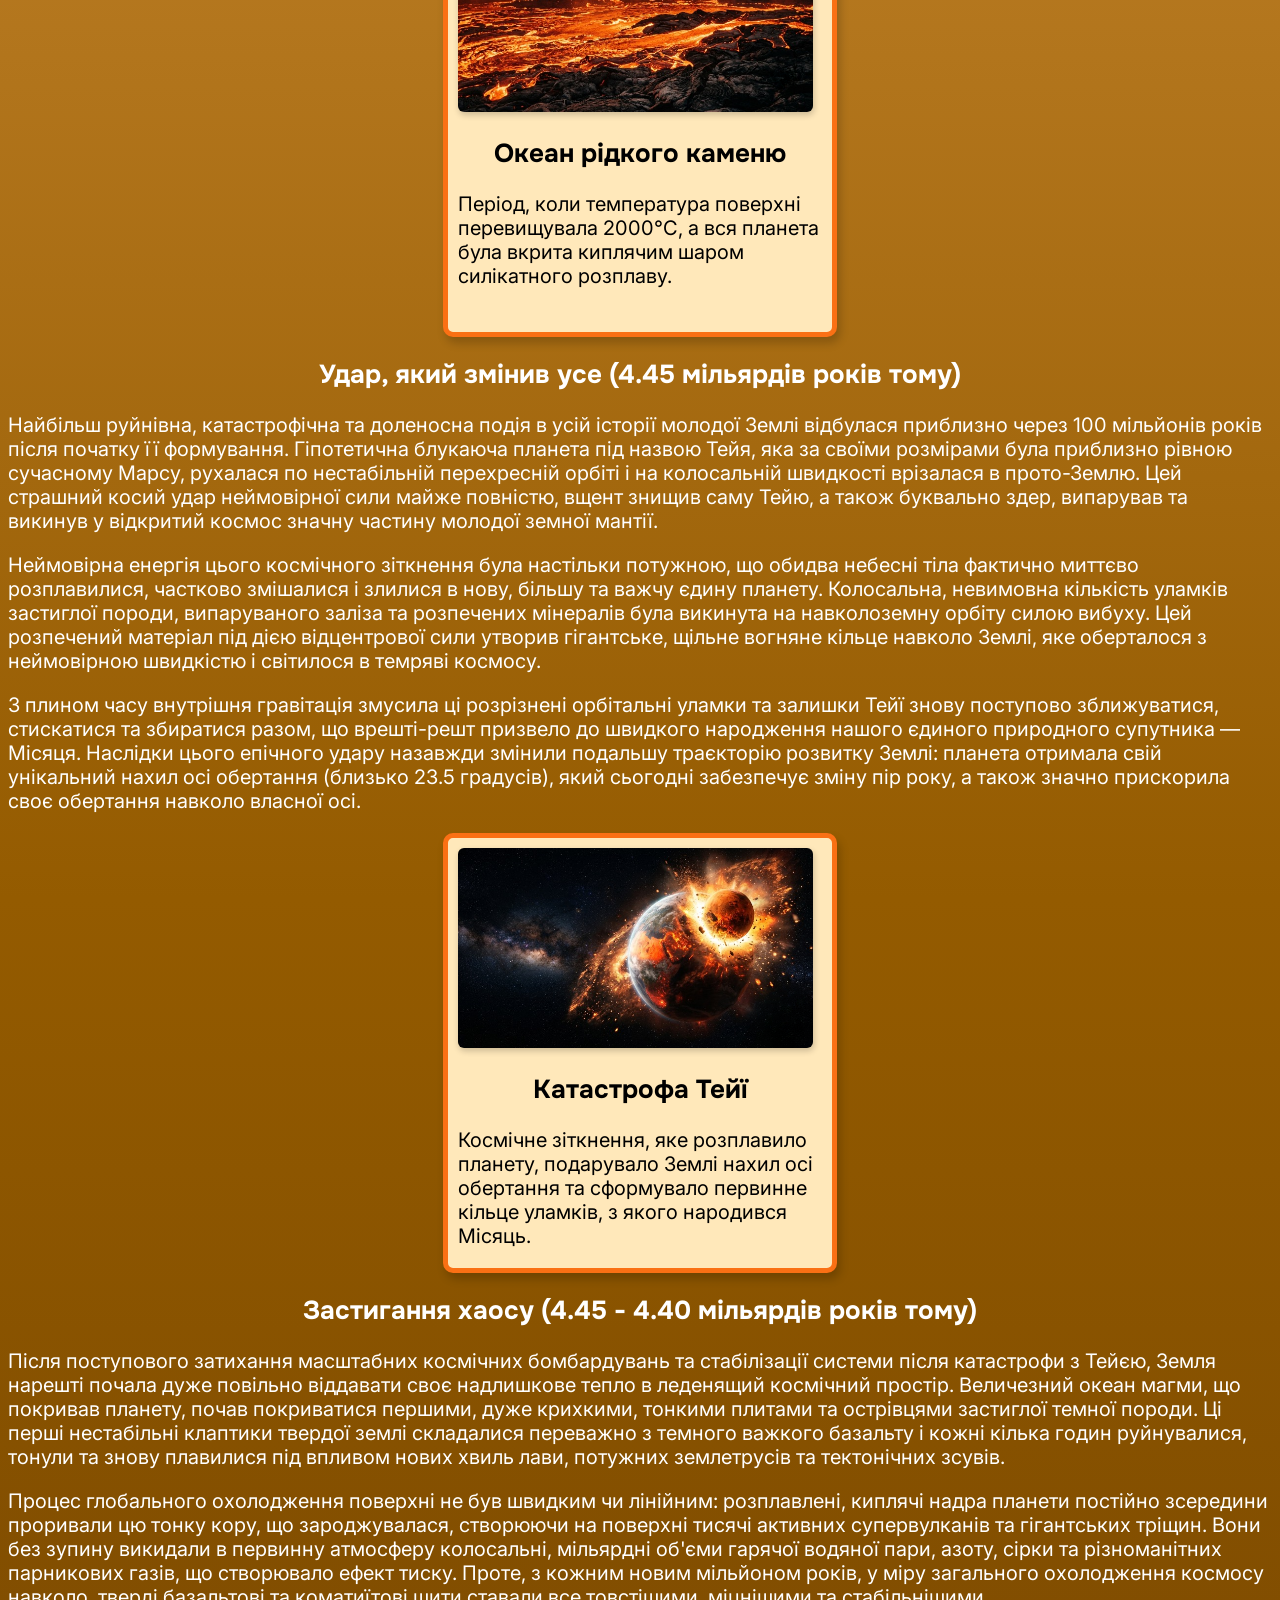
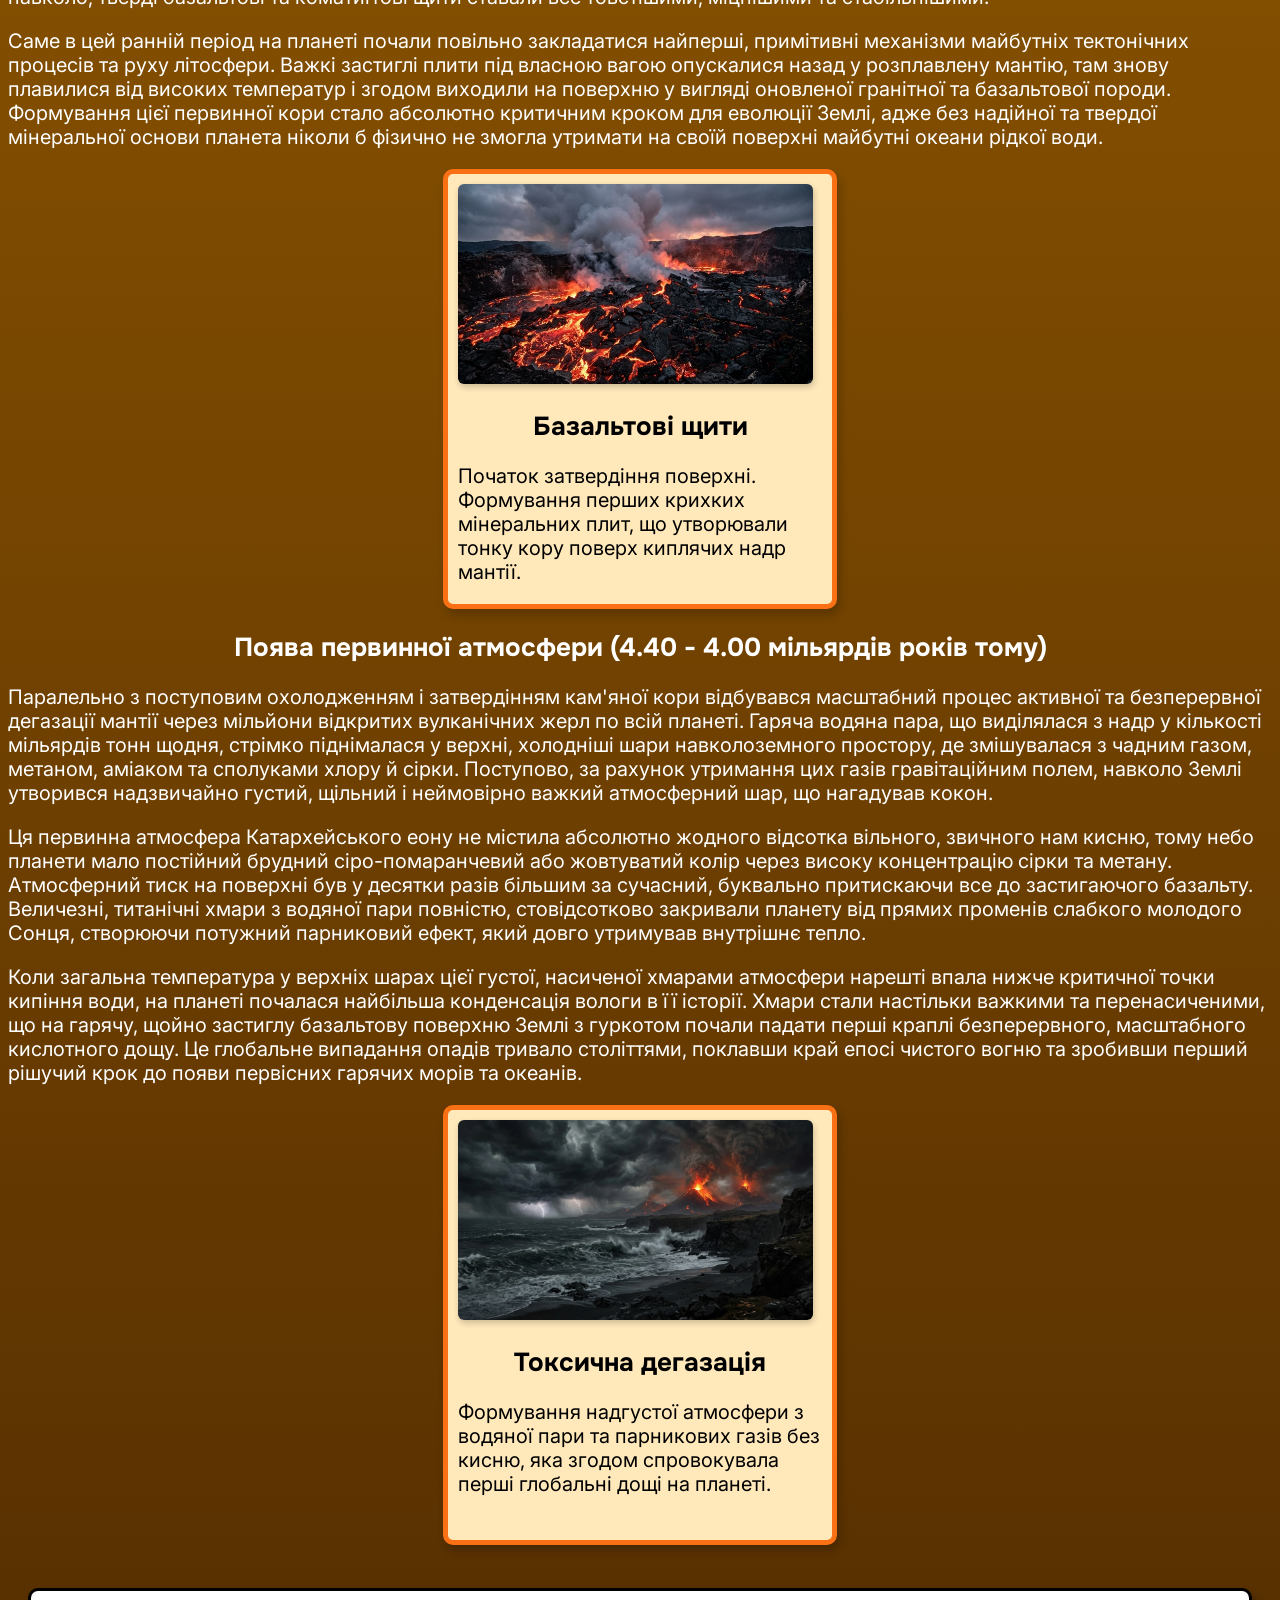
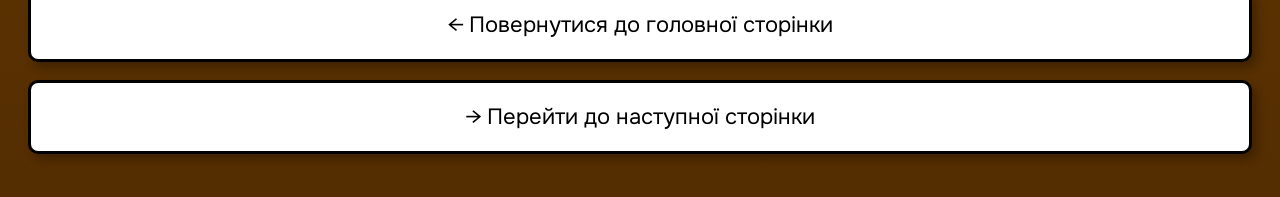
<file: molten-earth.html>
<!DOCTYPE html>
<html lang="uk" class="subpage theme-molten-earth">
    <head>
        <meta charset="UTF-8">
        <meta name="viewport" content="width=device-width, initial-scale=1.0">
        <title>Історія Землі // Сплавлена Земля</title>
        <link rel="stylesheet" href="style.css">
        <link rel="preconnect" href="https://fonts.googleapis.com">
        <link rel="preconnect" href="https://fonts.gstatic.com" crossorigin>
        <link rel="stylesheet" href="https://fonts.googleapis.com/css2?family=Inter:wght@400;500;600;700;800;900&amp;family=Onest:wght@600;700;800;900&amp;display=swap">
        <link rel="stylesheet" href="https://cdnjs.cloudflare.com/ajax/libs/animate.css/4.1.1/animate.css">
    </head>

    <body>
        <header class="subpage-header">
            <h1>1. Сплавлена Земля (4.46 - 4 мільярдів років тому) </h1>
        </header>
        <main>
            <h2>Народження з хаосу (4.56 - 4.51 мільярдів років тому)</h2>
            <p>Усе почалося приблизно 4.56 мільярда років тому в розпеченому, хаотичному колі молодої Сонячної системи, де навколо новонародженого Сонця обертався гігантський диск із залишків космічної матерії. Величезна хмара з надважкого космічного пилу, газів та кам'яних уламків різного розміру почала стрімко стискатися та ущільнюватися під дією наростаючої власної гравітації. Цей тривалий та руйнівний процес, відомий у науці як акреція, змушував незліченну кількість гігантських метеоритів, астероїдів та первинних планетезималей безперервно, з колосальною швидкістю стикатися між собою, поступово нарощуючи масу та формуючи грубу основу нашої майбутньої планети.</p>
            <p>Кожне таке зіткнення виділяло колосальну кількість кінетичної енергії, яка миттєво перетворювалася на тепло. Через відсутність атмосфери це тепло не могло швидко розсіюватися в космосі, що призвело до поступового розігріву надр планети. Молода Земля ще не мала твердої поверхні; вона являла собою нестабільну, вируючу кулю з напіврідкої породи.</p>
            <p>Поступово під дією гравітаційного тиску важкі хімічні елементи, такі як залізо та нікель, почали опускатися до самого центру нової планети. Цей процес гравітаційної диференціації заклав фундамент для формування металевого ядра Землі. Легші силікатні породи виштовхувалися наверх, утворюючи первісну розплавлену мантію, що безперервно вирувала.</p>
            <div class="subpage-card card-page-molten-earth">
                <img src="protoearth.jpg" class="subpage-img">
                <h2>Первісна акреція</h2>
                <p>Процес злиття космічних уламків та планетезималей під дією гравітації, що дав початок формуванню масивної розплавленої кулі.</p>
            </div>

            <h2>Океан магми (4.51 - 4.45 мільярдів років тому)</h2>
            <p>Невдовзі після завершення основної фази акреції Земля остаточно перетворилася на справжнє космічне пекло, де вся без винятку видима поверхня була покрита суцільним, безкрайнім океаном рідкої та киплячої магми. Середня температура на планеті в цей період впевнено перевищувала 2000 градусів за Цельсієм, що повністю виключало навіть теоретичну можливість існування будь-якої стабільної твердої скелі чи рідкої води. Величезні вогняні хвилі розплавленого каменю та рідкого базальту циркулювали всією планетою через потужні конвекційні потоки, що піднімалися з розпечених глибин мантії.</p>
            <p>Цей глобальний магматичний океан сягав углиб на сотні кілометрів, створюючи динамічне, екстремальне середовище, де щомиті відбувалися надскладні та бурхливі хімічні реакції між різними мінеральними сполуками. З розпечених надр планети назовні безперервно виділялися летючі гази, які через силу гравітації утримувалися навколо і формували першу, надзвичайно токсичну та щільну атмосферу, що складалася з парів металів, чадного газу, діоксиду вуглецю та сполук сірки. Небо над планетою через це мало постійний, гнітючий брудно-червоний або кривавий відтінок через густий смог, який ніколи не розсіювався.</p>
            <p>Попри те, що цей період здається абсолютно мертвим і ворожим для будь-якої концепції життя, саме глобальний океан магми дозволив планеті ідеально перемішати, розподілити та диференціювати всі свої хімічні елементи. Цей етап розплавлення був абсолютно необхідний для того, щоб легші мінерали, сполуки кремнію та гранітні компоненти згодом змогли остаточно піднятися на поверхню і створити майбутню земну кору. Космічний вогонь поступово затихав, і планета повільно готувалася до свого найпершого, надзвичайно тривалого в часі серйозного охолодження.</p>>
            <div class="subpage-card card-page-molten-earth">
                <img src="lava-earth-atmosphere.png" class="subpage-img">
                <h2>Океан рідкого каменю</h2>
                <p>Період, коли температура поверхні перевищувала 2000°C, а вся планета була вкрита киплячим шаром силікатного розплаву.</p>
            </div>

            <h2>Удар, який змінив усе (4.45 мільярдів років тому)</h2>
            <p>Найбільш руйнівна, катастрофічна та доленосна подія в усій історії молодої Землі відбулася приблизно через 100 мільйонів років після початку її формування. Гіпотетична блукаюча планета під назвою Тейя, яка за своїми розмірами була приблизно рівною сучасному Марсу, рухалася по нестабільній перехресній орбіті і на колосальній швидкості врізалася в прото-Землю. Цей страшний косий удар неймовірної сили майже повністю, вщент знищив саму Тейю, а також буквально здер, випарував та викинув у відкритий космос значну частину молодої земної мантії.</p>
            <p>Неймовірна енергія цього космічного зіткнення була настільки потужною, що обидва небесні тіла фактично миттєво розплавилися, частково змішалися і злилися в нову, більшу та важчу єдину планету. Колосальна, невимовна кількість уламків застиглої породи, випаруваного заліза та розпечених мінералів була викинута на навколоземну орбіту силою вибуху. Цей розпечений матеріал під дією відцентрової сили утворив гігантське, щільне вогняне кільце навколо Землі, яке оберталося з неймовірною швидкістю і світилося в темряві космосу.</p>
            <p>З плином часу внутрішня гравітація змусила ці розрізнені орбітальні уламки та залишки Тейї знову поступово зближуватися, стискатися та збиратися разом, що врешті-решт призвело до швидкого народження нашого єдиного природного супутника — Місяця. Наслідки цього епічного удару назавжди змінили подальшу траєкторію розвитку Землі: планета отримала свій унікальний нахил осі обертання (близько 23.5 градусів), який сьогодні забезпечує зміну пір року, а також значно прискорила своє обертання навколо власної осі.</p>
            <div class="subpage-card card-page-molten-earth">
                <img src="earth-explosion.png" class="subpage-img">
                <h2>Катастрофа Тейї</h2>
                <p>Космічне зіткнення, яке розплавило планету, подарувало Землі нахил осі обертання та сформувало первинне кільце уламків, з якого народився Місяць.</p>
            </div>

            <h2>Застигання хаосу (4.45 - 4.40 мільярдів років тому)</h2>
            <p>Після поступового затихання масштабних космічних бомбардувань та стабілізації системи після катастрофи з Тейєю, Земля нарешті почала дуже повільно віддавати своє надлишкове тепло в леденящий космічний простір. Величезний океан магми, що покривав планету, почав покриватися першими, дуже крихкими, тонкими плитами та острівцями застиглої темної породи. Ці перші нестабільні клаптики твердої землі складалися переважно з темного важкого базальту і кожні кілька годин руйнувалися, тонули та знову плавилися під впливом нових хвиль лави, потужних землетрусів та тектонічних зсувів.</p>
            <p>Процес глобального охолодження поверхні не був швидким чи лінійним: розплавлені, киплячі надра планети постійно зсередини проривали цю тонку кору, що зароджувалася, створюючи на поверхні тисячі активних супервулканів та гігантських тріщин. Вони без зупину викидали в первинну атмосферу колосальні, мільярдні об'єми гарячої водяної пари, азоту, сірки та різноманітних парникових газів, що створювало ефект тиску. Проте, з кожним новим мільйоном років, у міру загального охолодження космосу навколо, тверді базальтові та коматиїтові щити ставали все товстішими, міцнішими та стабільнішими.</p>
            <p>Саме в цей ранній період на планеті почали повільно закладатися найперші, примітивні механізми майбутніх тектонічних процесів та руху літосфери. Важкі застиглі плити під власною вагою опускалися назад у розплавлену мантію, там знову плавилися від високих температур і згодом виходили на поверхню у вигляді оновленої гранітної та базальтової породи. Формування цієї первинної кори стало абсолютно критичним кроком для еволюції Землі, адже без надійної та твердої мінеральної основи планета ніколи б фізично не змогла утримати на своїй поверхні майбутні океани рідкої води.</p>
            <div class="subpage-card card-page-molten-earth">
                <img src="earths-cooldown.png" class="subpage-img">
                <h2>Базальтові щити</h2>
                <p>Початок затвердіння поверхні. Формування перших крихких мінеральних плит, що утворювали тонку кору поверх киплячих надр мантії.</p>
            </div>

            <h2>Поява первинної атмосфери (4.40 - 4.00 мільярдів років тому)</h2>
            <p>Паралельно з поступовим охолодженням і затвердінням кам'яної кори відбувався масштабний процес активної та безперервної дегазації мантії через мільйони відкритих вулканічних жерл по всій планеті. Гаряча водяна пара, що виділялася з надр у кількості мільярдів тонн щодня, стрімко піднімалася у верхні, холодніші шари навколоземного простору, де змішувалася з чадним газом, метаном, аміаком та сполуками хлору й сірки. Поступово, за рахунок утримання цих газів гравітаційним полем, навколо Землі утворився надзвичайно густий, щільний і неймовірно важкий атмосферний шар, що нагадував кокон.</p>
            <p>Ця первинна атмосфера Катархейського еону не містила абсолютно жодного відсотка вільного, звичного нам кисню, тому небо планети мало постійний брудний сіро-помаранчевий або жовтуватий колір через високу концентрацію сірки та метану. Атмосферний тиск на поверхні був у десятки разів більшим за сучасний, буквально притискаючи все до застигаючого базальту. Величезні, титанічні хмари з водяної пари повністю, стовідсотково закривали планету від прямих променів слабкого молодого Сонця, створюючи потужний парниковий ефект, який довго утримував внутрішнє тепло.</p>
            <p>Коли загальна температура у верхніх шарах цієї густої, насиченої хмарами атмосфери нарешті впала нижче критичної точки кипіння води, на планеті почалася найбільша конденсація вологи в її історії. Хмари стали настільки важкими та перенасиченими, що на гарячу, щойно застиглу базальтову поверхню Землі з гуркотом почали падати перші краплі безперервного, масштабного кислотного дощу. Це глобальне випадання опадів тривало століттями, поклавши край епосі чистого вогню та зробивши перший рішучий крок до появи первісних гарячих морів та океанів.</p>
            <div class="subpage-card card-page-molten-earth">
                <img src="early-earth-storms.png" class="subpage-img">
                <h2>Токсична дегазація</h2>
                <p>Формування надгустої атмосфери з водяної пари та парникових газів без кисню, яка згодом спровокувала перші глобальні дощі на планеті.</p>
            </div>
        </main>
        <footer class="subpage-footer">
            <div class="button button-back">
                <a href="index.html">← Повернутися до головної сторінки</a>
            </div>
        
            <div class="button button-continue-right">
                <a href="first-oceans.html">→ Перейти до наступної сторінки</a>
            </div>
        </footer>
    </body>
</html>
</file>
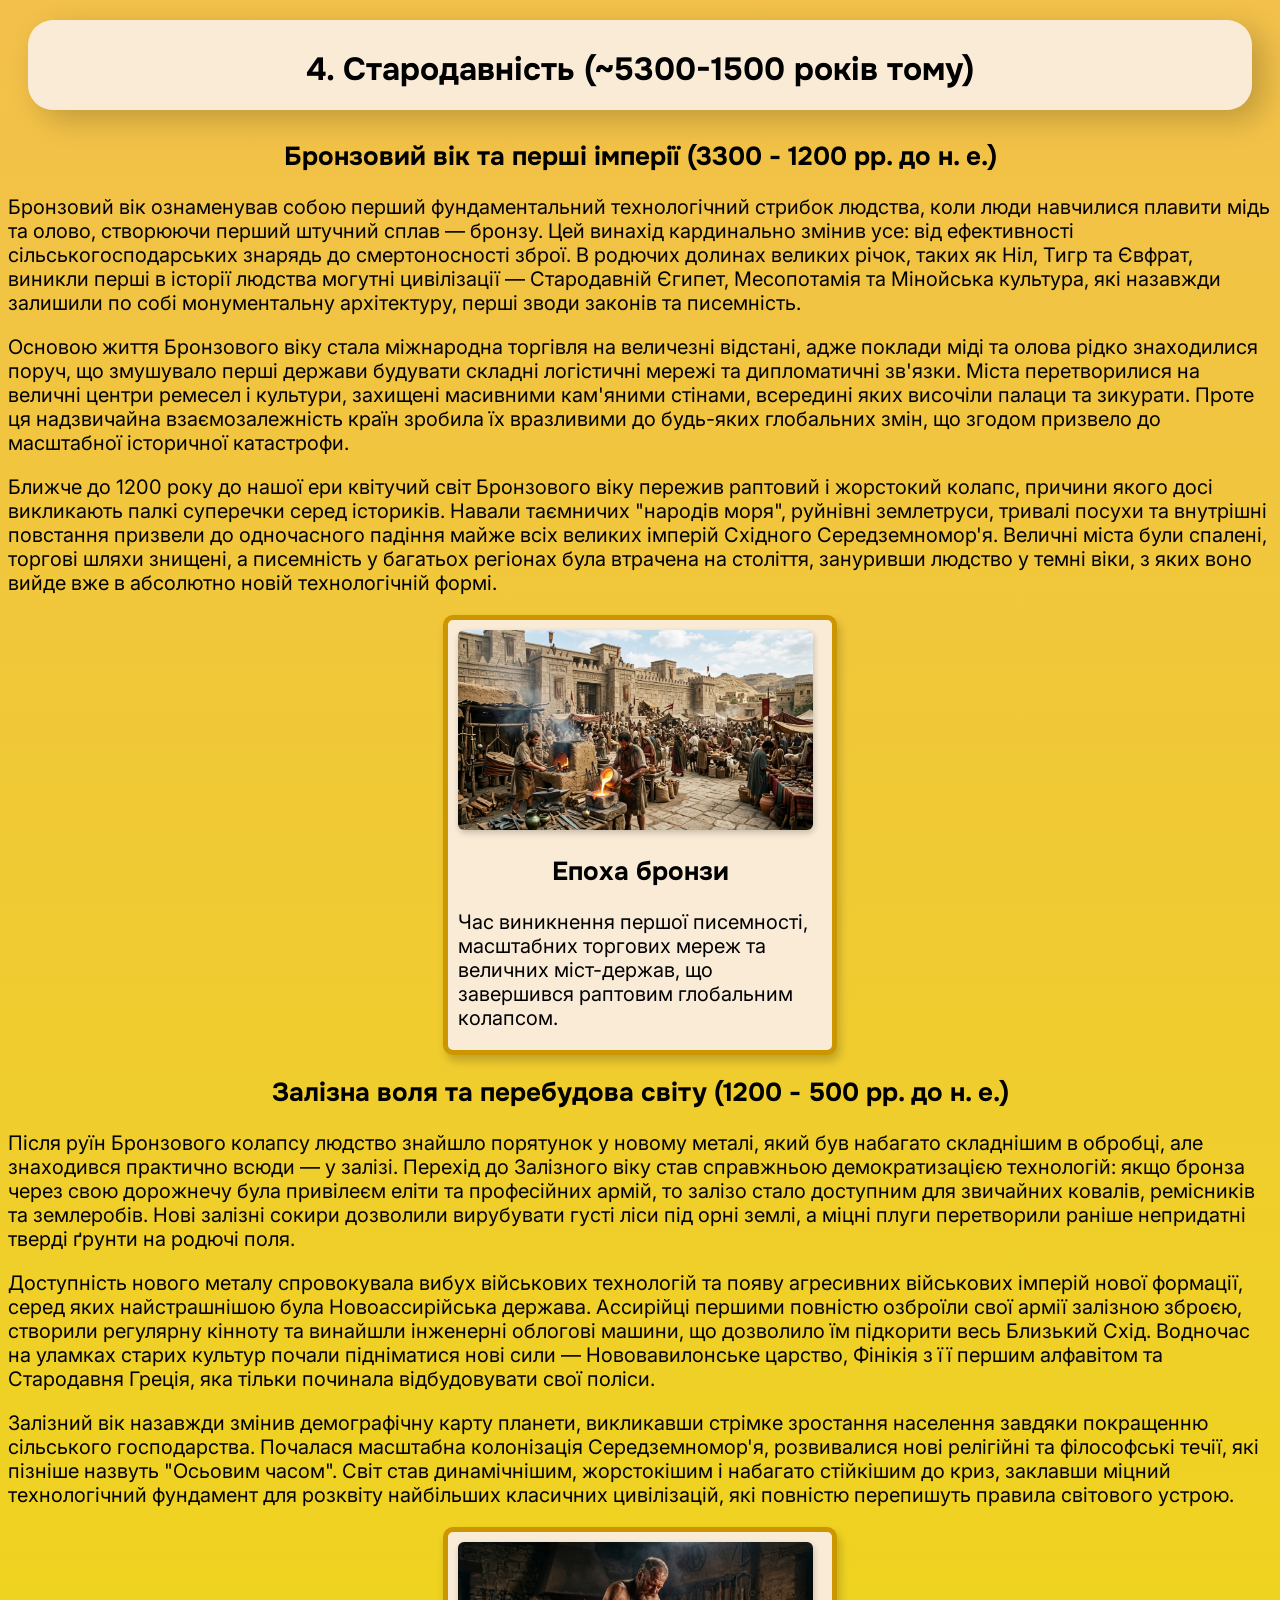
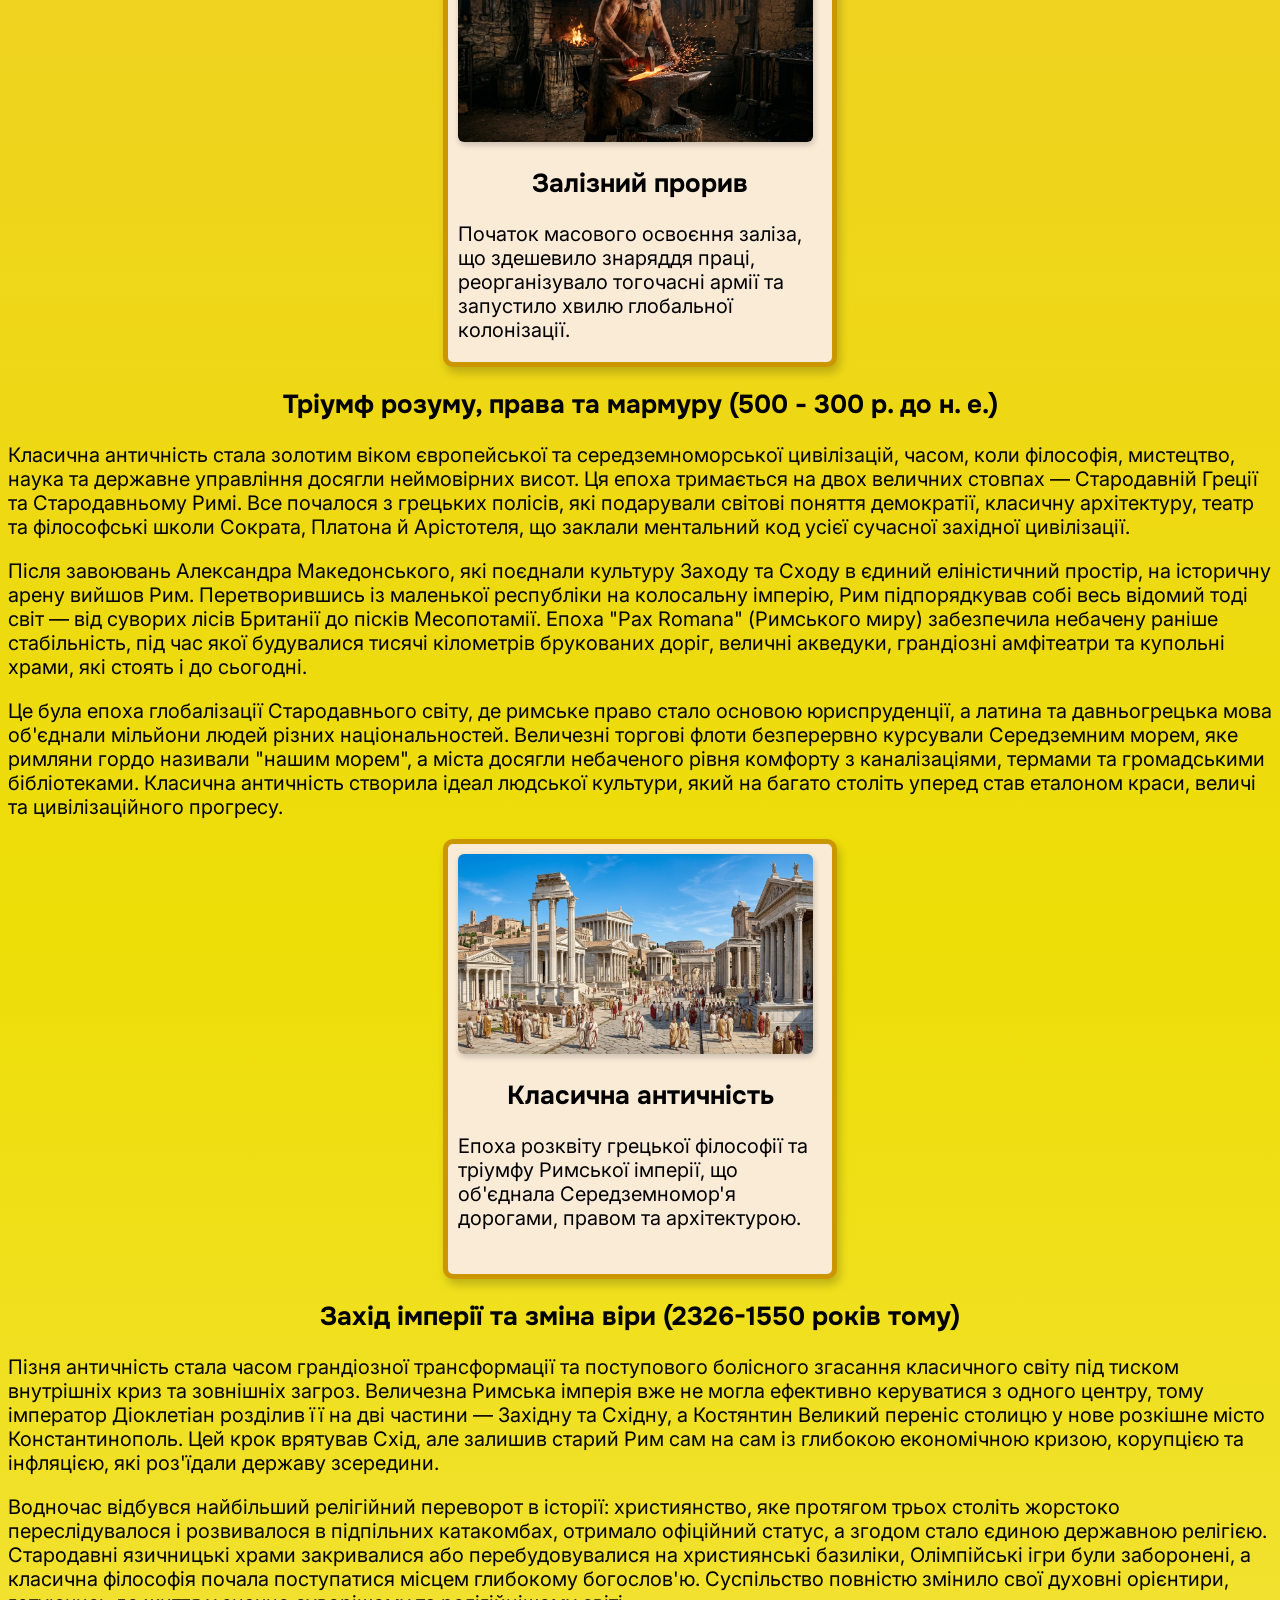
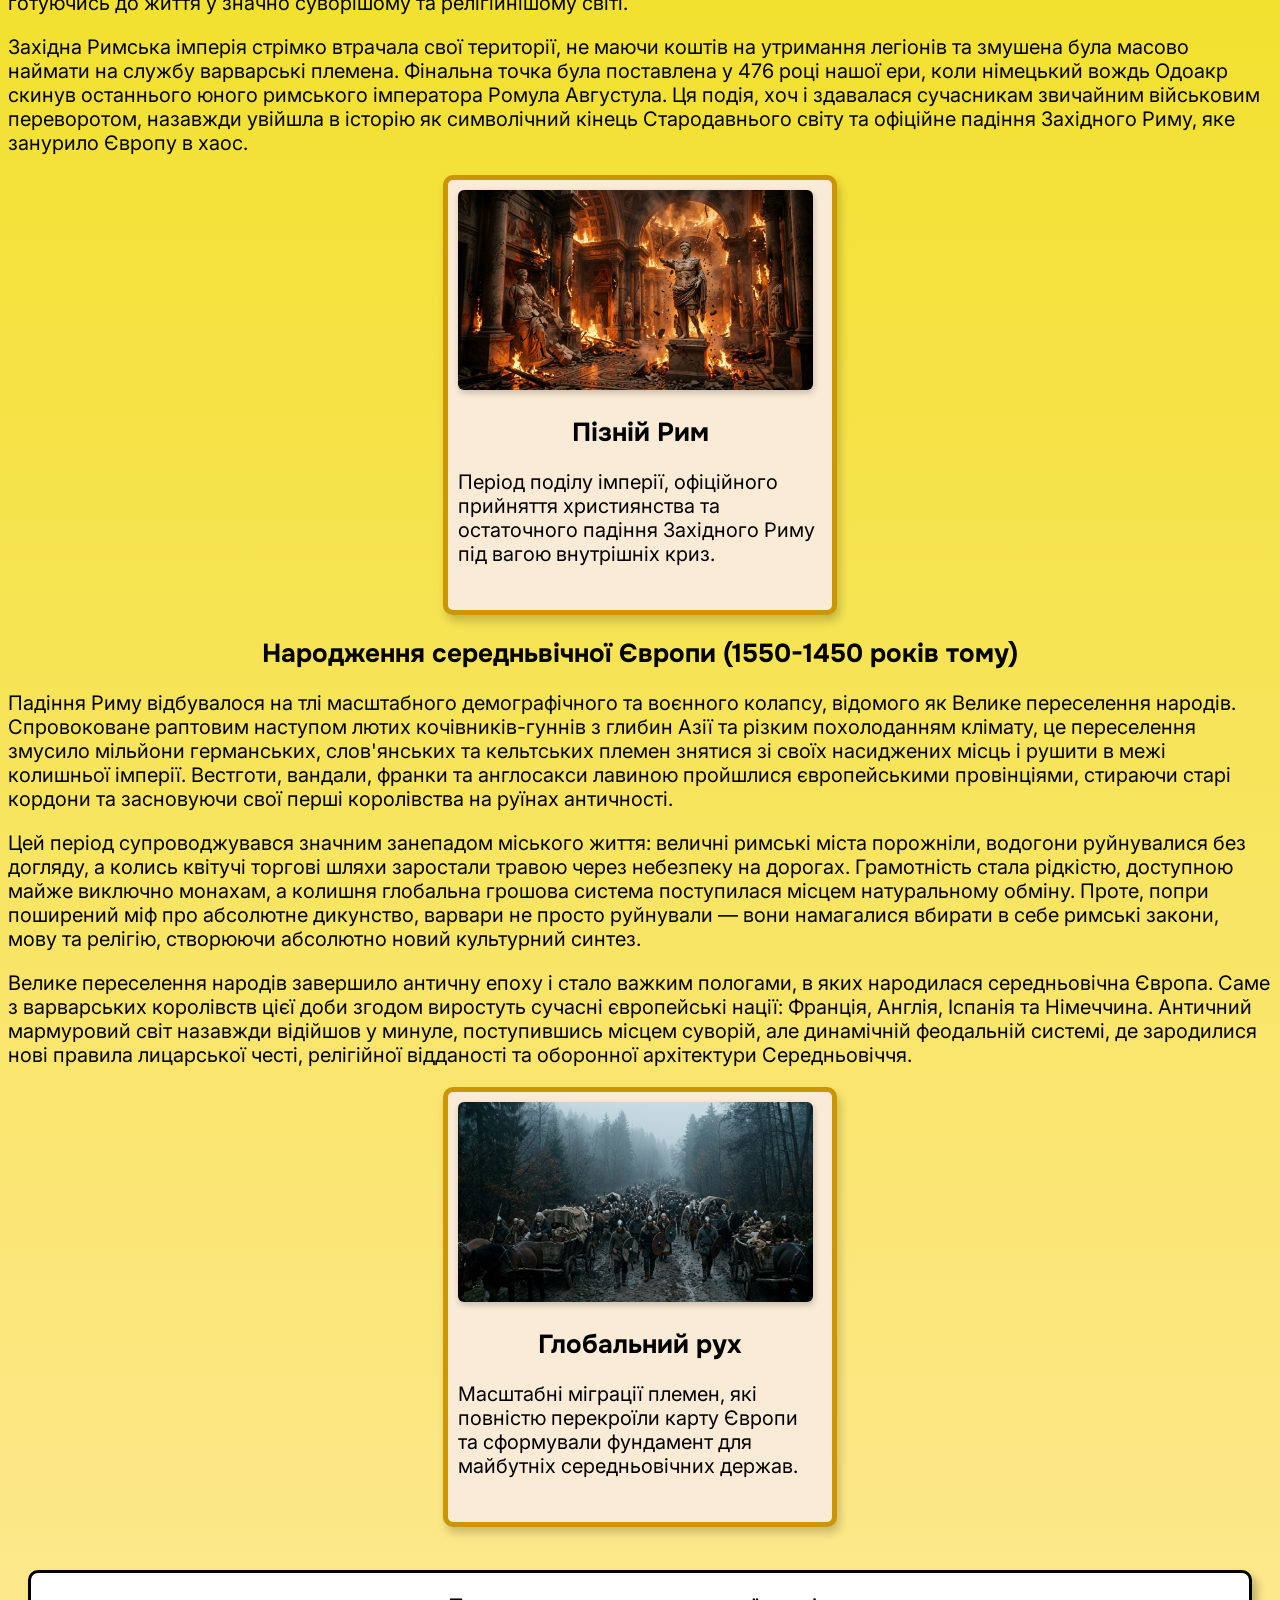
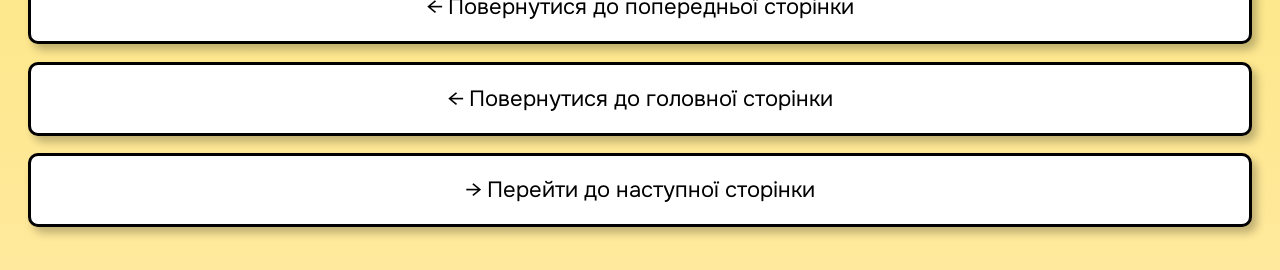
<file: old-ages.html>
<!DOCTYPE html>
<html lang="uk" class="subpage theme-old-ages">
    <head>
        <meta charset="UTF-8">
        <meta name="viewport" content="width=device-width, initial-scale=1.0">
        <title>Історія Землі // Стародавність</title>
        <link rel="stylesheet" href="style.css">
        <link rel="preconnect" href="https://fonts.googleapis.com">
        <link rel="preconnect" href="https://fonts.gstatic.com" crossorigin>
        <link rel="stylesheet" href="https://fonts.googleapis.com/css2?family=Inter:wght@400;500;600;700;800;900&amp;family=Onest:wght@600;700;800;900&amp;display=swap">
        <link rel="stylesheet" href="https://cdnjs.cloudflare.com/ajax/libs/animate.css/4.1.1/animate.css">
    </head>

    <body>
        <header class="subpage-header">
            <h1>4. Стародавність (~5300-1500 років тому)</h1>
            <h2></h2>
        </header>
        <main>
            <h2>Бронзовий вік та перші імперії (3300 - 1200 рр. до н. е.) </h2>
            <p>Бронзовий вік ознаменував собою перший фундаментальний технологічний стрибок людства, коли люди навчилися плавити мідь та олово, створюючи перший штучний сплав — бронзу. Цей винахід кардинально змінив усе: від ефективності сільськогосподарських знарядь до смертоносності зброї. В родючих долинах великих річок, таких як Ніл, Тигр та Євфрат, виникли перші в історії людства могутні цивілізації — Стародавній Єгипет, Месопотамія та Мінойська культура, які назавжди залишили по собі монументальну архітектуру, перші зводи законів та писемність.</p>
            <p>Основою життя Бронзового віку стала міжнародна торгівля на величезні відстані, адже поклади міді та олова рідко знаходилися поруч, що змушувало перші держави будувати складні логістичні мережі та дипломатичні зв'язки. Міста перетворилися на величні центри ремесел і культури, захищені масивними кам'яними стінами, всередині яких височіли палаци та зикурати. Проте ця надзвичайна взаємозалежність країн зробила їх вразливими до будь-яких глобальних змін, що згодом призвело до масштабної історичної катастрофи.</p>
            <p>Ближче до 1200 року до нашої ери квітучий світ Бронзового віку пережив раптовий і жорстокий колапс, причини якого досі викликають палкі суперечки серед істориків. Навали таємничих "народів моря", руйнівні землетруси, тривалі посухи та внутрішні повстання призвели до одночасного падіння майже всіх великих імперій Східного Середземномор'я. Величні міста були спалені, торгові шляхи знищені, а писемність у багатьох регіонах була втрачена на століття, зануривши людство у темні віки, з яких воно вийде вже в абсолютно новій технологічній формі.</p>
            <div class="subpage-card card-page-old-ages">
                <img src="bronze-age-city.png" class="subpage-img">
                <h2>Епоха бронзи</h2>
                <p>Час виникнення першої писемності, масштабних торгових мереж та величних міст-держав, що завершився раптовим глобальним колапсом.</p>
            </div>

            <h2>Залізна воля та перебудова світу (1200 - 500 рр. до н. е.)</h2>
            <p>Після руїн Бронзового колапсу людство знайшло порятунок у новому металі, який був набагато складнішим в обробці, але знаходився практично всюди — у залізі. Перехід до Залізного віку став справжньою демократизацією технологій: якщо бронза через свою дорожнечу була привілеєм еліти та професійних армій, то залізо стало доступним для звичайних ковалів, ремісників та землеробів. Нові залізні сокири дозволили вирубувати густі ліси під орні землі, а міцні плуги перетворили раніше непридатні тверді ґрунти на родючі поля.</p>
            <p>Доступність нового металу спровокувала вибух військових технологій та появу агресивних військових імперій нової формації, серед яких найстрашнішою була Новоассирійська держава. Ассирійці першими повністю озброїли свої армії залізною зброєю, створили регулярну кінноту та винайшли інженерні облогові машини, що дозволило їм підкорити весь Близький Схід. Водночас на уламках старих культур почали підніматися нові сили — Нововавилонське царство, Фінікія з її першим алфавітом та Стародавня Греція, яка тільки починала відбудовувати свої поліси.</p>
            <p>Залізний вік назавжди змінив демографічну карту планети, викликавши стрімке зростання населення завдяки покращенню сільського господарства. Почалася масштабна колонізація Середземномор'я, розвивалися нові релігійні та філософські течії, які пізніше назвуть "Осьовим часом". Світ став динамічнішим, жорстокішим і набагато стійкішим до криз, заклавши міцний технологічний фундамент для розквіту найбільших класичних цивілізацій, які повністю перепишуть правила світового устрою.</p>
            <div class="subpage-card card-page-old-ages">
                <img src="blacksmith.png" class="subpage-img">
                <h2>Залізний прорив</h2>
                <p>Початок масового освоєння заліза, що здешевило знаряддя праці, реорганізувало тогочасні армії та запустило хвилю глобальної колонізації.</p>
            </div>

            <h2>Тріумф розуму, права та мармуру (500 - 300 р. до н. е.)</h2>
            <p>Класична античність стала золотим віком європейської та середземноморської цивілізацій, часом, коли філософія, мистецтво, наука та державне управління досягли неймовірних висот. Ця епоха тримається на двох величних стовпах — Стародавній Греції та Стародавньому Римі. Все почалося з грецьких полісів, які подарували світові поняття демократії, класичну архітектуру, театр та філософські школи Сократа, Платона й Арістотеля, що заклали ментальний код усієї сучасної західної цивілізації.</p>
            <p>Після завоювань Александра Македонського, які поєднали культуру Заходу та Сходу в єдиний еліністичний простір, на історичну арену вийшов Рим. Перетворившись із маленької республіки на колосальну імперію, Рим підпорядкував собі весь відомий тоді світ — від суворих лісів Британії до пісків Месопотамії. Епоха "Pax Romana" (Римського миру) забезпечила небачену раніше стабільність, під час якої будувалися тисячі кілометрів брукованих доріг, величні акведуки, грандіозні амфітеатри та купольні храми, які стоять і до сьогодні.</p>
            <p>Це була епоха глобалізації Стародавнього світу, де римське право стало основою юриспруденції, а латина та давньогрецька мова об'єднали мільйони людей різних національностей. Величезні торгові флоти безперервно курсували Середземним морем, яке римляни гордо називали "нашим морем", а міста досягли небаченого рівня комфорту з каналізаціями, термами та громадськими бібліотеками. Класична античність створила ідеал людської культури, який на багато століть уперед став еталоном краси, величі та цивілізаційного прогресу.</p>
            <div class="subpage-card card-page-old-ages">
                <img src="athens.png" class="subpage-img">
                <h2>Класична античність</h2>
                <p>Епоха розквіту грецької філософії та тріумфу Римської імперії, що об'єднала Середземномор'я дорогами, правом та архітектурою.</p>
            </div>

            <h2>Захід імперії та зміна віри (2326-1550 років тому)</h2>
            <p>Пізня античність стала часом грандіозної трансформації та поступового болісного згасання класичного світу під тиском внутрішніх криз та зовнішніх загроз. Величезна Римська імперія вже не могла ефективно керуватися з одного центру, тому імператор Діоклетіан розділив її на дві частини — Західну та Східну, а Костянтин Великий переніс столицю у нове розкішне місто Константинополь. Цей крок врятував Схід, але залишив старий Рим сам на сам із глибокою економічною кризою, корупцією та інфляцією, які роз'їдали державу зсередини.</p>
            <p>Водночас відбувся найбільший релігійний переворот в історії: християнство, яке протягом трьох століть жорстоко переслідувалося і розвивалося в підпільних катакомбах, отримало офіційний статус, а згодом стало єдиною державною релігією. Стародавні язичницькі храми закривалися або перебудовувалися на християнські базиліки, Олімпійські ігри були заборонені, а класична філософія почала поступатися місцем глибокому богослов'ю. Суспільство повністю змінило свої духовні орієнтири, готуючись до життя у значно суворішому та релігійнішому світі.</p>
            <p>Західна Римська імперія стрімко втрачала свої території, не маючи коштів на утримання легіонів та змушена була масово наймати на службу варварські племена. Фінальна точка була поставлена у 476 році нашої ери, коли німецький вождь Одоакр скинув останнього юного римського імператора Ромула Августула. Ця подія, хоч і здавалася сучасникам звичайним військовим переворотом, назавжди увійшла в історію як символічний кінець Стародавнього світу та офіційне падіння Західного Риму, яке занурило Європу в хаос.</p>
            <div class="subpage-card card-page-old-ages">
                <img src="burning-museum.png" class="subpage-img">
                <h2>Пізній Рим</h2>
                <p>Період поділу імперії, офіційного прийняття християнства та остаточного падіння Західного Риму під вагою внутрішніх криз.</p>
            </div>

            <h2>Народження середньвічної Європи (1550-1450 років тому)</h2>
            <p>Падіння Риму відбувалося на тлі масштабного демографічного та воєнного колапсу, відомого як Велике переселення народів. Спровоковане раптовим наступом лютих кочівників-гуннів з глибин Азії та різким похолоданням клімату, це переселення змусило мільйони германських, слов'янських та кельтських племен знятися зі своїх насиджених місць і рушити в межі колишньої імперії. Вестготи, вандали, франки та англосакси лавиною пройшлися європейськими провінціями, стираючи старі кордони та засновуючи свої перші королівства на руїнах античності.</p>
            <p>Цей період супроводжувався значним занепадом міського життя: величні римські міста порожніли, водогони руйнувалися без догляду, а колись квітучі торгові шляхи заростали травою через небезпеку на дорогах. Грамотність стала рідкістю, доступною майже виключно монахам, а колишня глобальна грошова система поступилася місцем натуральному обміну. Проте, попри поширений міф про абсолютне дикунство, варвари не просто руйнували — вони намагалися вбирати в себе римські закони, мову та релігію, створюючи абсолютно новий культурний синтез.</p>
            <p>Велике переселення народів завершило античну епоху і стало важким пологами, в яких народилася середньовічна Європа. Саме з варварських королівств цієї доби згодом виростуть сучасні європейські нації: Франція, Англія, Іспанія та Німеччина. Античний мармуровий світ назавжди відійшов у минуле, поступившись місцем суворій, але динамічній феодальній системі, де зародилися нові правила лицарської честі, релігійної відданості та оборонної архітектури Середньовіччя.</p>
            <div class="subpage-card card-page-old-ages">
                <img src="germanic-immigration.png" class="subpage-img">
                <h2>Глобальний рух</h2>
                <p>Масштабні міграції племен, які повністю перекроїли карту Європи та сформували фундамент для майбутніх середньовічних держав.</p>
            </div>
        </main>
        <footer class="subpage-footer">
            <div class="button button-back">
                <a href="gigant-age.html">← Повернутися до попередньої сторінки</a>
            </div>
            <div class="button button-main-page">
                <a href="index.html">← Повернутися до головної сторінки</a>
            </div>
        
            <div class="button button-continue">
                <a href="middle-ages.html">→ Перейти до наступної сторінки</a>
            </div>
        </footer>
    </body>
</html>
</file>
<file: style.css>
*, *::before, ::after {
    box-sizing: border-box;
}

html {
    scroll-behavior: smooth;
}

.main-header {
    font-family: 'Onest', sans-serif;
    background: #2da633;
    background: linear-gradient(135deg, rgba(45, 166, 51, 0.32) 64%, rgba(164, 219, 164, 0.32) 87%);
    text-align: center;
    backdrop-filter: blur(10px);
    border-radius: 25px;
    box-shadow: 12px 10px 30px rgba(0, 0, 0, 0.2);
    padding-top: 3px;
    padding-bottom: 3px;
    margin: 20px;
}

header h1 {
    transform: translateY(5px);
}
header h2 {
    transform: translateY(-5px);
}

main {
    margin-top: 30px;
}

main h1 {
    font-family: 'Onest', sans-serif;
    text-align: center;
}

.card-container {
    display: flex;
    justify-content: center;
    flex-wrap: wrap;
    gap: 80px
}

.card {
    height: 550px;
    width: 394px;
    border: 5px solid black;
    border-radius: 10px;
    box-shadow: 3px 6px 10px rgba(0, 0, 0, 0.2);
    padding: 10px;
    position: relative;
}

.card h2 {
    font-family: 'Onest';
    transform: translateY(5px);
}

.card p { 
    font-family: 'Inter', sans-serif;
    transform: translateY(5px);
}

.card-molten-earth {
    border: 5px solid #8C5600;
}

.card-first-oceans {
    border: 5px solid #71D4F0;
}

.card-gigant-era {
    border: 5px solid #05A100;
}

.card-old-ages {
    border: 5px solid #FFE8BA;
}

.card-middle-ages {
    border: 5px solid #9C9C9C;
}

.card-digital-era {
    border: 5px solid #0FF7E0;
}

.btn {
    border: 3px solid black;
    text-align: center;
    padding-left: 10px;
    padding-right: 10px;
    padding-top: 15px;
    padding-bottom: 15px;
    transform: scale(0.85);
    border-radius: 10px;
    box-shadow: 5px 6px 8px rgba(0, 0, 0, 0.25);
    transition: 0.4s;
}

.btn:hover {
    cursor: pointer;
    box-shadow: 10px 12px 16px rgba(0, 0, 0, 0.15);
    border: 2.75px solid black;
}

.btn:active {
    background-color: #005073;
    border: 3px solid white;
    box-shadow: inset 0 0 0 4px rgba(0, 0, 0, 0.2);
    transition: all 0.15s ease-in-out;
}

.btn-molten-earth {
    background-color: #fa7014;
}

.btn-molten-earth:hover {
    background-color: #f58f4c;
}

.btn-molten-earth:active {
    background-color: #993d00;
    color: white;
}

.btn-first-oceans {
    background-color: rgba(0, 85, 255, 0.7);
}

.btn-first-oceans:hover {
    background-color: #40b9ff;
}

.btn-first-oceans:active {
    background-color: #005687;
}

.btn-gigant-era {
    background-color: #00c22a;
}

.btn-gigant-era:hover {
    background-color: #80ffaa;
}

.btn-gigant-era:active {
    background-color: #017327;
}

.btn-old-ages { 
    background-color: #f7e85c;
}

.btn-old-ages:hover {
    background-color: #fff59c;
}

.btn-old-ages:active {
    background-color: #968700;
}

.btn-middle-ages {
    background-color: #6e6b56;
}

.btn-middle-ages a {
    color: #ffffff;
}

.btn-middle-ages a:hover {
    color: #000000;
}

.btn-middle-ages a:active {
    color: #ffffff;
}

.btn-middle-ages:hover {
    background-color: #9ba8a4;
}

.btn-middle-ages:active {
   background-color: #525252; 
}

.btn-digital-era {
    background-color: #00eeff;
}

.btn-digital-era:hover {
    background-color: #a8f9ff;
}

.btn-digital-era:active {
    background-color: #0e767d;
}

img {
    width: 355px;
    height: 200px;
    border-radius: 6px;
    box-shadow: 1px 3px 6px rgba(0, 0, 0, 0.2);
    margin: 0 auto;
}

.img-molten-earth {
    border: 4px solid #f5891d;
}

.img-first-oceans {
    border: 4px solid #153d7a;
}

.img-gigant-era {
    border: 4px solid #76c204;
}

.img-old-ages {
    border: 4px solid #b08100;
}

.img-middle-ages {
    border: 4px solid #3c5436;
}

.img-digital-era {
    border: 4px solid #0eafb5;
}

a {
    font-family: 'Onest', sans-serif;
    font-size: 22px;
    color: black;
    text-decoration: none;
    transition: 0.23s;
}

a:active {
    color: #ffffff;
}

.main-footer {
    background: linear-gradient(135deg, rgba(45, 166, 51, 0.32) 64%, rgba(164, 219, 164, 0.32) 87%);
    text-align: center;
    backdrop-filter: blur(10px);
    border-radius: 25px;
    box-shadow: 12px 10px 30px rgba(0, 0, 0, 0.2);
    padding-top: 3px;
    padding-bottom: 3px;
    margin: 20px;
}

footer h2 { 
    font-family: 'Onest', sans-serif;
    font-size: 26px;
}

footer h4 {
    font-family: 'Inter', sans-serif;
    font-size: 18.5px;
}

.button {
    background-color: white;
    border: 3px solid black;
    text-align: center;
    padding: 20px;
    border-radius: 10px;
    box-shadow: 5px 6px 8px rgba(0, 0, 0, 0.25);
    transition: 0.4s;
}

.button:hover {
    animation: pulse 0.7s linear 1;
    border: 3px solid gray;
}

.button:active {
    background-color: black;
    color: white;
    border: 3px solid white;
    transition: all 0.1s;
    opacity: 0.8s;
}


@media (max-width: 420px) {
    header {
        padding-top: 5px;
        padding-bottom: 5px;
        border-radius: 12.5px;
        box-shadow: 7px 7px 18px rgba(0, 0, 0, 0.2);
    }
    
    .card {
        margin: 10px;
        transform: scale(0.95);
    }

    
    .btn {
        transform: scale(0.85);
    }
    
    footer {
        padding-top: 5px;
        padding-bottom: 5px;
        border-radius: 12.5px;
        box-shadow: 7px 7px 18px rgba(0, 0, 0, 0.2);
    }
    
    footer h4 {
        font-size: 14px;
    }

    .button {
        transform: scale(0.75);
    }
    
    img {
        transform: scale(0.95);
    }
    .subpage {
        margin-left: 10px;
        margin-right: 10px;
    }
}

@keyframes shrink {
    0% { transform: scale(1); }
    100% { transform: scale(0.52); }
}

.theme-molten-earth {
    background: #542d01;
    background: linear-gradient(0deg, rgba(84, 45, 1, 1) 0%, rgba(148, 91, 0, 1) 50%, rgba(237, 168, 83, 1) 100%);
}

.theme-molten-earth p {
    font-family: 'Inter', sans-serif;
    color: white;
}

.theme-molten-earth h2 {
    font-family: 'Onest', sans-serif;
    color: white;
    font-size: 26px;
    text-align: center;
}

.subpage-card { 
    height: 400px;
    width: 394px;
    border-radius: 10px;
    box-shadow: 3px 6px 10px rgba(0, 0, 0, 0.2);
    padding: 10px;
    position: relative;
    margin: 0 auto;
}

.subpage-footer {
    display: flex;
    flex-direction: column;
    gap: 17.5px;
    padding-top: 3px;
    padding-bottom: 3px;
    margin-left: 20px;
    margin-right: 20px;
    margin-top: 40px;
    margin-bottom: 40px;
}

.card-page-molten-earth {
    border: 5px solid #fa7014;
    background-color: #FFE8BA;
}

.theme-molten-earth .card-page-molten-earth h2, .theme-molten-earth .card-page-molten-earth p {
    color: black;
}

.subpage-header {
    background-color: antiquewhite;
    font-family: 'Onest', sans-serif;
    text-align: center;
    backdrop-filter: blur(10px);
    border-radius: 25px;
    box-shadow: 12px 10px 30px rgba(0, 0, 0, 0.2);
    padding-top: 3px;
    padding-bottom: 3px;
    margin: 20px;
}

.theme-first-oceans {
    background: #05ab71;
    background: linear-gradient(180deg, rgba(5, 171, 113, 1) 0%, rgba(76, 138, 0, 1) 50%, rgba(210, 247, 106, 1) 100%);
    color: white;
}

.theme-first-oceans .card-page-first-oceans h2, .theme-first-oceans .card-page-first-oceans p, .theme-first-oceans .subpage-header {
    color: black;
}

.card-page-first-oceans {
    border: 5px solid #68AD00;
    background-color: #E1FFAD;
}

.theme-first-oceans p {
    font-family: 'Inter', sans-serif;
    color: white;
}

.theme-first-oceans h2 {
    font-family: 'Onest', sans-serif;
    color: white;
    font-size: 26px;
    text-align: center;
}

.theme-gigant-age {
    background: #008c5b;
    background: linear-gradient(180deg, rgba(0, 140, 91, 1) 0%, rgba(74, 117, 0, 1) 50%, rgba(158, 255, 218, 1) 100%);
    color: white;
}

.theme-gigant-age .card-page-gigant-age h2, .theme-gigant-age .card-page-gigant-age p, .theme-gigant-age .subpage-header {
    color: black;
}

.card-page-gigant-age {
    border: 5px solid #11D137;
    background-color: #9EFFDA;
}

.theme-gigant-age p {
    font-family: 'Inter', sans-serif;
    color: white;
}

.theme-gigant-age h2 {
    font-family: 'Onest', sans-serif;
    color: white;
    font-size: 26px;
    text-align: center;
}

.theme-old-ages {
    background: #f2c04b;
    background: linear-gradient(180deg, rgba(242, 192, 75, 1) 0%, rgba(237, 222, 7, 1) 50%, rgba(255, 233, 156, 1) 100%);
    color: white;
}

.theme-old-ages .card-page-old-ages h2, .theme-old-ages .card-page-old-ages p, .theme-old-ages .subpage-header {
    color: black;
}

.card-page-old-ages {
    border: 5px solid #CC9600;
    background-color: antiquewhite;
}

.theme-old-ages p {
    font-family: 'Inter', sans-serif;
    color: black;
}

.theme-old-ages h2 {
    font-family: 'Onest', sans-serif;
    color: black;
    font-size: 26px;
    text-align: center;
}

.theme-middle-ages {
    background: #7d7c73;
    background: linear-gradient(180deg, rgba(125, 124, 115, 1) 0%, rgba(156, 156, 126, 1) 50%, rgba(222, 187, 153, 1) 100%);
}

.theme-middle-ages .card-page-middle-ages h2, .theme-middle-ages .card-page-middle-ages p, .theme-middle-ages .subpage-header {
    color: black;
}

.card-page-middle-ages p {
    transform: translateY(-7.5px)
}

.card-page-middle-ages {
    border: 5px solid #738A66;
    background-color: #E6E6E6;
}

.theme-middle-ages p {
    font-family: 'Inter', sans-serif;
    color: black;
}

.theme-middle-ages h2 {
    font-family: 'Onest', sans-serif;
    color: black;
    font-size: 26px;
    text-align: center;
}

.subpage p {
    font-size: 20px
}

.theme-modern-age {
    background: #028ed4;
    background: linear-gradient(180deg, rgba(2, 142, 212, 1) 0%, rgb(43, 150, 250) 50%, rgba(197, 252, 252, 1) 100%);
}

.theme-modern-age h2, .theme-modern-age p {
    color: #ffffff;
}

.card-page-modern-era p {
    transform: translateY(-7.5px);
}

.theme-modern-age .card-page-modern-era h2, .theme-modern-age .card-page-modern-era p, .theme-modern-age .subpage-header {
    color: black;
}

.card-page-modern-era {
    border: 5px solid #7D7FFF;
    background-color: #C5FCFC;
}

.theme-modern-age p {
    font-family: 'Inter', sans-serif;
    color: black;
}

.theme-modern-age h2 {
    font-family: 'Onest', sans-serif;
    color: black;
    font-size: 26px;
    text-align: center;
}

.subpage-card {
    height: 440px;
}
</file>
